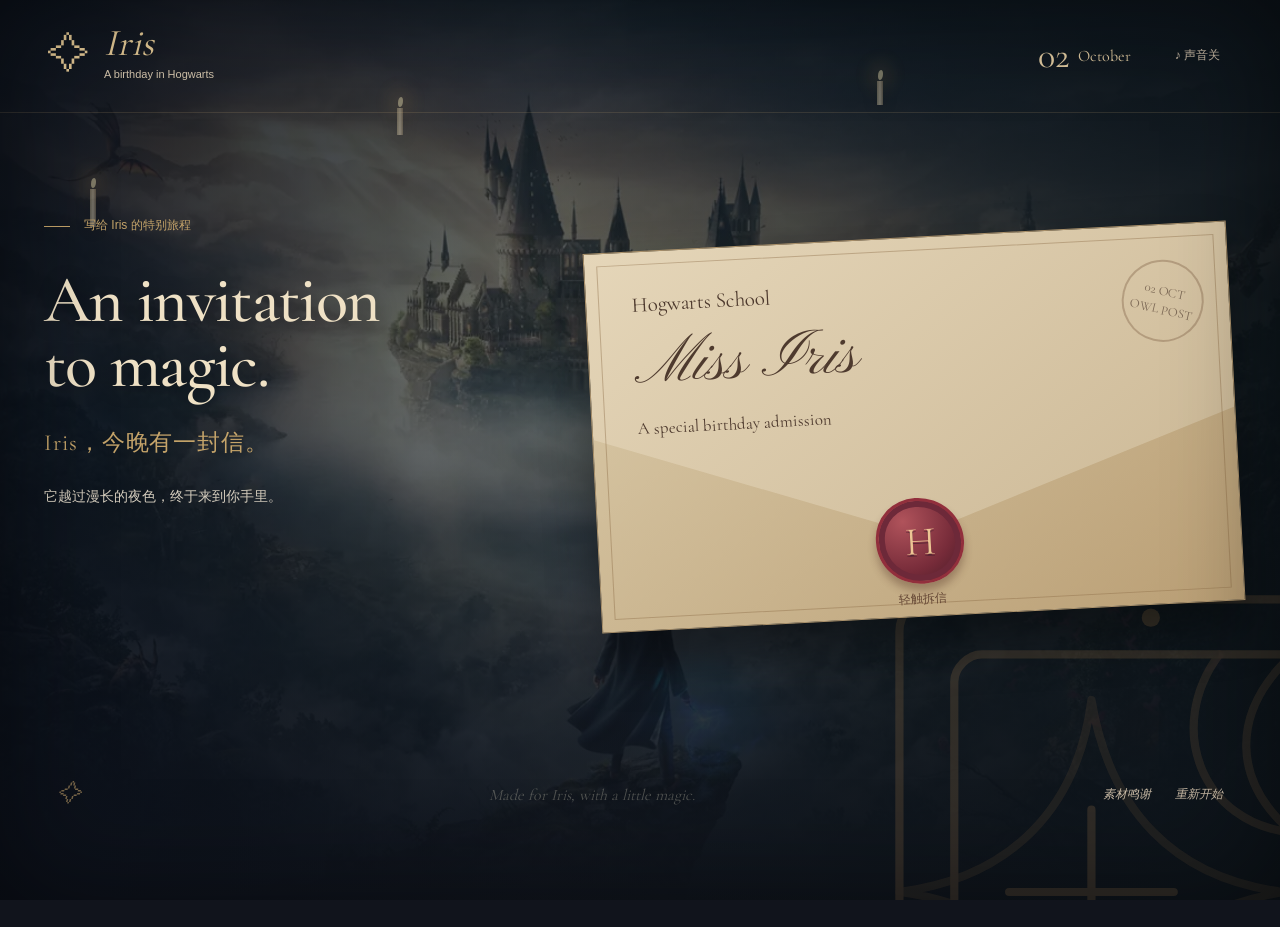
<file: docs/index.html>
<!doctype html>
<html lang="zh-CN">
<head>
  <meta charset="utf-8">
  <meta name="viewport" content="width=device-width, initial-scale=1, viewport-fit=cover">
  <meta name="theme-color" content="#11141c">
  <meta name="description" content="写给 Iris 的一场生日魔法冒险。">
  <title>Iris · A Birthday in Hogwarts</title>
  <link rel="icon" type="image/svg+xml" href="./assets/favicon.svg">
  <link rel="preload" href="./assets/fonts/cormorant.woff2" as="font" type="font/woff2" crossorigin>
  <link rel="stylesheet" href="./handbook.css?v=5">
  <link rel="stylesheet" href="./immersion.css?v=5">
  <link rel="stylesheet" href="./hardware.css?v=7">
  <script src="./vendor/anime.min.js" defer></script>
  <script src="./vendor/Sortable.min.js" defer></script>
  <script src="./quest-data.js?v=3" defer></script>
  <script src="./quest-rules.js?v=3" defer></script>
  <script src="./birthday-content.js?v=5" defer></script>
  <script src="./hardware.js?v=7" defer></script>
  <script src="./immersion.js?v=6" defer></script>
  <script src="./handbook.js?v=6" defer></script>
</head>
<body data-theme="castle">
  <div class="scenery" aria-hidden="true"></div>
  <div class="ambient" aria-hidden="true"></div>
  <div class="floating-candles" aria-hidden="true"><i></i><i></i><i></i><i></i><i></i></div>
  <canvas id="magic-particles" aria-hidden="true"></canvas>
  <header class="site-header"><a class="brand" href="./" aria-label="Iris 魔法手册首页"><span class="brand-sigil">✧</span><span>Iris<small>A birthday in Hogwarts</small></span></a><div class="header-tools"><span class="birthday-date">02 <small>October</small></span><button id="sound-button" class="quiet-button" data-action="sound" aria-pressed="false">♪ 音效关</button></div></header>
  <main id="app"></main>
  <button id="atlas-preview" class="atlas-preview" data-action="map" hidden><span class="folded-mark">⌖</span><span><b>折叠的活点地图</b><small id="target-label"></small></span><span aria-hidden="true">⌄</span></button>
  <footer class="site-footer"><button class="secret-mark quiet-button" data-secret aria-label="手札上的小星星">✧</button><span>Made for Iris, with a little magic.</span><div><button class="quiet-button" data-action="credits">素材鸣谢</button><button class="quiet-button" data-action="reset">重新开始</button></div></footer>
  <nav id="book-nav" class="book-nav" aria-label="魔法手册导航" hidden><button data-action="task"><span>✧</span>任务</button><button data-action="map"><span>⌖</span>地图</button><button data-action="collection"><span>◇</span>收藏 <small id="fragment-count">0 / 6</small></button></nav>
  <dialog id="book-dialog" aria-label="魔法手册"><div id="dialog-body"></div></dialog>
  <div id="toast" role="status" aria-live="polite" hidden></div>
  <audio id="click-sound" src="./assets/interface-click.ogg" preload="none"></audio>
  <noscript><p class="noscript">请启用 JavaScript，魔法手册才能记录你的旅程。</p></noscript>
</body>
</html>
</file>
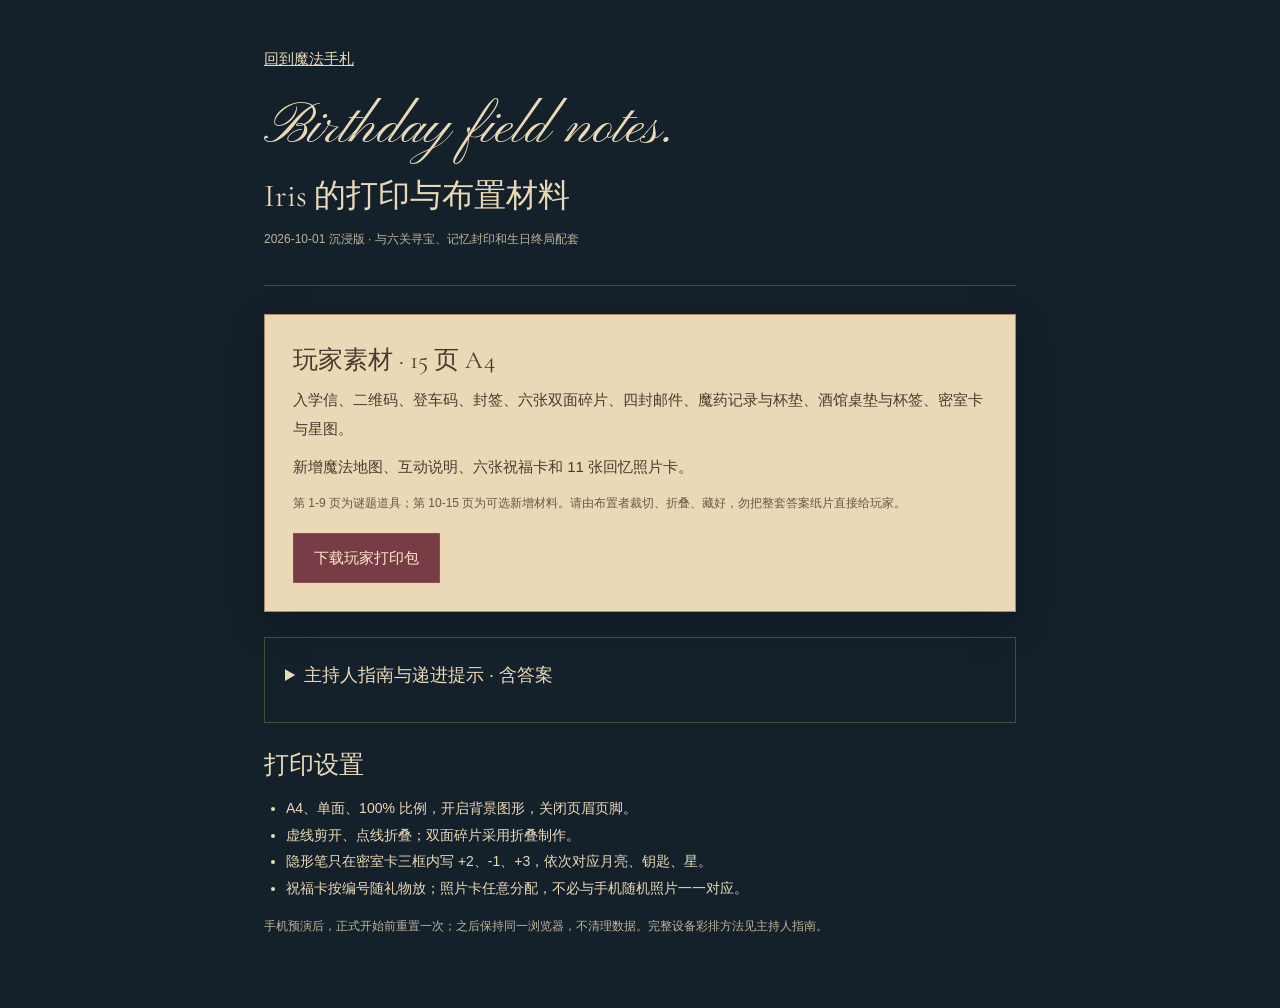
<file: docs/print/index.html>
<!doctype html>
<html lang="zh-CN">
<head><meta charset="utf-8"><meta name="viewport" content="width=device-width,initial-scale=1"><title>Iris · 打印与布置材料</title><meta name="theme-color" content="#14212b"><style>
@font-face{font-family:Cormorant;src:url('../assets/fonts/cormorant.woff2')}@font-face{font-family:Pinyon;src:url('../assets/fonts/pinyon.woff2')}*{box-sizing:border-box}body{margin:0;background:#14212b;color:#ead9b8;font:15px/1.9 'Microsoft YaHei',sans-serif}main{max-width:800px;margin:auto;padding:45px 24px 60px}a{color:inherit}header{border-bottom:1px solid #b79c6655;margin-bottom:28px;padding-bottom:25px}.script{font:56px Pinyon,serif;margin:20px 0 5px}h1{font:32px Cormorant,SimSun,serif;margin:10px 0}h2{font:25px Cormorant,SimSun,serif;margin:0 0 10px}p{margin:10px 0}.paper{background:#ead8b6;color:#4d392e;padding:28px;margin:20px 0;border:1px solid #ac8c5f;box-shadow:0 12px 35px #0004}.download{display:inline-block;text-decoration:none;border:1px solid #8d4e51;background:#783c47;color:#ffedc9;padding:10px 20px;min-height:44px;margin:8px 8px 0 0}.minor{background:transparent;color:#6e4d39;border-color:#b69b75}.note{font-size:12px;opacity:.8}details{margin:25px 0;border:1px solid #b89c6655;padding:20px}summary{cursor:pointer;font-size:18px;min-height:44px}.settings{font-size:14px;padding-left:22px}:focus-visible{outline:2px solid #e5be76;outline-offset:4px}@media(max-width:500px){main{padding:25px 18px}.paper{padding:22px}.script{font-size:46px}.download{display:block;text-align:center;margin-right:0}}
</style></head>
<body><main><header><a href="../">回到魔法手札</a><p class="script">Birthday field notes.</p><h1>Iris 的打印与布置材料</h1><p class="note">2026-10-01 沉浸版 · 与六关寻宝、记忆封印和生日终局配套</p></header>
<section class="paper"><h2>玩家素材 · 15 页 A4</h2><p>入学信、二维码、登车码、封签、六张双面碎片、四封邮件、魔药记录与杯垫、酒馆桌垫与杯签、密室卡与星图。</p><p>新增魔法地图、互动说明、六张祝福卡和 11 张回忆照片卡。</p><p class="note">第 1-9 页为谜题道具；第 10-15 页为可选新增材料。请由布置者裁切、折叠、藏好，勿把整套答案纸片直接给玩家。</p><a class="download" href="./iris-birthday-printables-immersive.pdf" download>下载玩家打印包</a></section>
<details><summary>主持人指南与递进提示 · 含答案</summary><div class="paper"><h2>主持人指南 · 8 页 A4</h2><p>包含真实房间与藏点、印刷页码、完整答案、六关三级提示、硬件备用操作、终局台词和全程彩排清单。</p><p class="note">仅供布置者，不放入游戏现场。</p><a class="download" href="./iris-birthday-organizer-immersive.pdf" download>下载主持人指南</a><a class="download minor" href="./guide.md" download="Iris-现场布置与提示.md">下载可搜索文字版</a></div></details>
<h2>打印设置</h2><ul class="settings"><li>A4、单面、100% 比例，开启背景图形，关闭页眉页脚。</li><li>虚线剪开、点线折叠；双面碎片采用折叠制作。</li><li>隐形笔只在密室卡三框内写 +2、-1、+3，依次对应月亮、钥匙、星。</li><li>祝福卡按编号随礼物放；照片卡任意分配，不必与手机随机照片一一对应。</li></ul><p class="note">手机预演后，正式开始前重置一次；之后保持同一浏览器，不清理数据。完整设备彩排方法见主持人指南。</p></main></body></html>
</file>
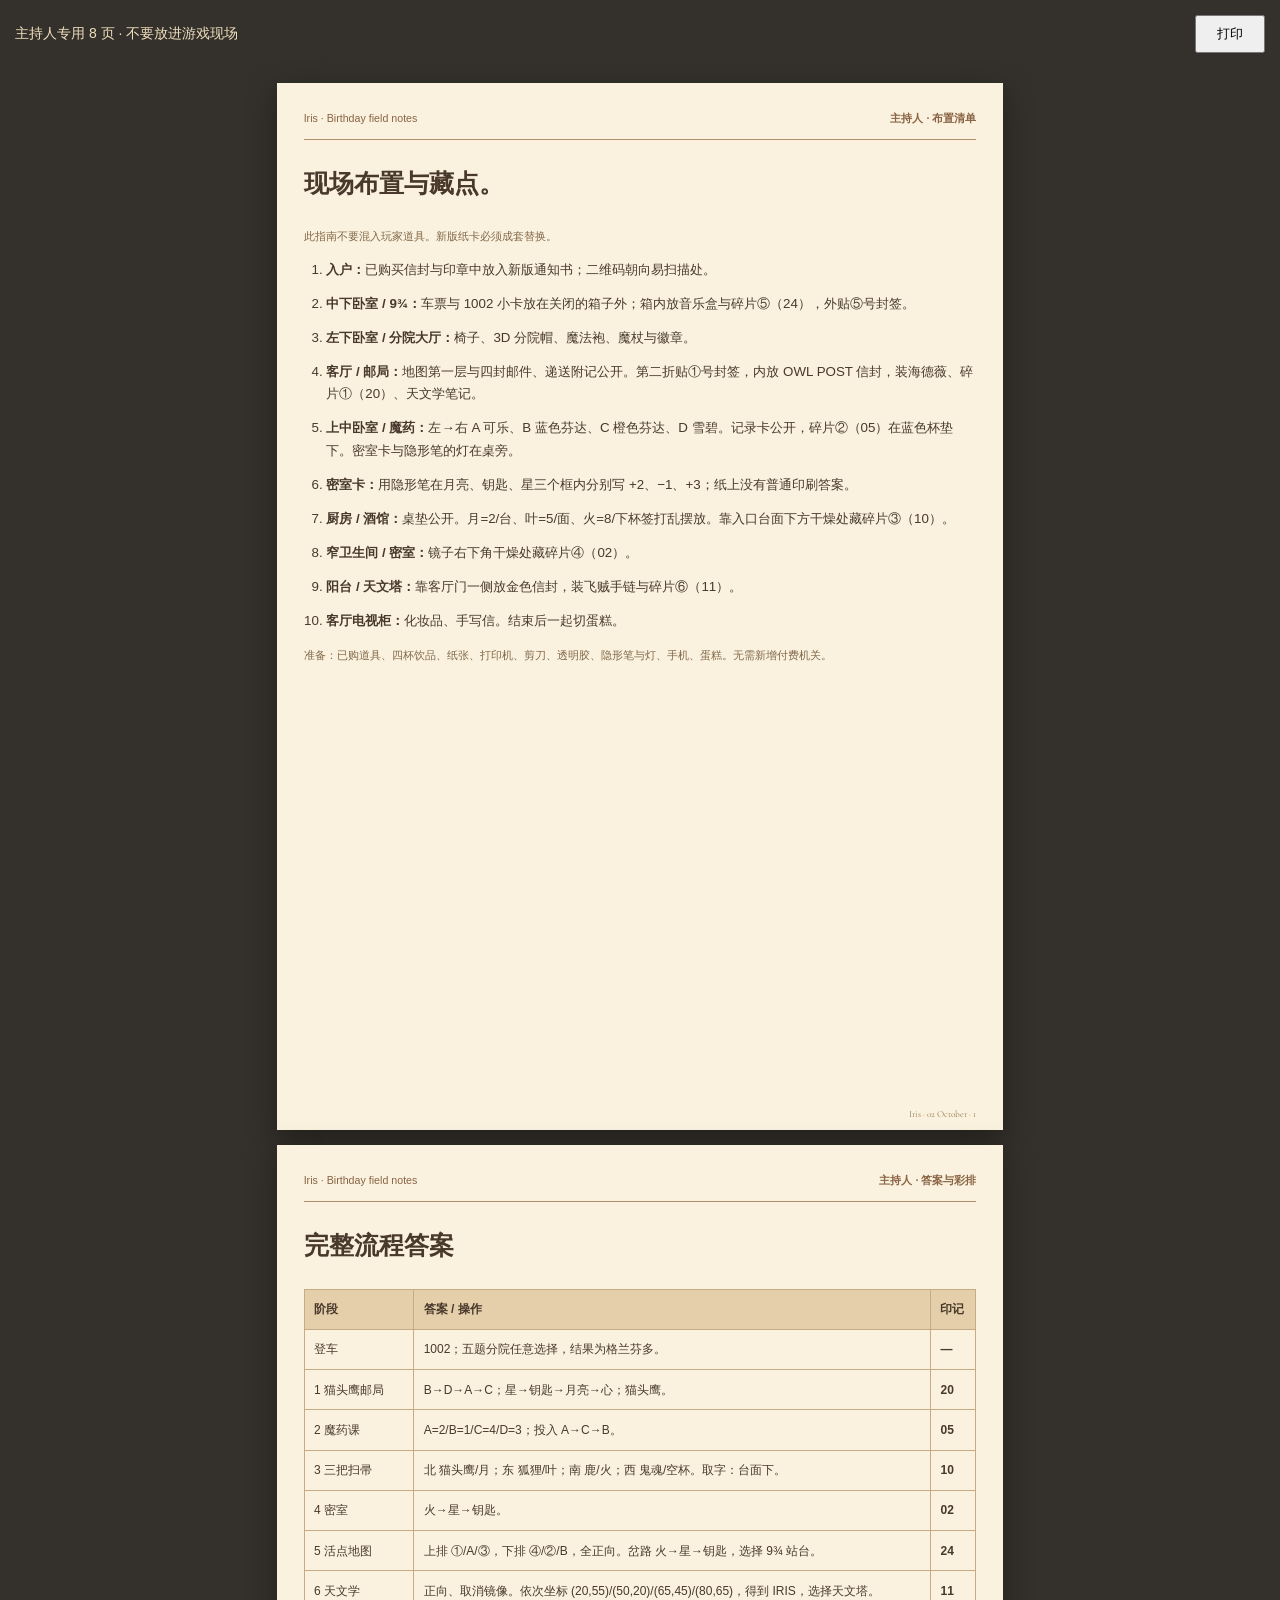
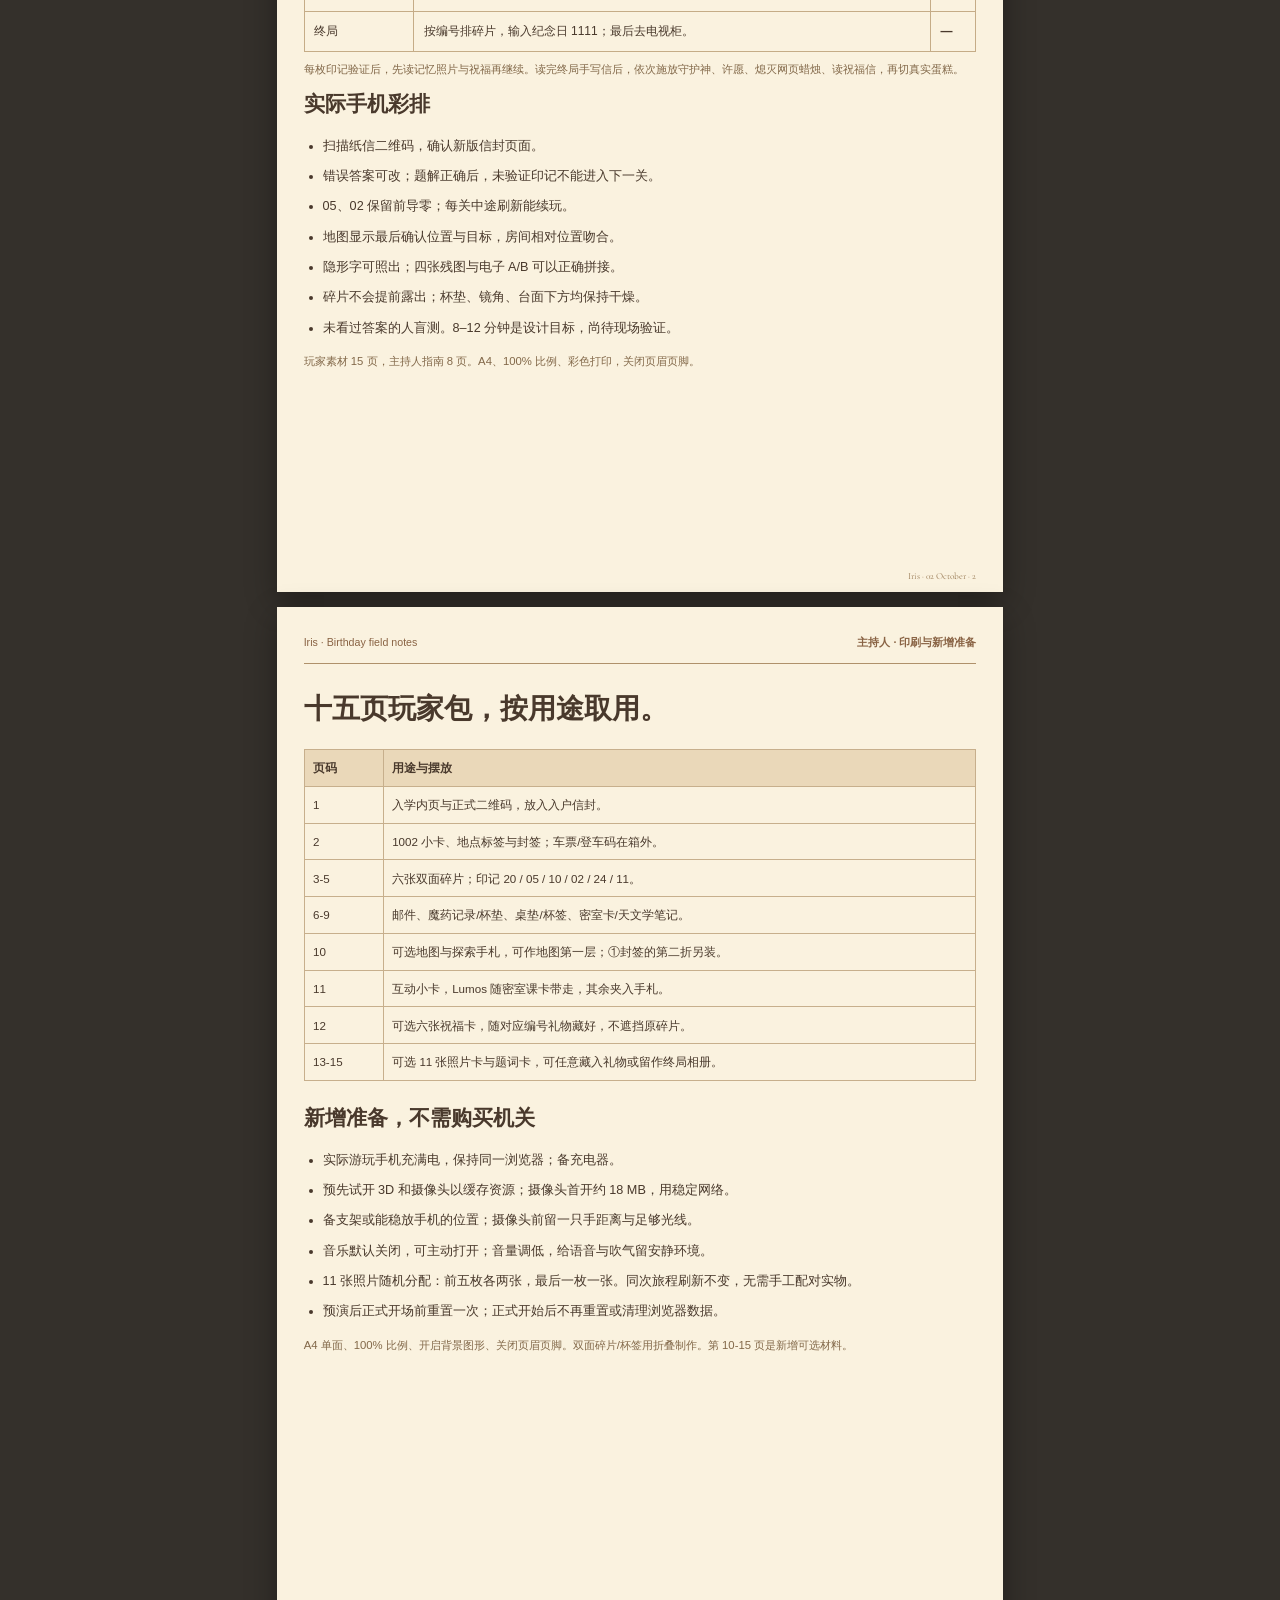
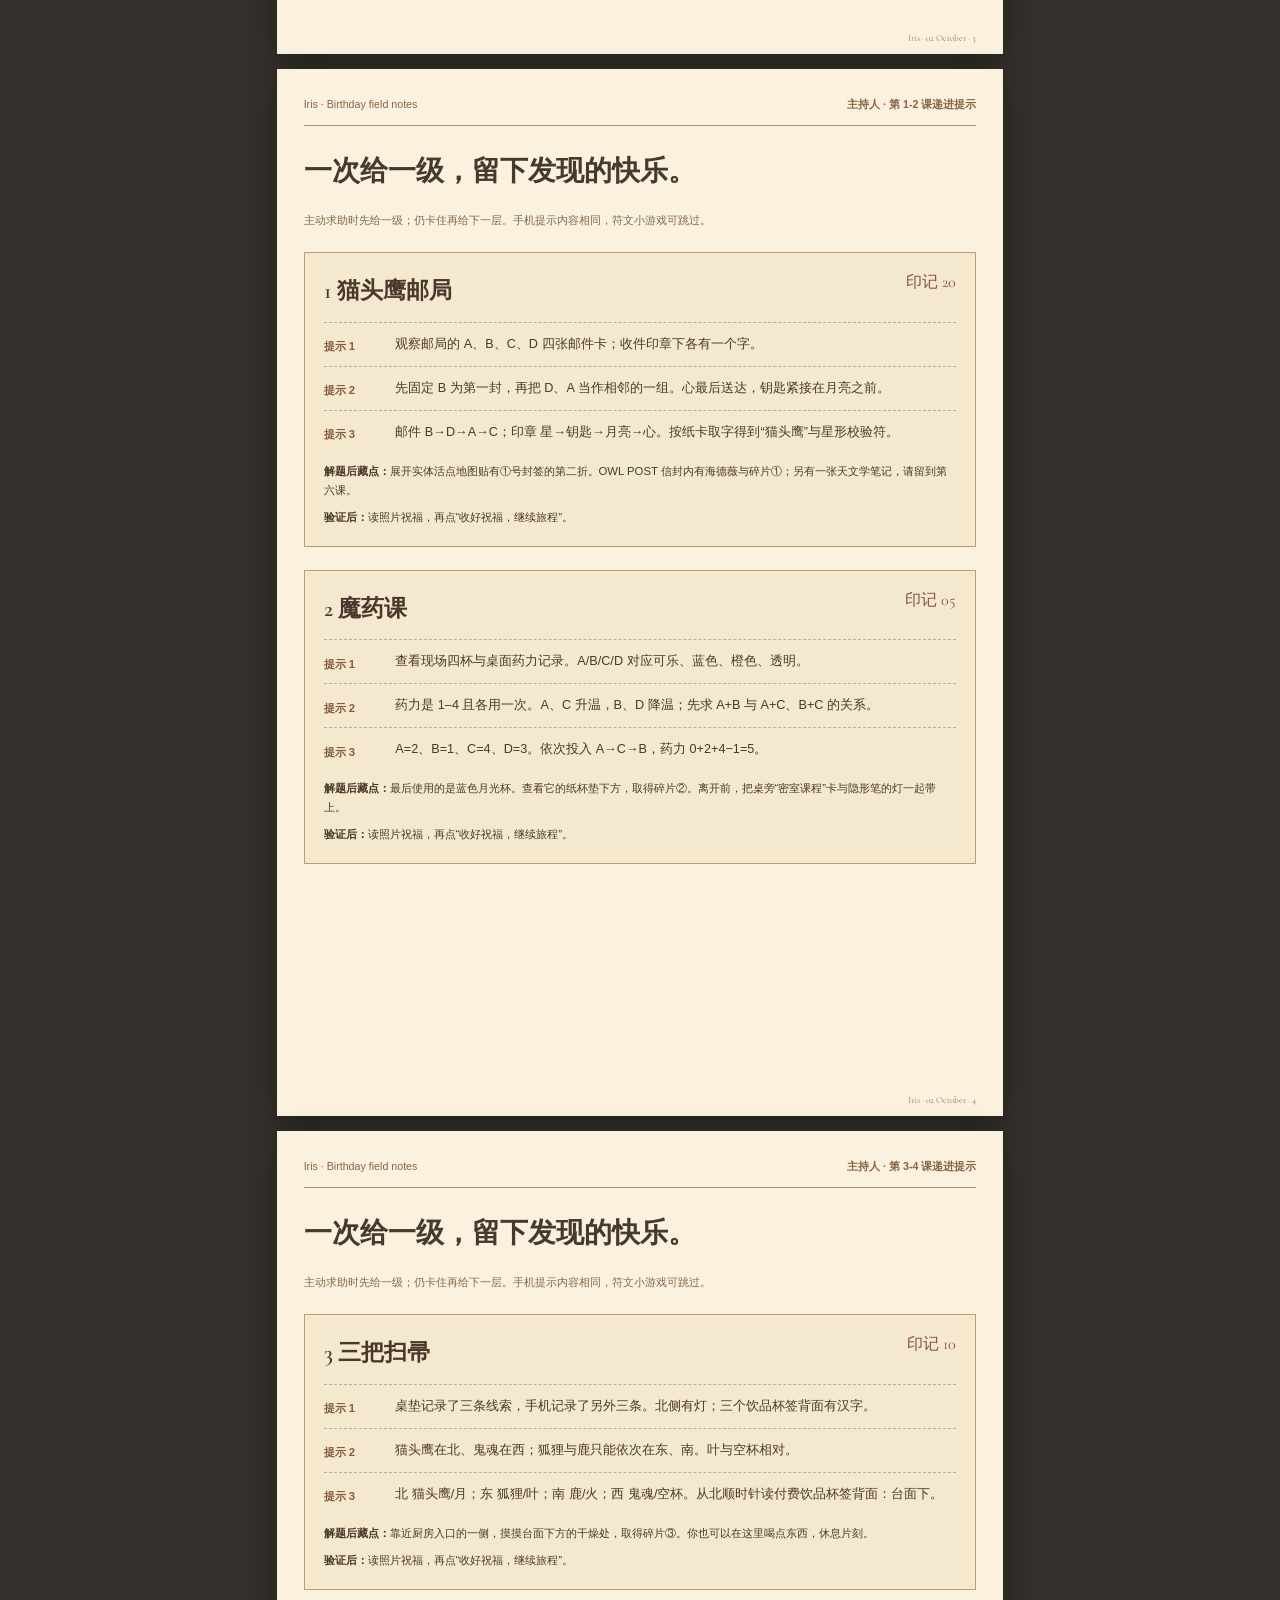
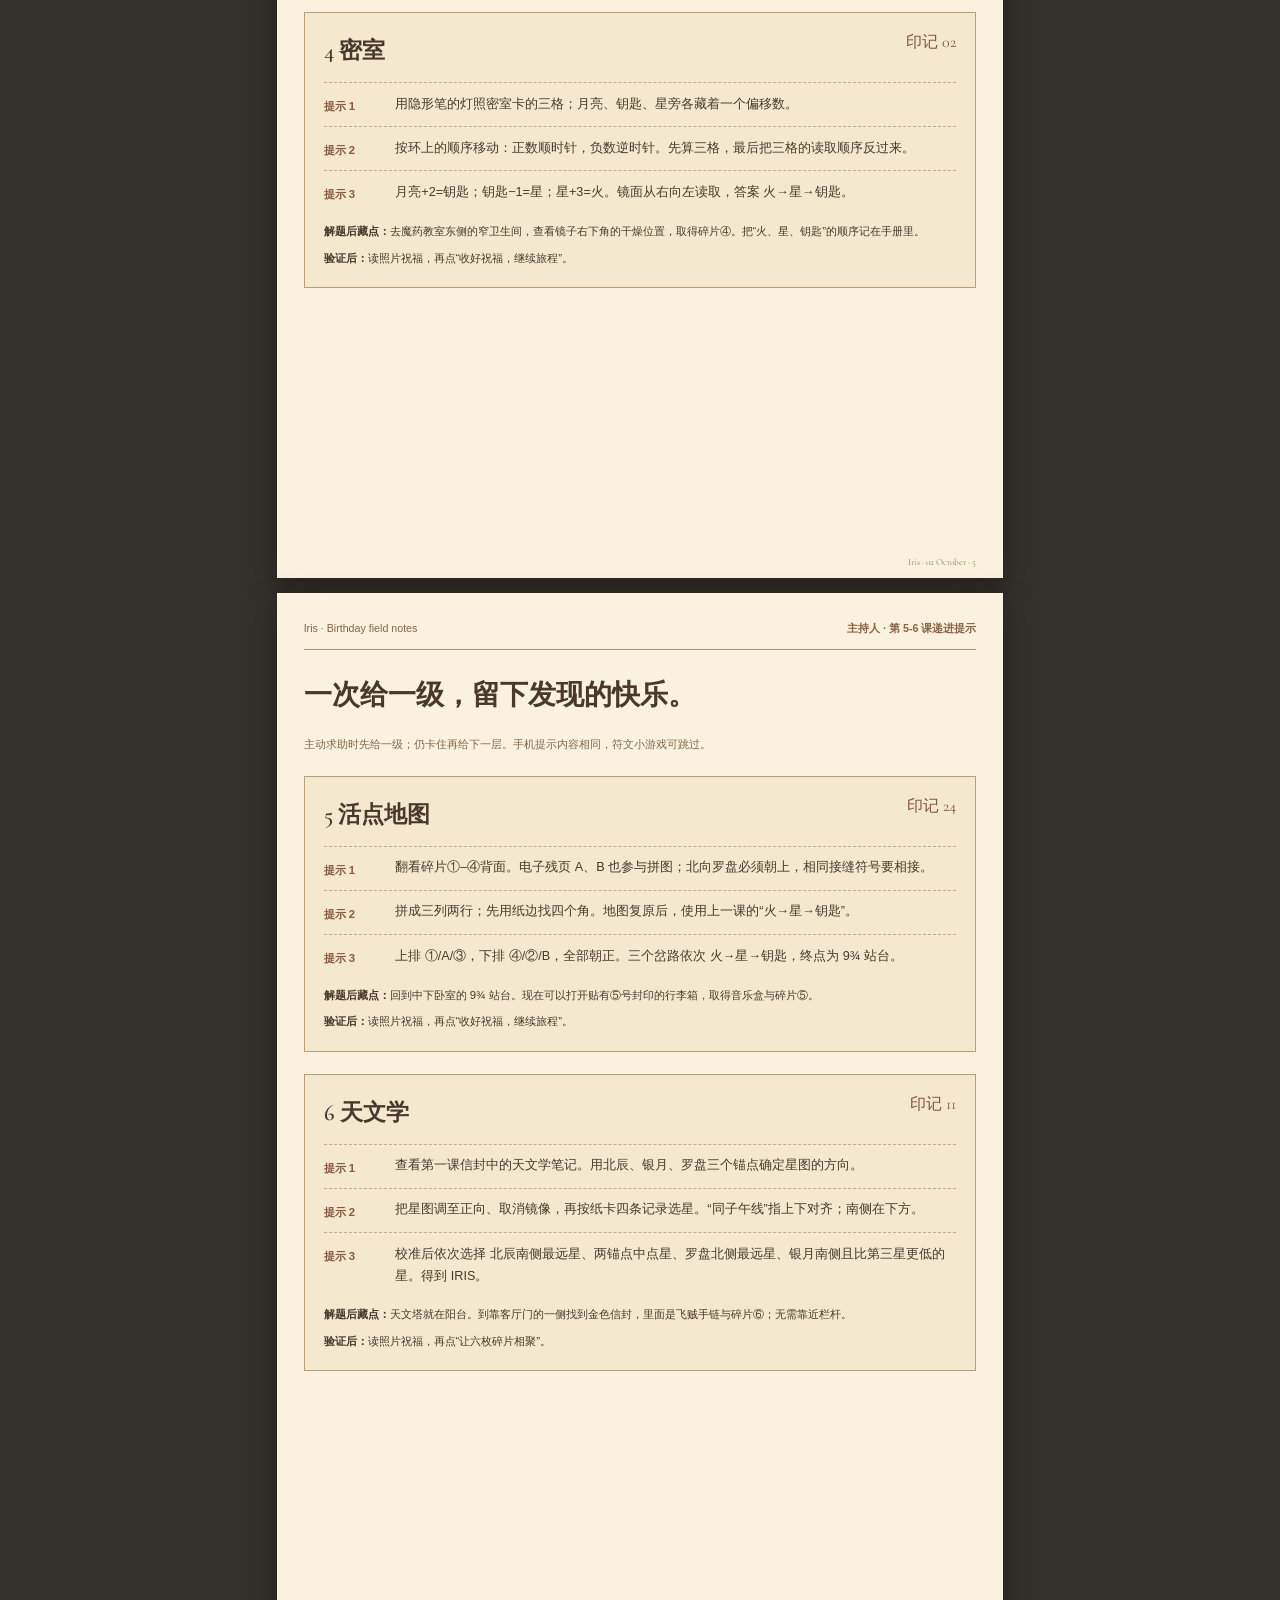
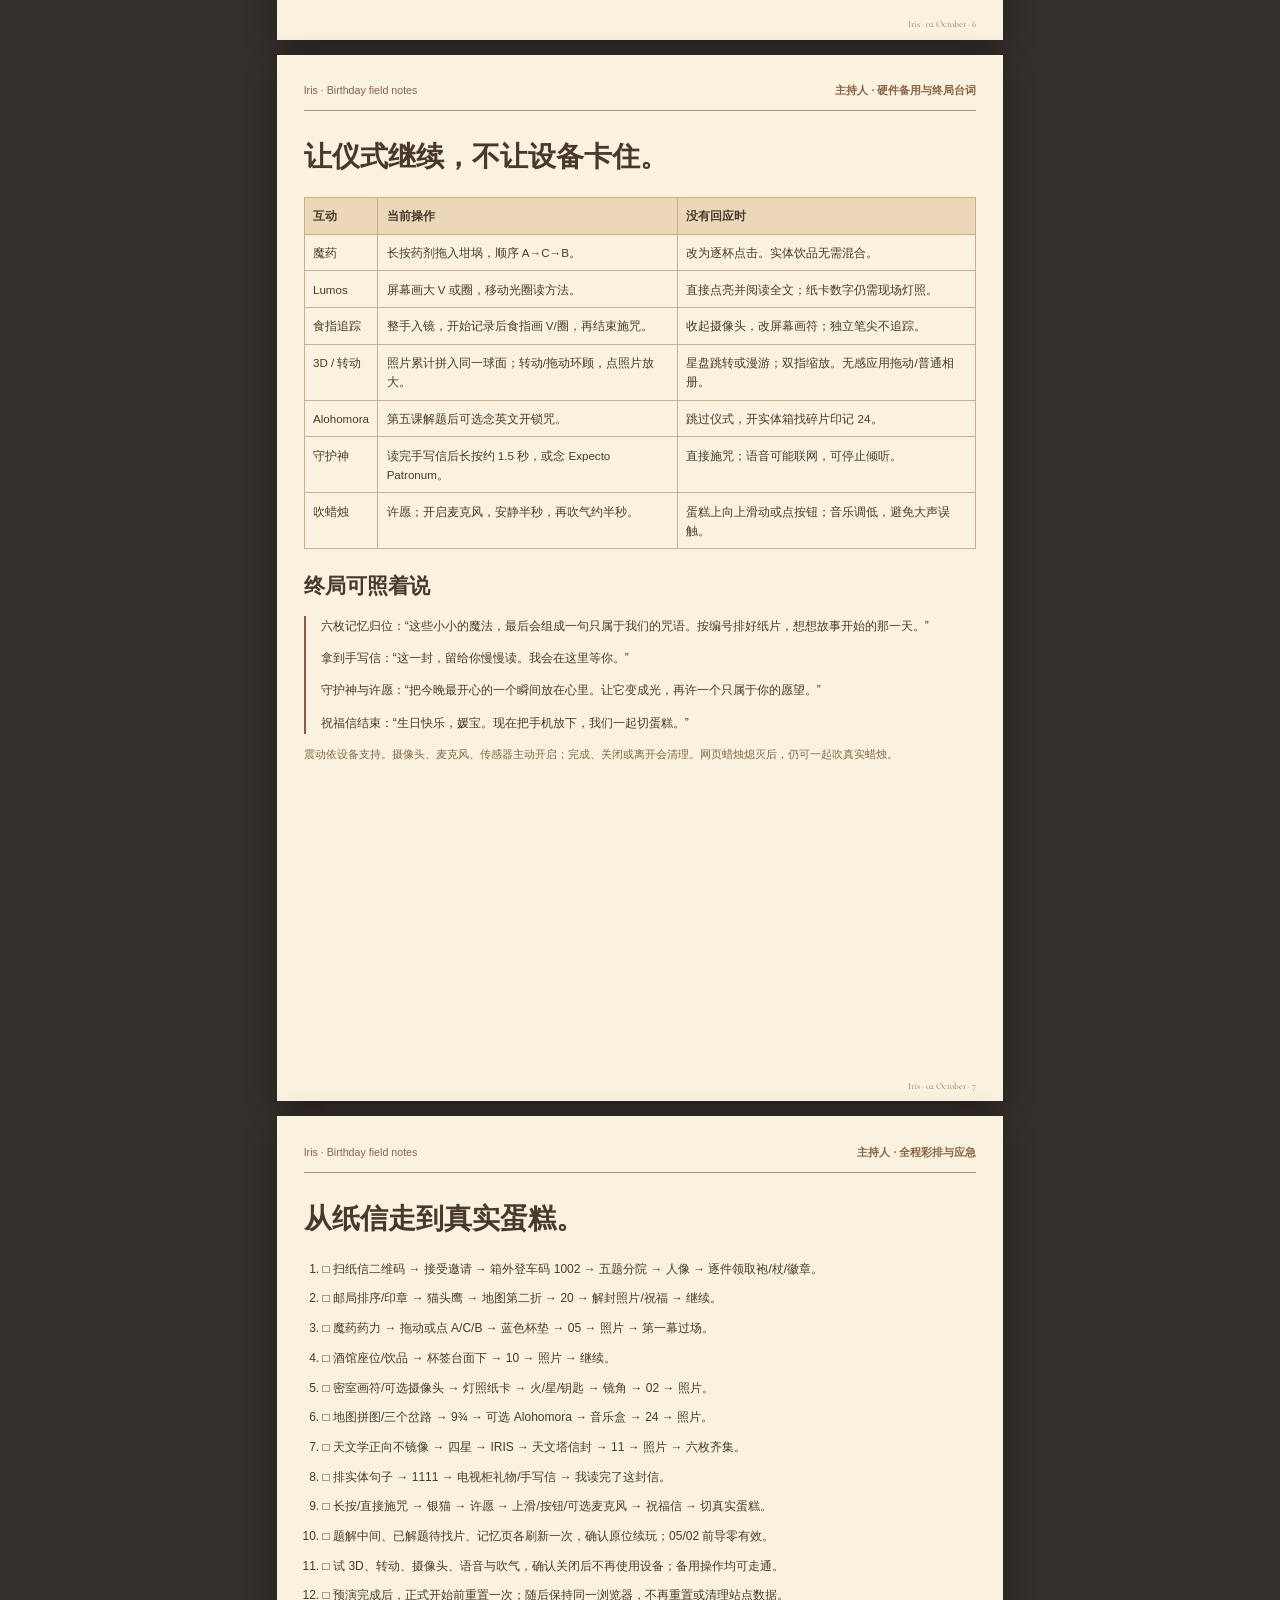
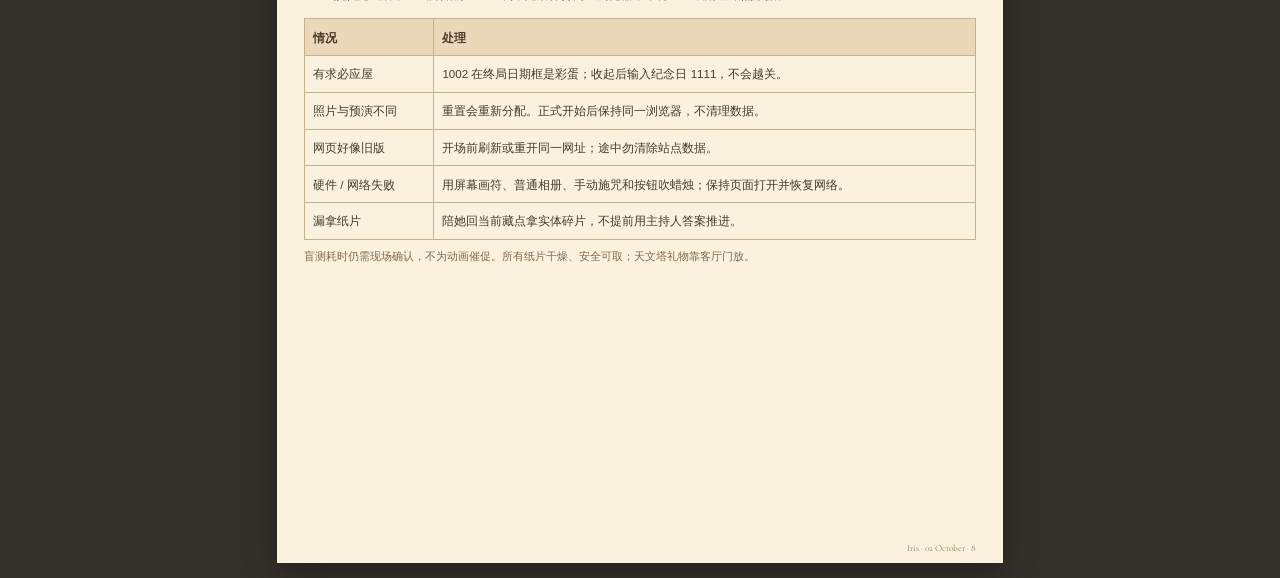
<file: print/organizer.html>
<!doctype html><html lang="zh-CN"><head><meta charset="utf-8"><title>Iris · 主持人指南</title><style>@font-face{font-family:Pinyon;src:url('../docs/assets/fonts/pinyon.ttf')}@font-face{font-family:Cormorant;src:url('../docs/assets/fonts/cormorant.ttf');font-weight:300 700}@page{size:A4;margin:9mm}*{box-sizing:border-box}body{margin:0;background:#34302b;color:#49392c;font:10.5pt/1.7 'Microsoft YaHei',sans-serif}.toolbar{padding:15px;color:#efdfbd;display:flex;justify-content:space-between;align-items:center}.toolbar a{color:inherit}.toolbar button{padding:8px 20px}.sheet{width:192mm;height:277mm;margin:15px auto;padding:7mm;background:#faf2df;break-after:page;position:relative;overflow:hidden;box-shadow:0 10px 30px #0005}.sheet:last-child{break-after:auto}.sheet>header{display:flex;justify-content:space-between;border-bottom:1px solid #af916b;font-size:8pt;padding-bottom:3mm;margin-bottom:6mm;color:#896344}h1{font-size:19pt;font-family:Cormorant,'SimSun',serif;font-weight:600}h2{font-family:Cormorant,'SimSun',serif;font-weight:600;font-size:16pt;margin:0 0 3mm}p{margin:2mm 0}.note{font-size:8.5pt;color:#826849;line-height:1.65}.cut{border:1px dashed #a78960;padding:5mm;background:#f2e3c5}.script{font-family:Pinyon,cursive}.admission{padding:7mm 10mm 5mm;border:2px solid #896742;outline:1px solid #c6aa79;outline-offset:-3mm;background:radial-gradient(#fff7e4,#e6d1a9)}.school{font:600 25pt/1 Cormorant,serif;text-align:center;border-bottom:1px solid #b6996e;padding-bottom:5mm}.school small{font-size:13pt}.salutation{font-size:28pt;color:#793b47;margin:5mm 0}.letter-copy{font-size:23pt;line-height:1.22}.letter-copy p{margin-bottom:4mm}.sign{font-size:22pt;text-align:right;color:#793b47;line-height:1.3}.translation{font-size:8pt;border-top:1px solid #b69b74;padding-top:3mm;margin-top:5mm}.qr{display:flex;align-items:center;gap:5mm;margin-top:4mm;justify-content:center;font-size:9pt}.qr img{width:32mm;height:32mm;padding:1mm;background:white}.qr small{font-size:7pt}.label-grid{display:grid;grid-template-columns:1fr 1fr;gap:5mm;margin-top:5mm}.label-card{text-align:center;min-height:40mm;display:flex;flex-direction:column;justify-content:center}.label-card p{font:italic 13pt Cormorant,serif}.boarding-card{grid-column:span 2;text-align:center;height:48mm}.boarding{display:block;font:600 35pt Cormorant,serif;letter-spacing:.25em;color:#783747}.boarding-card small{font:14pt Cormorant,serif}.fragment-pairs{display:flex;flex-direction:column;gap:12mm;margin-top:6mm}.fragment-pair{display:grid;grid-template-columns:1fr 1fr;height:105mm;border:1px dashed #ad8b5d;background:#eddbb8}.fragment-front{border-right:1px dotted #936c42;display:flex;flex-direction:column;align-items:center;justify-content:center;gap:10mm;padding:7mm;text-align:center}.fragment-front strong{font-size:16pt;font-family:SimSun,serif}.fragment-front span{font-size:35pt;color:#a78658}.fragment-front small{color:#8a6844}.fragment-back{padding:4mm;display:flex;align-items:center;flex-direction:column}.fragment-mark{display:flex;align-items:center;justify-content:space-between;width:100%;padding-bottom:2mm}.fragment-mark strong{font:600 26pt Cormorant,serif;letter-spacing:.12em;color:#793b47}.fragment-mark small{font-size:8pt}.tile-art{display:block;width:64mm;height:69.3mm}.tile-art .map-room rect{fill:#e9d7b5;stroke:#a78c60;stroke-width:2}.tile-art .map-room text{fill:#795d3d;font:18px Cormorant,serif}.map-paper{fill:#e6d2ad}.map-decoration{stroke:#ab8c5c;fill:none}.map-north,.map-entrance{fill:#896644;font:17px Cormorant,serif}.last-fragment-art{font:50pt Cormorant,serif;color:#a1814f;text-align:center;padding-top:12mm}.last-fragment-art p{font:italic 16pt Cormorant,serif}.mail-cards{display:grid;grid-template-columns:1fr 1fr;gap:5mm}.mail-card{height:80mm;padding:5mm}.mail-heading{display:flex;align-items:center;gap:6mm}.mail-heading strong{font:35pt Cormorant,serif;color:#793b47}.mail-heading span{font:italic 14pt Cormorant,serif}.mail-code{display:flex;justify-content:space-between;text-align:center;margin:5mm 0}.mail-code b{display:block;font-size:23pt;line-height:1.2}.mail-code small{display:block;font-size:8pt}.mail-code em{display:block;font:16pt SimSun,serif;padding-top:3mm}.mail-card>p{font:italic 12pt Cormorant,serif;text-align:center}.dispatch-note{margin-top:7mm}.potion-record{padding:7mm}.equations{text-align:center;font:23pt/1.4 Cormorant,serif;margin:4mm 0}.coasters{display:grid;grid-template-columns:1fr 1fr;gap:6mm;justify-items:center;margin:8mm 0}.coaster{width:64mm;height:64mm;border-radius:50%;display:flex;flex-direction:column;align-items:center;justify-content:space-around;padding:4mm;text-align:center}.coaster strong{font-size:30pt;line-height:1}.coaster span{font-size:10pt}.coaster small{font-size:9pt}.placemat{padding:6mm;text-align:center}.placemat h2{font-size:28pt}.table-compass{margin:3mm auto;width:90mm;font-size:11pt}.table-compass>div{display:flex;align-items:center;justify-content:space-around}.table-compass b{display:flex;flex-direction:column;justify-content:center;width:45mm;height:45mm;border-radius:50%;background:#e0c69a;font-size:35pt;line-height:1.2}.table-compass small{font:9pt 'Microsoft YaHei',sans-serif}.placemat p{text-align:left;margin:2mm 0}.price-tags{display:flex;gap:5mm;margin-top:5mm}.price-tag{width:56mm;border:1px dashed #a88960;height:56mm;background:#f0e0bf;display:grid;grid-template-rows:1fr 1fr;text-align:center}.price-tag>div{display:flex;flex-direction:column;justify-content:center}.price-tag strong{font-size:13pt}.price-tag span{font:14pt Cormorant,serif}.tag-back{border-top:1px dotted #a88960;transform:rotate(180deg);font-size:19pt}.uv-card{padding:6mm;margin-bottom:8mm}.uv-card h2{font-size:19pt}.uv-card p{font-size:9pt}.uv-boxes{display:flex;gap:4mm;margin:5mm 0}.uv-boxes>div{width:33.3%;border:1px solid #b69b75;height:34mm;text-align:center;padding:3mm}.uv-boxes strong{font-size:12pt}.uv-boxes span{display:block;height:18mm}.astronomy-note{padding:6mm}.astronomy-note h2{font-size:20pt}.astronomy-columns{display:grid;grid-template-columns:1.05fr 1fr;gap:5mm;align-items:center}.paper-sky{width:100%}.astronomy-columns ol{padding-left:5mm;margin:0;font-size:9pt;line-height:1.8}.astronomy-columns li{margin-bottom:3mm}.setup{padding-left:6mm;font-size:10pt;line-height:1.7}.setup li{margin-bottom:3mm}.answer-table{width:100%;border-collapse:collapse;font-size:9pt}.answer-table th,.answer-table td{border:1px solid #c5ac87;padding:2.5mm;text-align:left;vertical-align:top}.answer-table th{background:#e4cfaa}.answer-table td:first-child{width:29mm}.answer-table td:last-child{width:12mm;font-weight:700}.checks{padding-left:5mm;font-size:9.5pt;line-height:1.8}.checks li{margin-bottom:2mm}@media print{body{background:white}.toolbar{display:none}.sheet{margin:0;box-shadow:none}}.coaster{width:70mm;height:70mm}.coaster span{transform:translateY(-2mm)}.equations-grid{display:grid;grid-template-columns:1fr 1fr;text-align:center;font:23pt/1.4 Cormorant,serif;margin:4mm 0}body{counter-reset:folio}.sheet{counter-increment:folio}.sheet:after{content:'Iris · 02 October · ' counter(folio);position:absolute;bottom:2.5mm;right:7mm;font:7pt Cormorant,serif;color:#987a54}.supplement{padding-bottom:10mm}.field-map{padding:4mm}.map-title{text-align:center;font-size:24pt;margin:0 0 2mm}.field-map .home-map{display:block;width:100%;height:116mm}.field-map .map-room rect{fill:#ead8b7;stroke:#aa8a62;stroke-width:2}.field-map .map-room text{fill:#765536;font:21px Cormorant,'SimSun',serif}.field-map>p:not(.map-title){font-size:8pt;text-align:center}.quest-passport{margin-top:6mm;padding:5mm}.passport-grid{display:grid;grid-template-columns:repeat(3,1fr);gap:4mm;margin:5mm 0}.passport-grid div{display:flex;gap:3mm;align-items:center;font-size:9pt}.passport-grid b{font:15pt Cormorant,serif}.quest-passport>p{font-size:9pt}.ritual-grid{display:grid;grid-template-columns:1fr 1fr;gap:5mm}.ritual-card{height:101mm;padding:5mm;display:flex;flex-direction:column}.ritual-card h2{font-size:14pt;line-height:1.35;min-height:11mm}.ritual-card p{font-size:9pt;line-height:1.8}.ritual-card small{margin-top:auto;font-size:8pt;color:#865e46}.ritual-glyph{text-align:center;font:25pt Cormorant,serif;color:#8b6447;line-height:1.2;margin:2mm 0}.gentle-note{text-align:center;border-top:1px solid #b59b76;padding-top:4mm;margin-top:5mm}.gentle-note h2{font:italic 18pt Cormorant,serif}.gentle-note p{font-size:8.5pt}.wish-grid{display:grid;grid-template-columns:1fr 1fr;gap:5mm;margin-top:5mm}.wish-card{height:73mm;padding:4mm;position:relative;background:linear-gradient(135deg,#f4e6c8,#e7d1ab)}.wish-card>span{font:18pt Cormorant,serif;color:#895047}.wish-card h2{font-size:13pt;margin:2mm 0}.wish-card p{font-size:8.7pt;line-height:1.8}.wish-card small{position:absolute;bottom:4mm;right:4mm;font:italic 10pt Cormorant,serif;color:#927453}.photo-print-grid{display:grid;grid-template-columns:1fr 1fr;gap:7mm;margin-top:5mm}.photo-print{height:111mm;margin:0;padding:4mm;background:#fff8e9;display:flex;flex-direction:column}.photo-print img{width:100%;height:85mm;object-fit:contain;background:#ede4d4}.photo-print figcaption{text-align:center;font-size:9pt;line-height:1.45;padding-top:3mm}.photo-print figcaption small{font:10pt Cormorant,serif;display:block;color:#8e694c}.photo-dedication{justify-content:center;align-items:center;text-align:center;border:3px double #a68a66}.photo-dedication .script{font-size:43pt;line-height:1.2;color:#824b4b}.photo-dedication>p:not(.script){font-size:13pt;line-height:2}.photo-dedication small{font:13pt Cormorant,serif;margin-top:6mm}.guide-table{width:100%;border-collapse:collapse;font-size:8.7pt;line-height:1.65}.guide-table td,.guide-table th{border:1px solid #c7af8c;padding:2.2mm;text-align:left;vertical-align:top}.guide-table th{background:#ead8b9}.guide-table td:first-child{white-space:nowrap}.supplement>h1{margin:4mm 0;font-size:21pt}.supplement>h2{margin-top:5mm}.host-hint{margin:6mm 0;padding:5mm;border:1px solid #b99d76;background:#f4e8ce}.host-hint h2{font-size:17pt;display:flex;justify-content:space-between}.host-hint h2 span{font:12pt Cormorant,serif;color:#875246}.host-hint>div{display:grid;grid-template-columns:16mm 1fr;gap:3mm;border-top:1px dashed #c3ab8b;padding:2.5mm 0;font-size:9.5pt;line-height:1.8}.host-hint>div>b{font-size:8.5pt;padding-top:1mm;color:#875a41}.host-hint p{margin:0}.hint-reveal{font-size:8.5pt!important;line-height:1.7;padding-top:2mm}.host-script{border-left:2px solid #8a5b48;padding-left:4mm;font-size:9pt;line-height:1.75}.host-script p{margin-bottom:3mm}.rehearsal-list{padding-left:5mm;font-size:9pt;line-height:1.75}.rehearsal-list li{margin-bottom:2.3mm}</style></head><body><div class="toolbar"><span>主持人专用 8 页 · 不要放进游戏现场</span><button onclick="window.print()">打印</button></div><section class="sheet"><header><span>Iris · Birthday field notes</span><b>主持人 · 布置清单</b></header><h1>现场布置与藏点。</h1><p class="note">此指南不要混入玩家道具。新版纸卡必须成套替换。</p><ol class="setup"><li><b>入户：</b>已购买信封与印章中放入新版通知书；二维码朝向易扫描处。</li><li><b>中下卧室 / 9¾：</b>车票与 1002 小卡放在关闭的箱子外；箱内放音乐盒与碎片⑤（24），外贴⑤号封签。</li><li><b>左下卧室 / 分院大厅：</b>椅子、3D 分院帽、魔法袍、魔杖与徽章。</li><li><b>客厅 / 邮局：</b>地图第一层与四封邮件、递送附记公开。第二折贴①号封签，内放 OWL POST 信封，装海德薇、碎片①（20）、天文学笔记。</li><li><b>上中卧室 / 魔药：</b>左→右 A 可乐、B 蓝色芬达、C 橙色芬达、D 雪碧。记录卡公开，碎片②（05）在蓝色杯垫下。密室卡与隐形笔的灯在桌旁。</li><li><b>密室卡：</b>用隐形笔在月亮、钥匙、星三个框内分别写 +2、−1、+3；纸上没有普通印刷答案。</li><li><b>厨房 / 酒馆：</b>桌垫公开。月=2/台、叶=5/面、火=8/下杯签打乱摆放。靠入口台面下方干燥处藏碎片③（10）。</li><li><b>窄卫生间 / 密室：</b>镜子右下角干燥处藏碎片④（02）。</li><li><b>阳台 / 天文塔：</b>靠客厅门一侧放金色信封，装飞贼手链与碎片⑥（11）。</li><li><b>客厅电视柜：</b>化妆品、手写信。结束后一起切蛋糕。</li></ol><p class="note">准备：已购道具、四杯饮品、纸张、打印机、剪刀、透明胶、隐形笔与灯、手机、蛋糕。无需新增付费机关。</p></section><section class="sheet"><header><span>Iris · Birthday field notes</span><b>主持人 · 答案与彩排</b></header><h1>完整流程答案</h1><table class="answer-table"><thead><tr><th>阶段</th><th>答案 / 操作</th><th>印记</th></tr></thead><tbody><tr><td>登车</td><td>1002；五题分院任意选择，结果为格兰芬多。</td><td>—</td></tr><tr><td>1 猫头鹰邮局</td><td>B→D→A→C；星→钥匙→月亮→心；猫头鹰。</td><td>20</td></tr><tr><td>2 魔药课</td><td>A=2/B=1/C=4/D=3；投入 A→C→B。</td><td>05</td></tr><tr><td>3 三把扫帚</td><td>北 猫头鹰/月；东 狐狸/叶；南 鹿/火；西 鬼魂/空杯。取字：台面下。</td><td>10</td></tr><tr><td>4 密室</td><td>火→星→钥匙。</td><td>02</td></tr><tr><td>5 活点地图</td><td>上排 ①/A/③，下排 ④/②/B，全正向。岔路 火→星→钥匙，选择 9¾ 站台。</td><td>24</td></tr><tr><td>6 天文学</td><td>正向、取消镜像。依次坐标 (20,55)/(50,20)/(65,45)/(80,65)，得到 IRIS，选择天文塔。</td><td>11</td></tr><tr><td>终局</td><td>按编号排碎片，输入纪念日 1111；最后去电视柜。</td><td>—</td></tr></tbody></table><p class="note">每枚印记验证后，先读记忆照片与祝福再继续。读完终局手写信后，依次施放守护神、许愿、熄灭网页蜡烛、读祝福信，再切真实蛋糕。</p><h2>实际手机彩排</h2><ul class="checks"><li>扫描纸信二维码，确认新版信封页面。</li><li>错误答案可改；题解正确后，未验证印记不能进入下一关。</li><li>05、02 保留前导零；每关中途刷新能续玩。</li><li>地图显示最后确认位置与目标，房间相对位置吻合。</li><li>隐形字可照出；四张残图与电子 A/B 可以正确拼接。</li><li>碎片不会提前露出；杯垫、镜角、台面下方均保持干燥。</li><li>未看过答案的人盲测。8–12 分钟是设计目标，尚待现场验证。</li></ul><p class="note">玩家素材 15 页，主持人指南 8 页。A4、100% 比例、彩色打印，关闭页眉页脚。</p></section><section class="sheet supplement"><header><span>Iris · Birthday field notes</span><b>主持人 · 印刷与新增准备</b></header><h1>十五页玩家包，按用途取用。</h1><table class="guide-table"><thead><tr><th>页码</th><th>用途与摆放</th></tr></thead><tbody><tr><td>1</td><td>入学内页与正式二维码，放入入户信封。</td></tr><tr><td>2</td><td>1002 小卡、地点标签与封签；车票/登车码在箱外。</td></tr><tr><td>3-5</td><td>六张双面碎片；印记 20 / 05 / 10 / 02 / 24 / 11。</td></tr><tr><td>6-9</td><td>邮件、魔药记录/杯垫、桌垫/杯签、密室卡/天文学笔记。</td></tr><tr><td>10</td><td>可选地图与探索手札，可作地图第一层；①封签的第二折另装。</td></tr><tr><td>11</td><td>互动小卡，Lumos 随密室课卡带走，其余夹入手札。</td></tr><tr><td>12</td><td>可选六张祝福卡，随对应编号礼物藏好，不遮挡原碎片。</td></tr><tr><td>13-15</td><td>可选 11 张照片卡与题词卡，可任意藏入礼物或留作终局相册。</td></tr></tbody></table><h2>新增准备，不需购买机关</h2><ul class="checks"><li>实际游玩手机充满电，保持同一浏览器；备充电器。</li><li>预先试开 3D 和摄像头以缓存资源；摄像头首开约 18 MB，用稳定网络。</li><li>备支架或能稳放手机的位置；摄像头前留一只手距离与足够光线。</li><li>音乐默认关闭，可主动打开；音量调低，给语音与吹气留安静环境。</li><li>11 张照片随机分配：前五枚各两张，最后一枚一张。同次旅程刷新不变，无需手工配对实物。</li><li>预演后正式开场前重置一次；正式开始后不再重置或清理浏览器数据。</li></ul><p class="note">A4 单面、100% 比例、开启背景图形、关闭页眉页脚。双面碎片/杯签用折叠制作。第 10-15 页是新增可选材料。</p></section><section class="sheet supplement"><header><span>Iris · Birthday field notes</span><b>主持人 · 第 1-2 课递进提示</b></header><h1>一次给一级，留下发现的快乐。</h1><p class="note">主动求助时先给一级；仍卡住再给下一层。手机提示内容相同，符文小游戏可跳过。</p><article class="host-hint"><h2>1 猫头鹰邮局<span>印记 20</span></h2><div><b>提示 1</b><p>观察邮局的 A、B、C、D 四张邮件卡；收件印章下各有一个字。</p></div><div><b>提示 2</b><p>先固定 B 为第一封，再把 D、A 当作相邻的一组。心最后送达，钥匙紧接在月亮之前。</p></div><div><b>提示 3</b><p>邮件 B→D→A→C；印章 星→钥匙→月亮→心。按纸卡取字得到“猫头鹰”与星形校验符。</p></div><p class="hint-reveal"><b>解题后藏点：</b>展开实体活点地图贴有①号封签的第二折。OWL POST 信封内有海德薇与碎片①；另有一张天文学笔记，请留到第六课。</p><p class="hint-reveal"><b>验证后：</b>读照片祝福，再点“收好祝福，继续旅程”。</p></article><article class="host-hint"><h2>2 魔药课<span>印记 05</span></h2><div><b>提示 1</b><p>查看现场四杯与桌面药力记录。A/B/C/D 对应可乐、蓝色、橙色、透明。</p></div><div><b>提示 2</b><p>药力是 1–4 且各用一次。A、C 升温，B、D 降温；先求 A+B 与 A+C、B+C 的关系。</p></div><div><b>提示 3</b><p>A=2、B=1、C=4、D=3。依次投入 A→C→B，药力 0+2+4−1=5。</p></div><p class="hint-reveal"><b>解题后藏点：</b>最后使用的是蓝色月光杯。查看它的纸杯垫下方，取得碎片②。离开前，把桌旁“密室课程”卡与隐形笔的灯一起带上。</p><p class="hint-reveal"><b>验证后：</b>读照片祝福，再点“收好祝福，继续旅程”。</p></article></section><section class="sheet supplement"><header><span>Iris · Birthday field notes</span><b>主持人 · 第 3-4 课递进提示</b></header><h1>一次给一级，留下发现的快乐。</h1><p class="note">主动求助时先给一级；仍卡住再给下一层。手机提示内容相同，符文小游戏可跳过。</p><article class="host-hint"><h2>3 三把扫帚<span>印记 10</span></h2><div><b>提示 1</b><p>桌垫记录了三条线索，手机记录了另外三条。北侧有灯；三个饮品杯签背面有汉字。</p></div><div><b>提示 2</b><p>猫头鹰在北、鬼魂在西；狐狸与鹿只能依次在东、南。叶与空杯相对。</p></div><div><b>提示 3</b><p>北 猫头鹰/月；东 狐狸/叶；南 鹿/火；西 鬼魂/空杯。从北顺时针读付费饮品杯签背面：台面下。</p></div><p class="hint-reveal"><b>解题后藏点：</b>靠近厨房入口的一侧，摸摸台面下方的干燥处，取得碎片③。你也可以在这里喝点东西，休息片刻。</p><p class="hint-reveal"><b>验证后：</b>读照片祝福，再点“收好祝福，继续旅程”。</p></article><article class="host-hint"><h2>4 密室<span>印记 02</span></h2><div><b>提示 1</b><p>用隐形笔的灯照密室卡的三格；月亮、钥匙、星旁各藏着一个偏移数。</p></div><div><b>提示 2</b><p>按环上的顺序移动：正数顺时针，负数逆时针。先算三格，最后把三格的读取顺序反过来。</p></div><div><b>提示 3</b><p>月亮+2=钥匙；钥匙−1=星；星+3=火。镜面从右向左读取，答案 火→星→钥匙。</p></div><p class="hint-reveal"><b>解题后藏点：</b>去魔药教室东侧的窄卫生间，查看镜子右下角的干燥位置，取得碎片④。把“火、星、钥匙”的顺序记在手册里。</p><p class="hint-reveal"><b>验证后：</b>读照片祝福，再点“收好祝福，继续旅程”。</p></article></section><section class="sheet supplement"><header><span>Iris · Birthday field notes</span><b>主持人 · 第 5-6 课递进提示</b></header><h1>一次给一级，留下发现的快乐。</h1><p class="note">主动求助时先给一级；仍卡住再给下一层。手机提示内容相同，符文小游戏可跳过。</p><article class="host-hint"><h2>5 活点地图<span>印记 24</span></h2><div><b>提示 1</b><p>翻看碎片①–④背面。电子残页 A、B 也参与拼图；北向罗盘必须朝上，相同接缝符号要相接。</p></div><div><b>提示 2</b><p>拼成三列两行；先用纸边找四个角。地图复原后，使用上一课的“火→星→钥匙”。</p></div><div><b>提示 3</b><p>上排 ①/A/③，下排 ④/②/B，全部朝正。三个岔路依次 火→星→钥匙，终点为 9¾ 站台。</p></div><p class="hint-reveal"><b>解题后藏点：</b>回到中下卧室的 9¾ 站台。现在可以打开贴有⑤号封印的行李箱，取得音乐盒与碎片⑤。</p><p class="hint-reveal"><b>验证后：</b>读照片祝福，再点“收好祝福，继续旅程”。</p></article><article class="host-hint"><h2>6 天文学<span>印记 11</span></h2><div><b>提示 1</b><p>查看第一课信封中的天文学笔记。用北辰、银月、罗盘三个锚点确定星图的方向。</p></div><div><b>提示 2</b><p>把星图调至正向、取消镜像，再按纸卡四条记录选星。“同子午线”指上下对齐；南侧在下方。</p></div><div><b>提示 3</b><p>校准后依次选择 北辰南侧最远星、两锚点中点星、罗盘北侧最远星、银月南侧且比第三星更低的星。得到 IRIS。</p></div><p class="hint-reveal"><b>解题后藏点：</b>天文塔就在阳台。到靠客厅门的一侧找到金色信封，里面是飞贼手链与碎片⑥；无需靠近栏杆。</p><p class="hint-reveal"><b>验证后：</b>读照片祝福，再点“让六枚碎片相聚”。</p></article></section><section class="sheet supplement"><header><span>Iris · Birthday field notes</span><b>主持人 · 硬件备用与终局台词</b></header><h1>让仪式继续，不让设备卡住。</h1><table class="guide-table"><thead><tr><th>互动</th><th>当前操作</th><th>没有回应时</th></tr></thead><tbody><tr><td>魔药</td><td>长按药剂拖入坩埚，顺序 A→C→B。</td><td>改为逐杯点击。实体饮品无需混合。</td></tr><tr><td>Lumos</td><td>屏幕画大 V 或圈，移动光圈读方法。</td><td>直接点亮并阅读全文；纸卡数字仍需现场灯照。</td></tr><tr><td>食指追踪</td><td>整手入镜，开始记录后食指画 V/圈，再结束施咒。</td><td>收起摄像头，改屏幕画符；独立笔尖不追踪。</td></tr><tr><td>3D / 转动</td><td>照片累计拼入同一球面；转动/拖动环顾，点照片放大。</td><td>星盘跳转或漫游；双指缩放。无感应用拖动/普通相册。</td></tr><tr><td>Alohomora</td><td>第五课解题后可选念英文开锁咒。</td><td>跳过仪式，开实体箱找碎片印记 24。</td></tr><tr><td>守护神</td><td>读完手写信后长按约 1.5 秒，或念 Expecto Patronum。</td><td>直接施咒；语音可能联网，可停止倾听。</td></tr><tr><td>吹蜡烛</td><td>许愿；开启麦克风，安静半秒，再吹气约半秒。</td><td>蛋糕上向上滑动或点按钮；音乐调低，避免大声误触。</td></tr></tbody></table><h2>终局可照着说</h2><div class="host-script"><p>六枚记忆归位：“这些小小的魔法，最后会组成一句只属于我们的咒语。按编号排好纸片，想想故事开始的那一天。”</p><p>拿到手写信：“这一封，留给你慢慢读。我会在这里等你。”</p><p>守护神与许愿：“把今晚最开心的一个瞬间放在心里。让它变成光，再许一个只属于你的愿望。”</p><p>祝福信结束：“生日快乐，媛宝。现在把手机放下，我们一起切蛋糕。”</p></div><p class="note">震动依设备支持。摄像头、麦克风、传感器主动开启；完成、关闭或离开会清理。网页蜡烛熄灭后，仍可一起吹真实蜡烛。</p></section><section class="sheet supplement"><header><span>Iris · Birthday field notes</span><b>主持人 · 全程彩排与应急</b></header><h1>从纸信走到真实蛋糕。</h1><ol class="rehearsal-list"><li>□ 扫纸信二维码 → 接受邀请 → 箱外登车码 1002 → 五题分院 → 人像 → 逐件领取袍/杖/徽章。</li><li>□ 邮局排序/印章 → 猫头鹰 → 地图第二折 → 20 → 解封照片/祝福 → 继续。</li><li>□ 魔药药力 → 拖动或点 A/C/B → 蓝色杯垫 → 05 → 照片 → 第一幕过场。</li><li>□ 酒馆座位/饮品 → 杯签台面下 → 10 → 照片 → 继续。</li><li>□ 密室画符/可选摄像头 → 灯照纸卡 → 火/星/钥匙 → 镜角 → 02 → 照片。</li><li>□ 地图拼图/三个岔路 → 9¾ → 可选 Alohomora → 音乐盒 → 24 → 照片。</li><li>□ 天文学正向不镜像 → 四星 → IRIS → 天文塔信封 → 11 → 照片 → 六枚齐集。</li><li>□ 排实体句子 → 1111 → 电视柜礼物/手写信 → 我读完了这封信。</li><li>□ 长按/直接施咒 → 银猫 → 许愿 → 上滑/按钮/可选麦克风 → 祝福信 → 切真实蛋糕。</li><li>□ 题解中间、已解题待找片、记忆页各刷新一次，确认原位续玩；05/02 前导零有效。</li><li>□ 试 3D、转动、摄像头、语音与吹气，确认关闭后不再使用设备；备用操作均可走通。</li><li>□ 预演完成后，正式开始前重置一次；随后保持同一浏览器，不再重置或清理站点数据。</li></ol><table class="guide-table"><thead><tr><th>情况</th><th>处理</th></tr></thead><tbody><tr><td>有求必应屋</td><td>1002 在终局日期框是彩蛋；收起后输入纪念日 1111，不会越关。</td></tr><tr><td>照片与预演不同</td><td>重置会重新分配。正式开始后保持同一浏览器，不清理数据。</td></tr><tr><td>网页好像旧版</td><td>开场前刷新或重开同一网址；途中勿清除站点数据。</td></tr><tr><td>硬件 / 网络失败</td><td>用屏幕画符、普通相册、手动施咒和按钮吹蜡烛；保持页面打开并恢复网络。</td></tr><tr><td>漏拿纸片</td><td>陪她回当前藏点拿实体碎片，不提前用主持人答案推进。</td></tr></tbody></table><p class="note">盲测耗时仍需现场确认，不为动画催促。所有纸片干燥、安全可取；天文塔礼物靠客厅门放。</p></section></body></html>
</file>
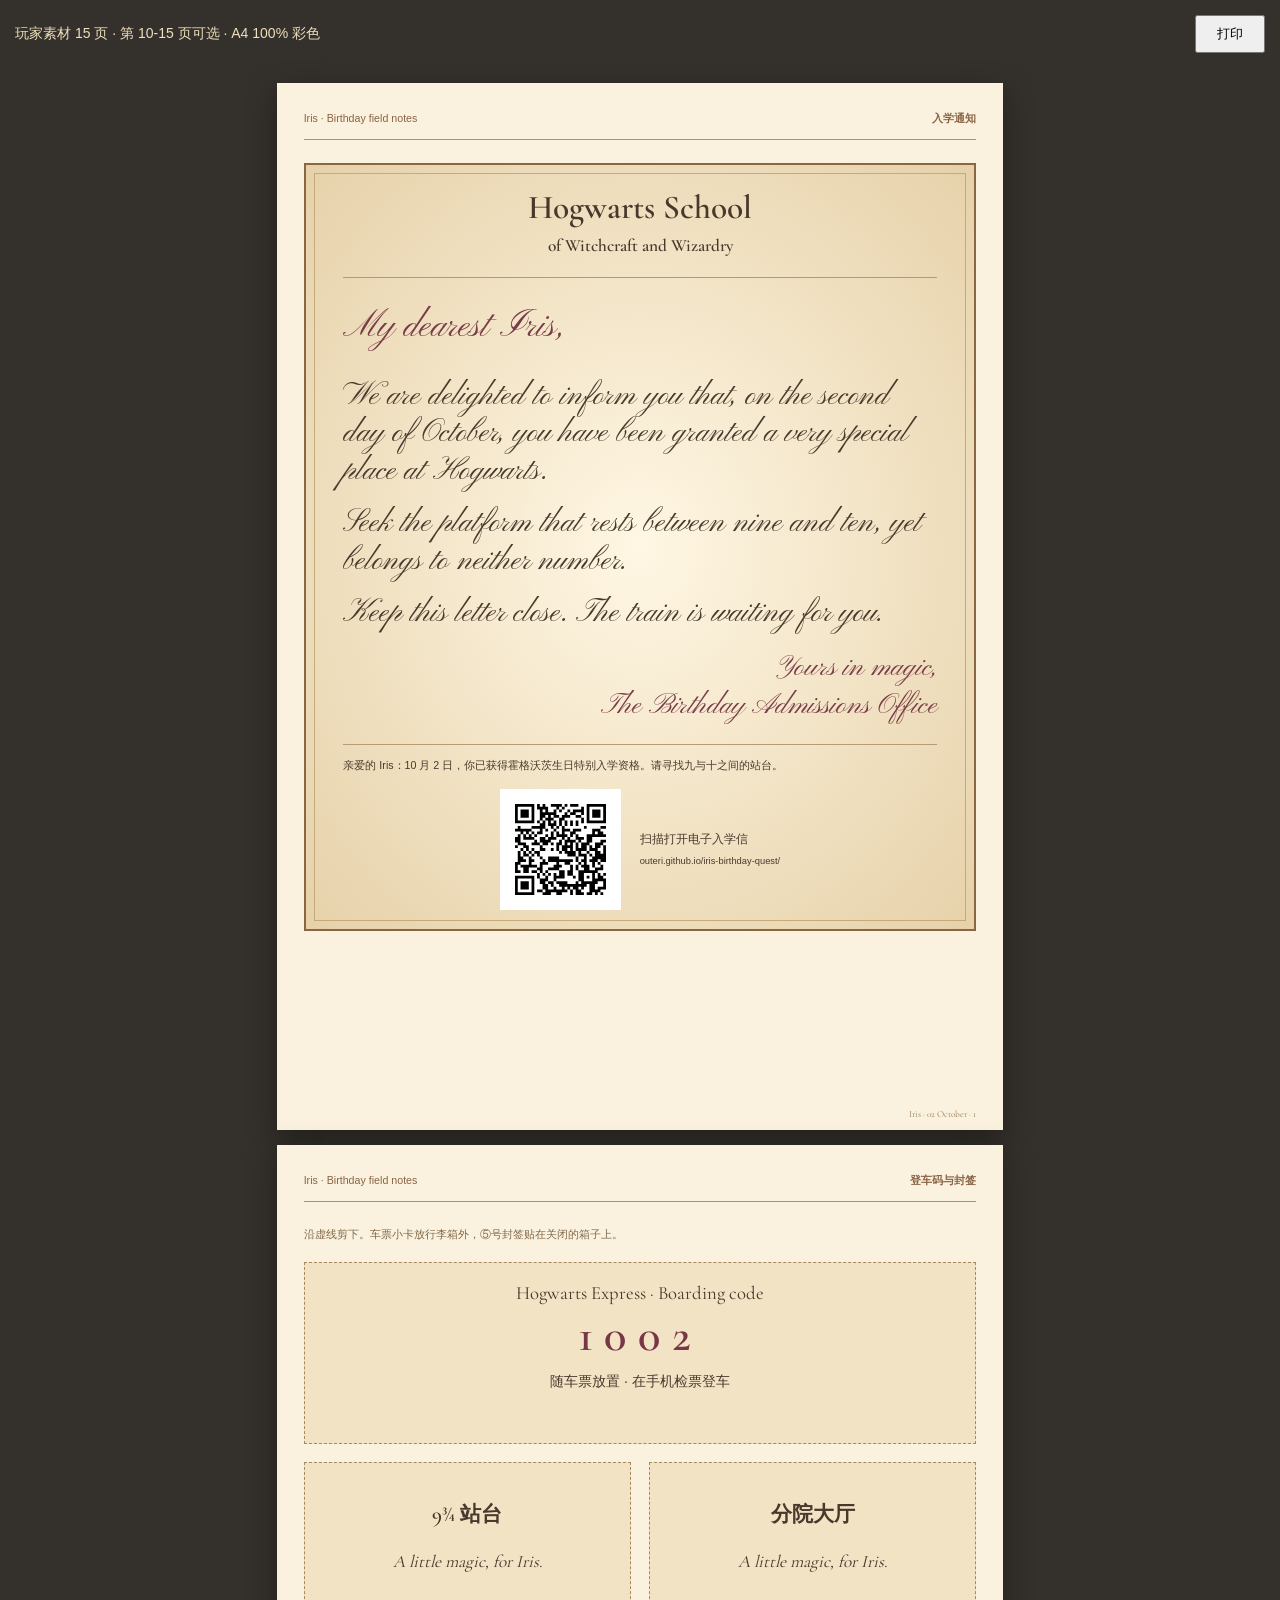
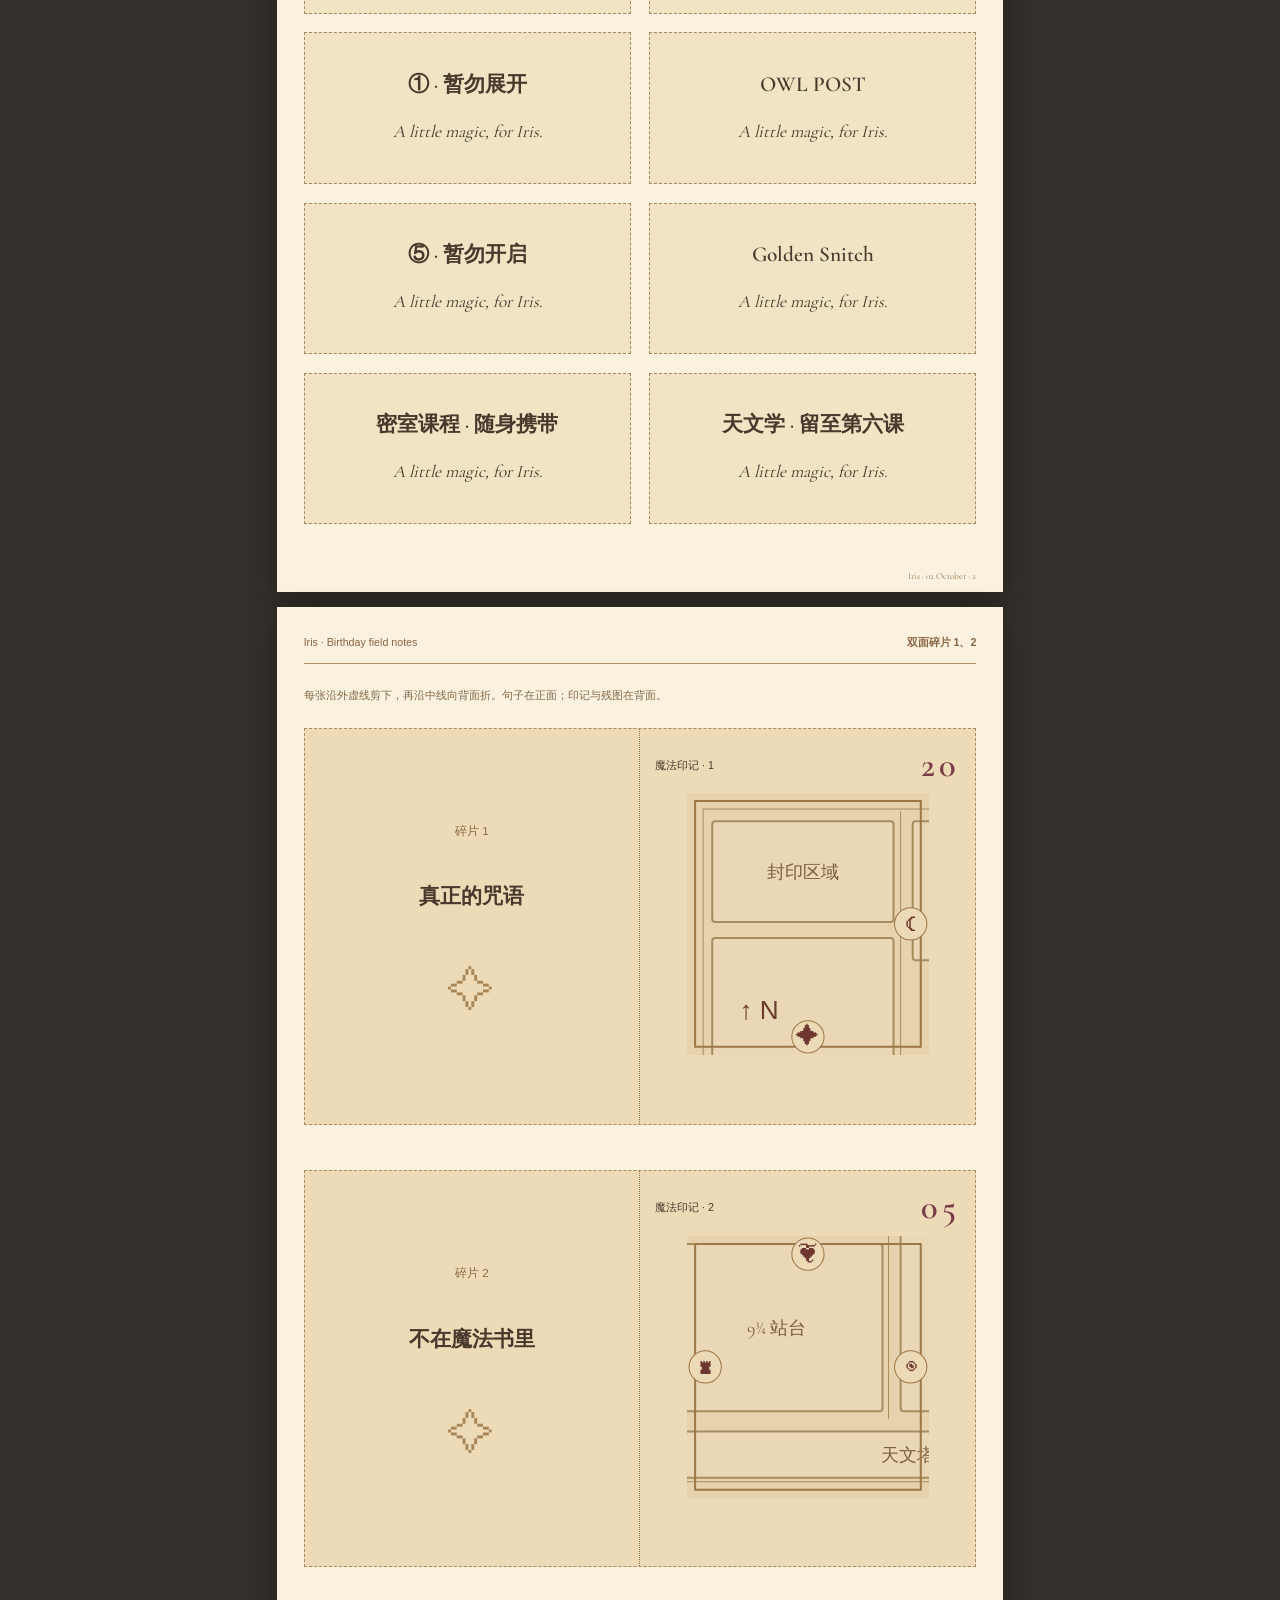
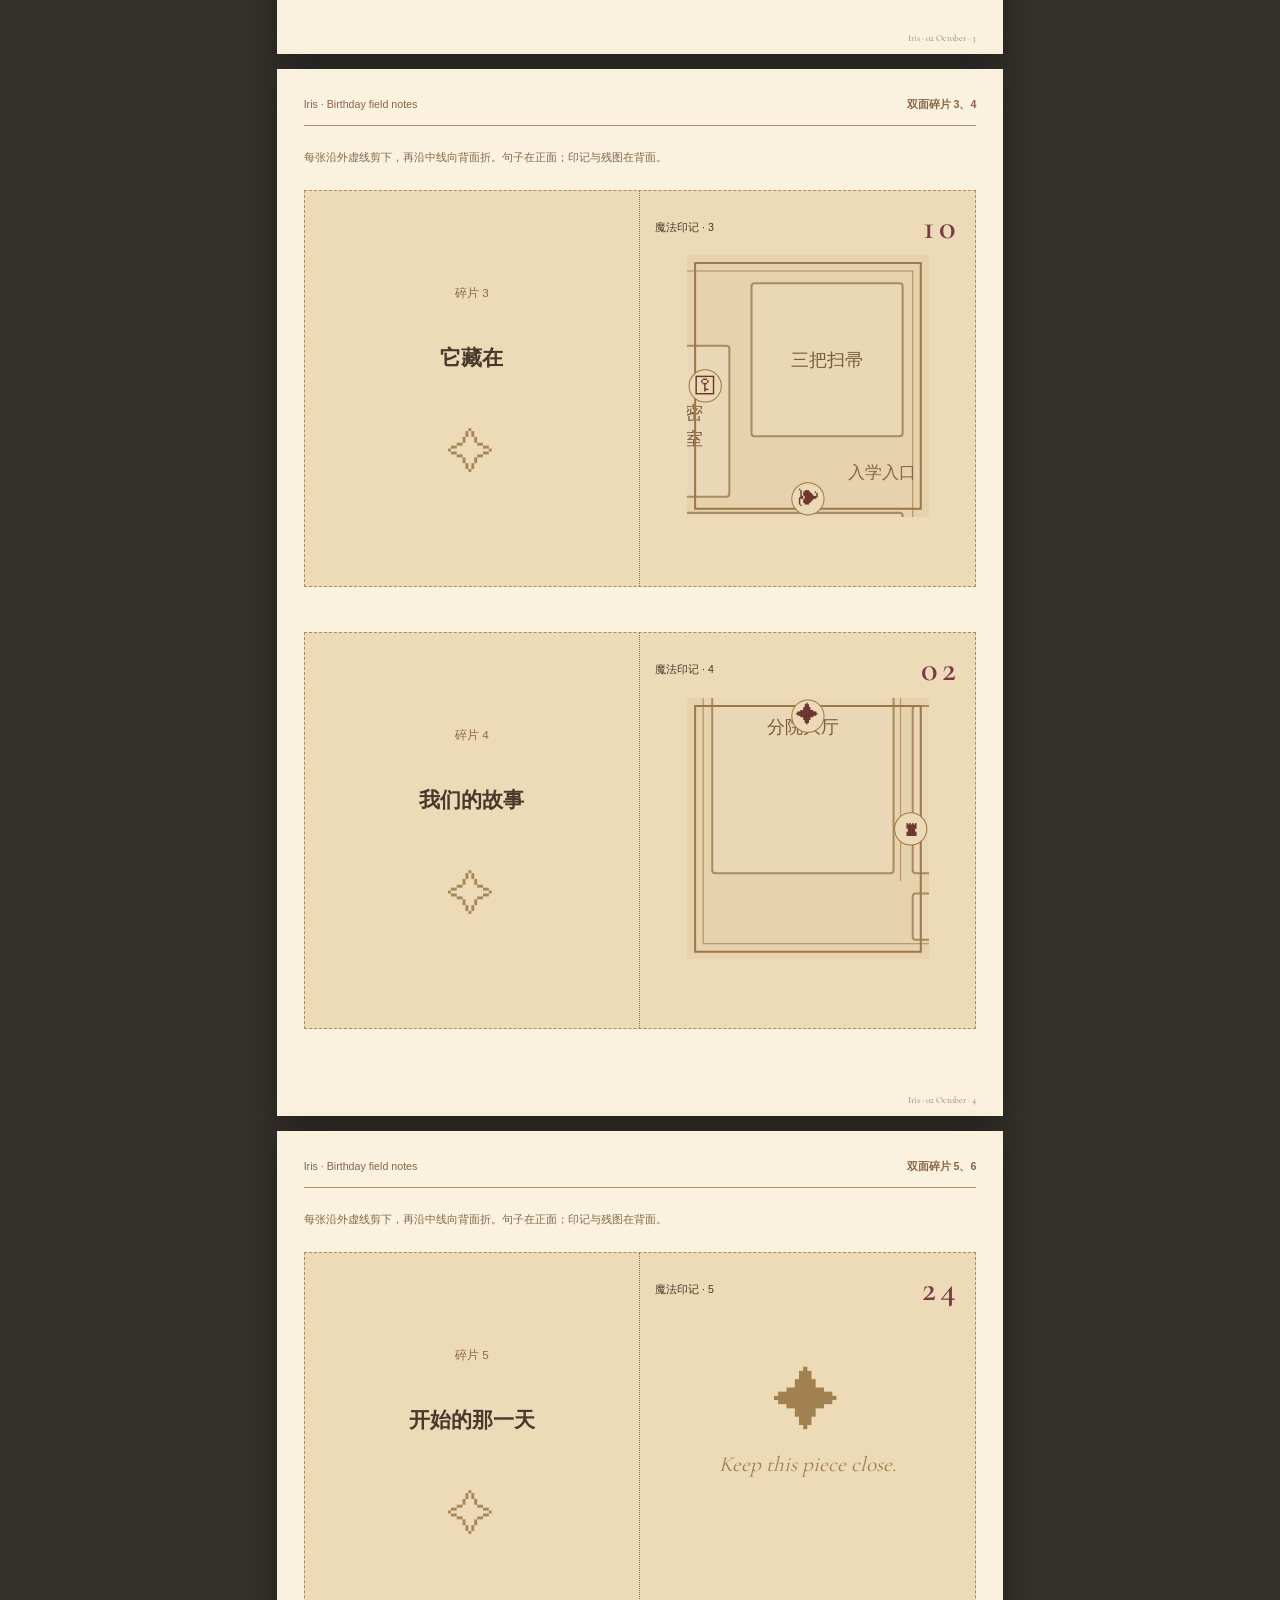
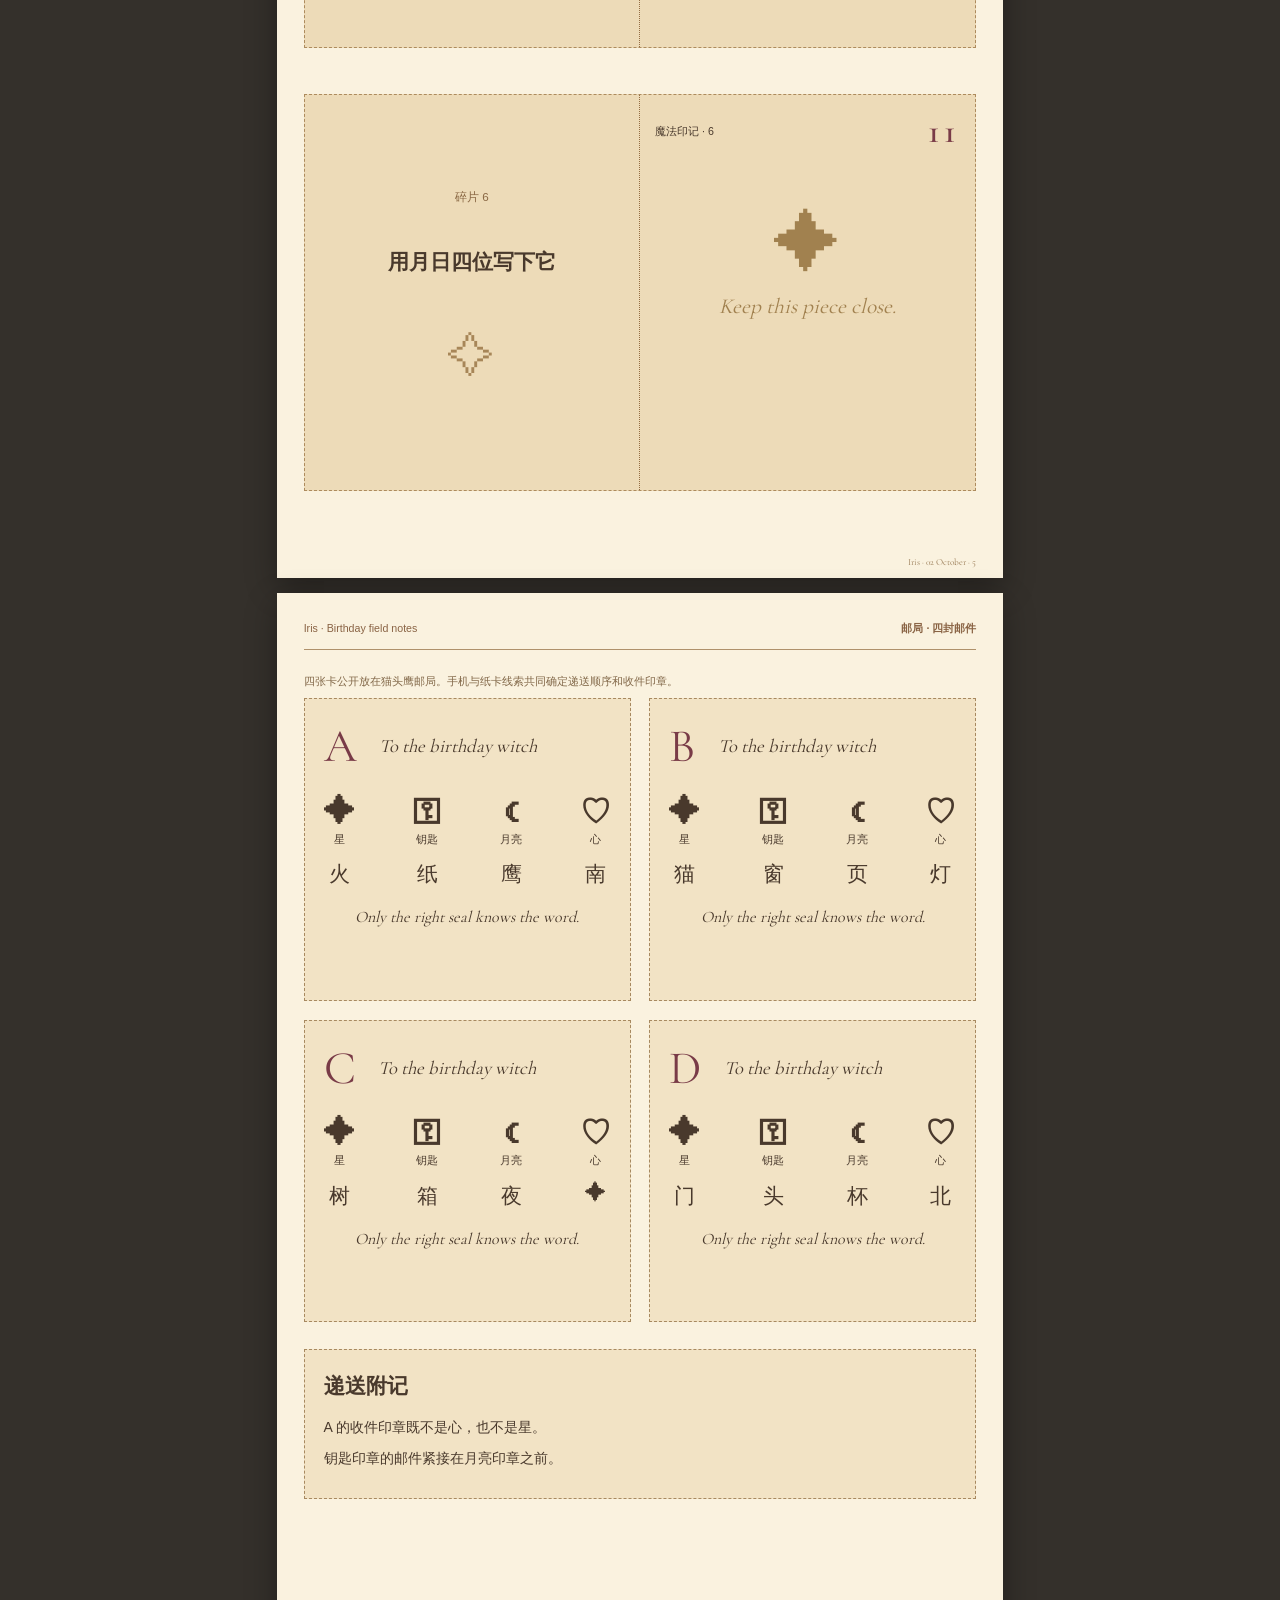
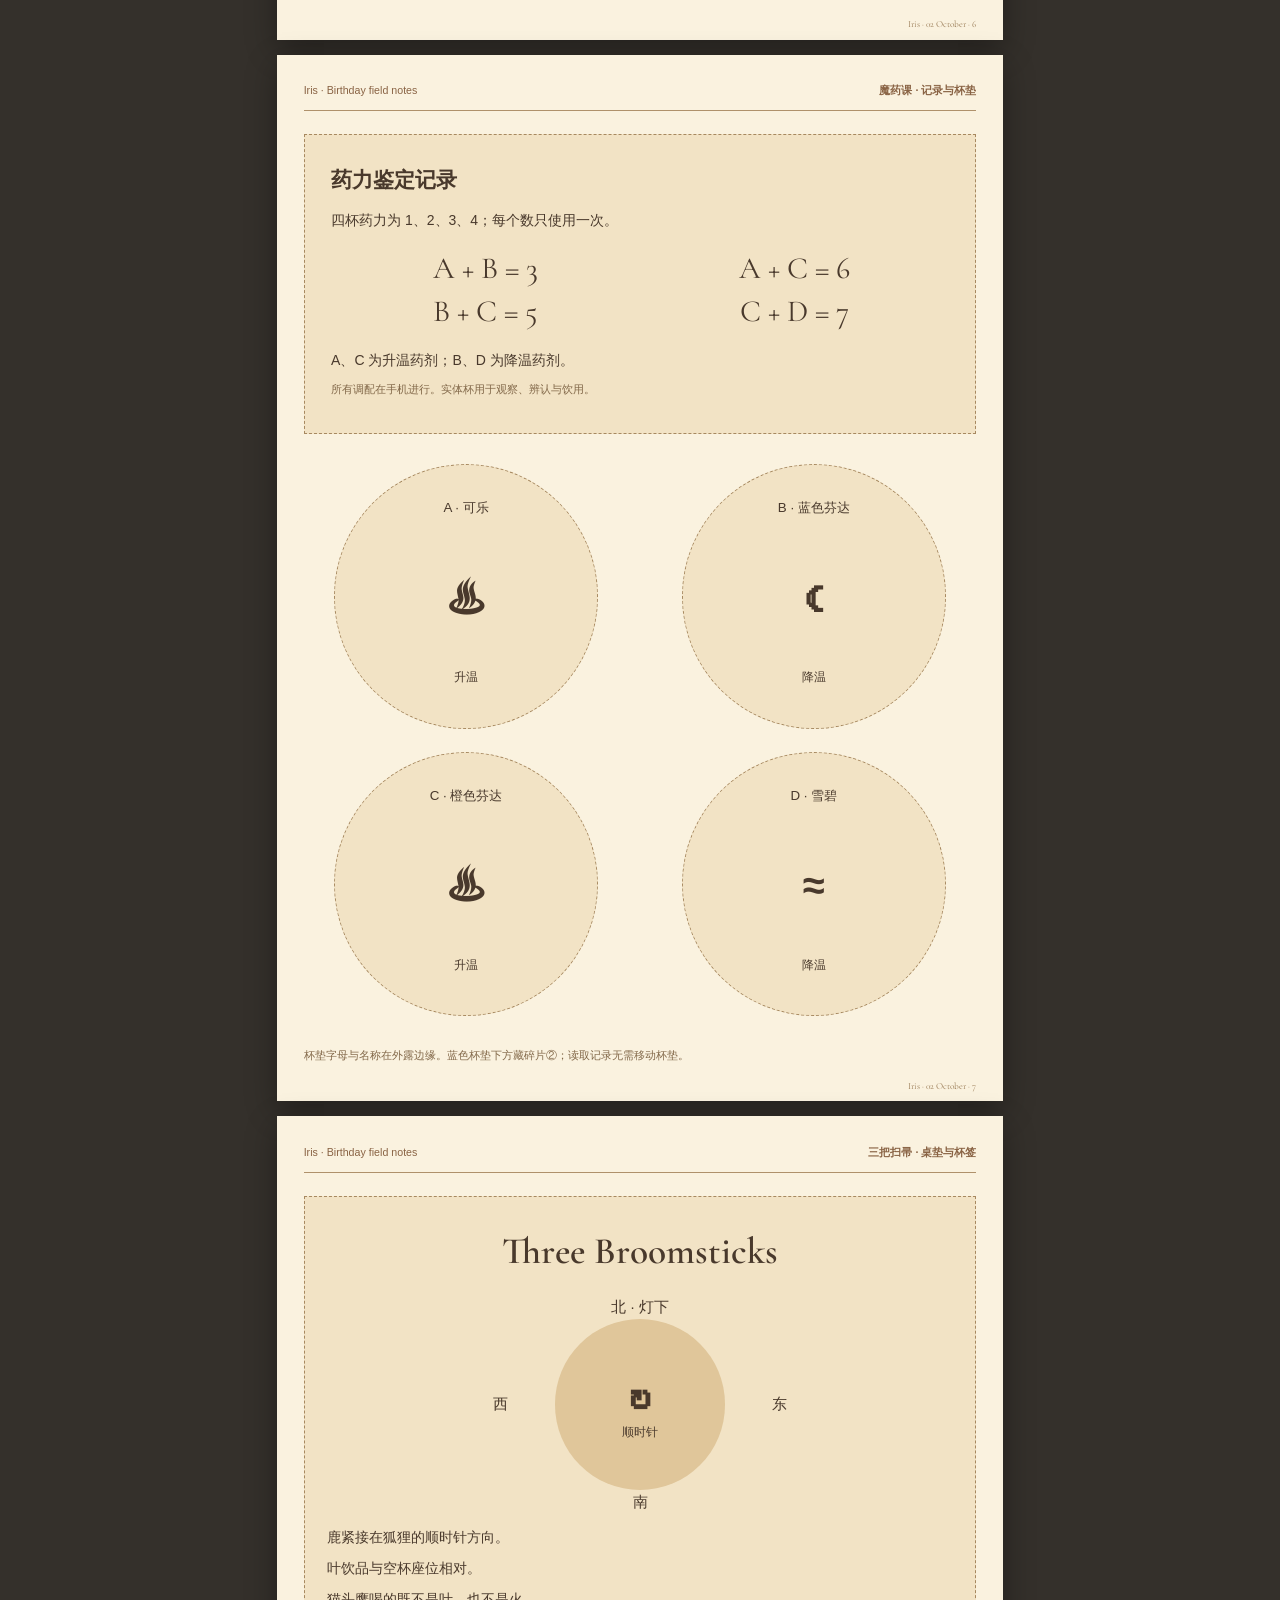
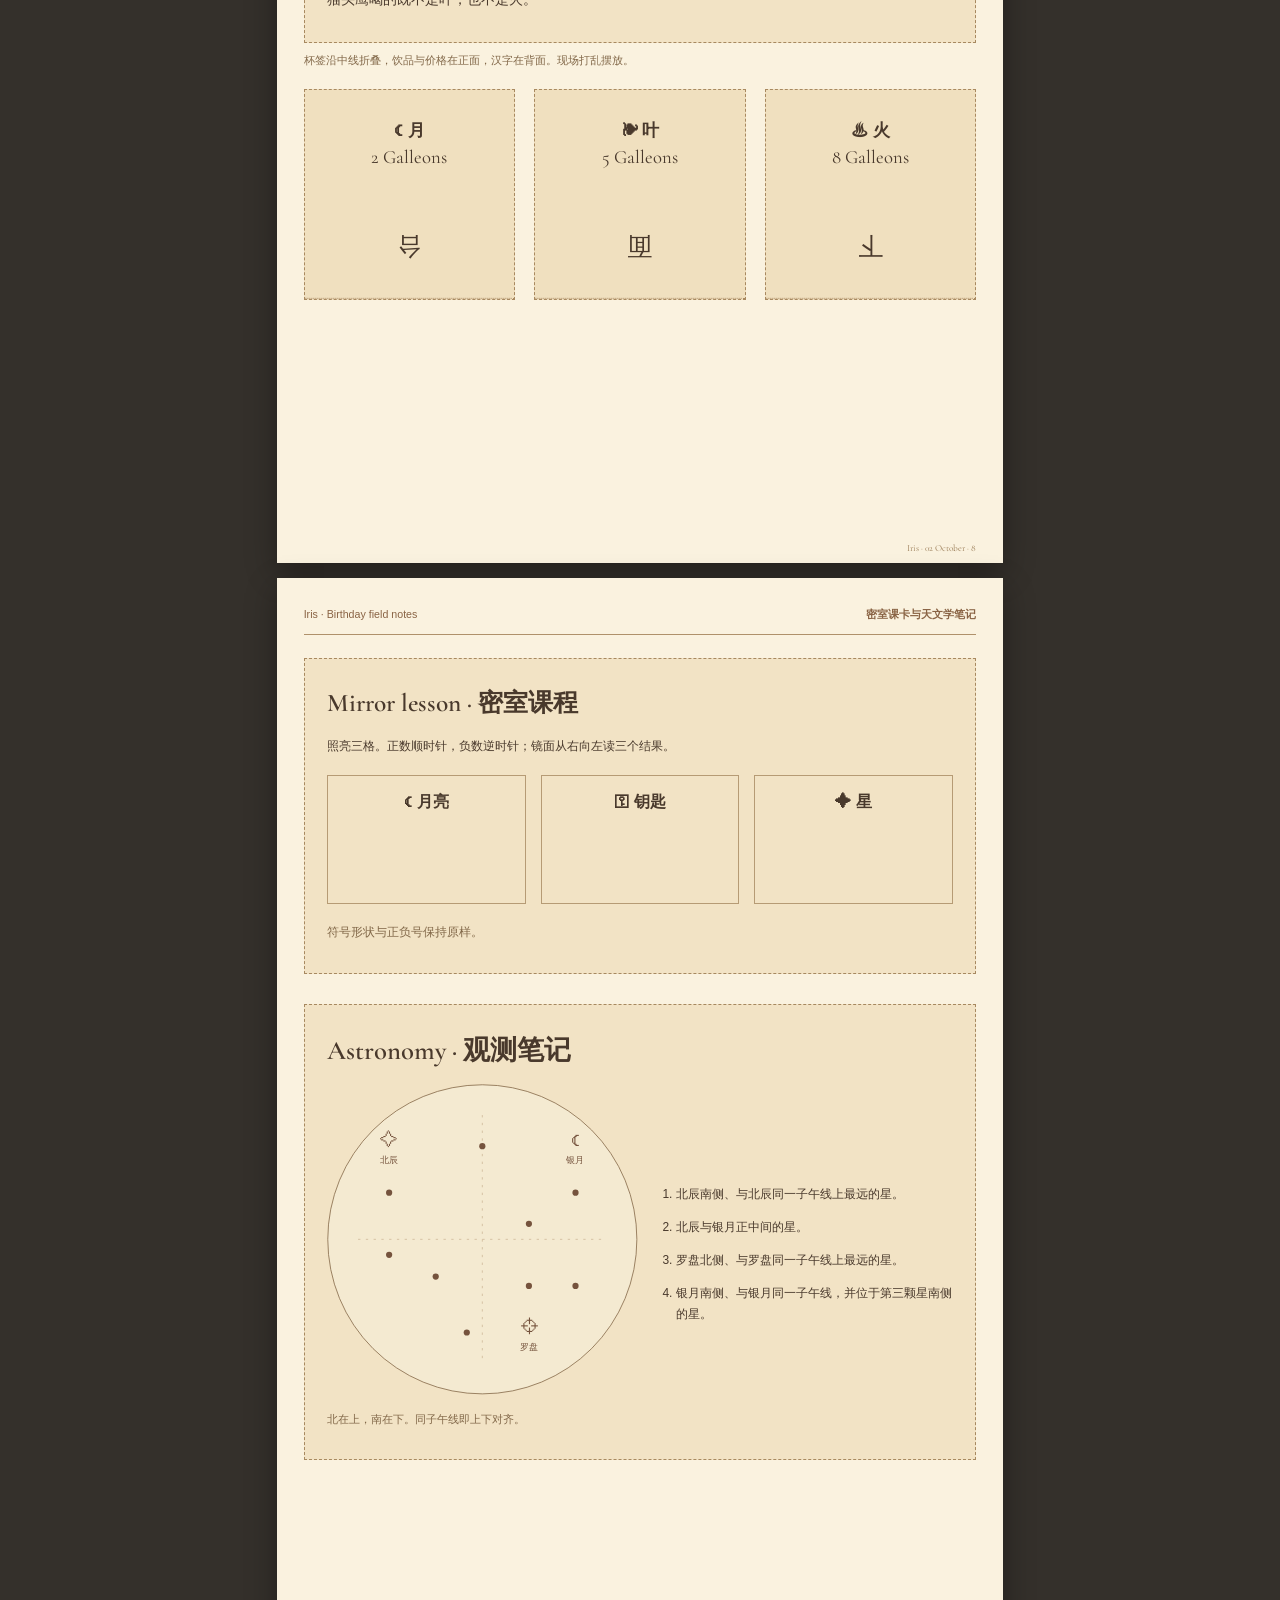
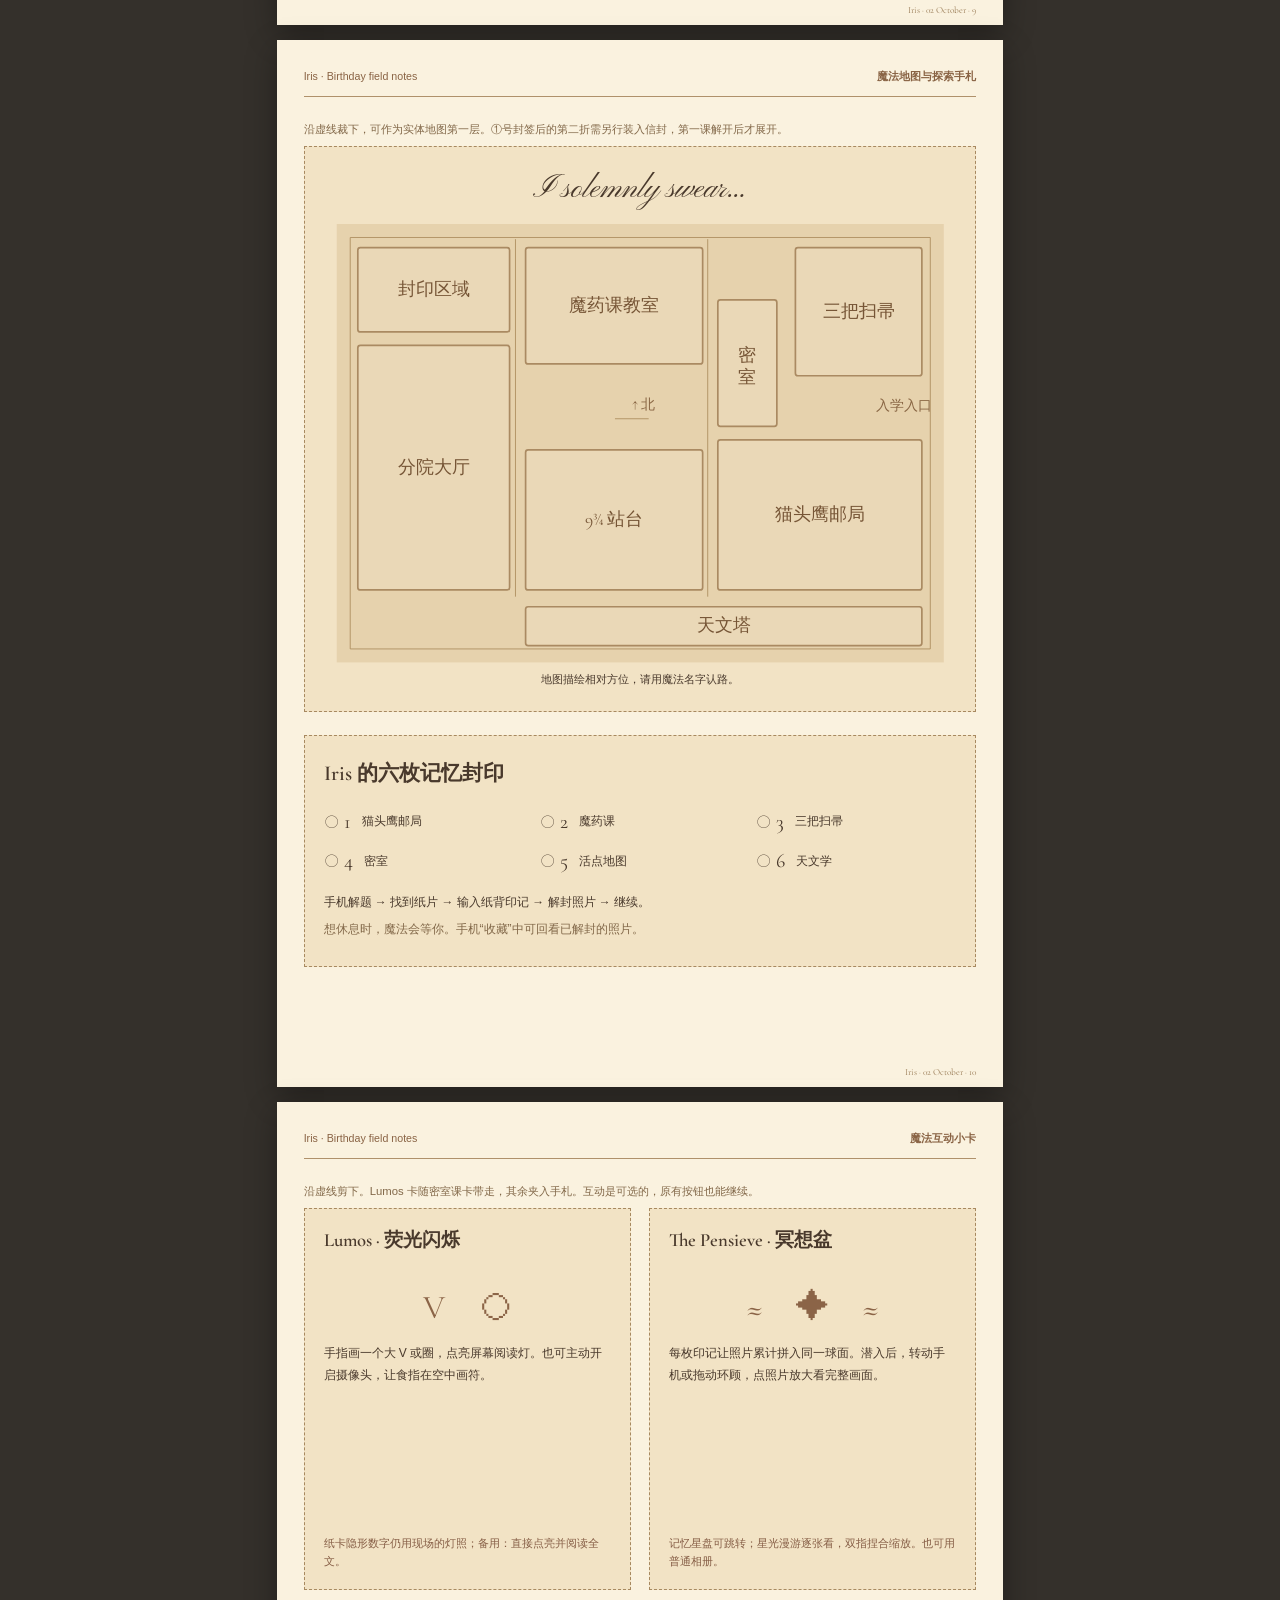
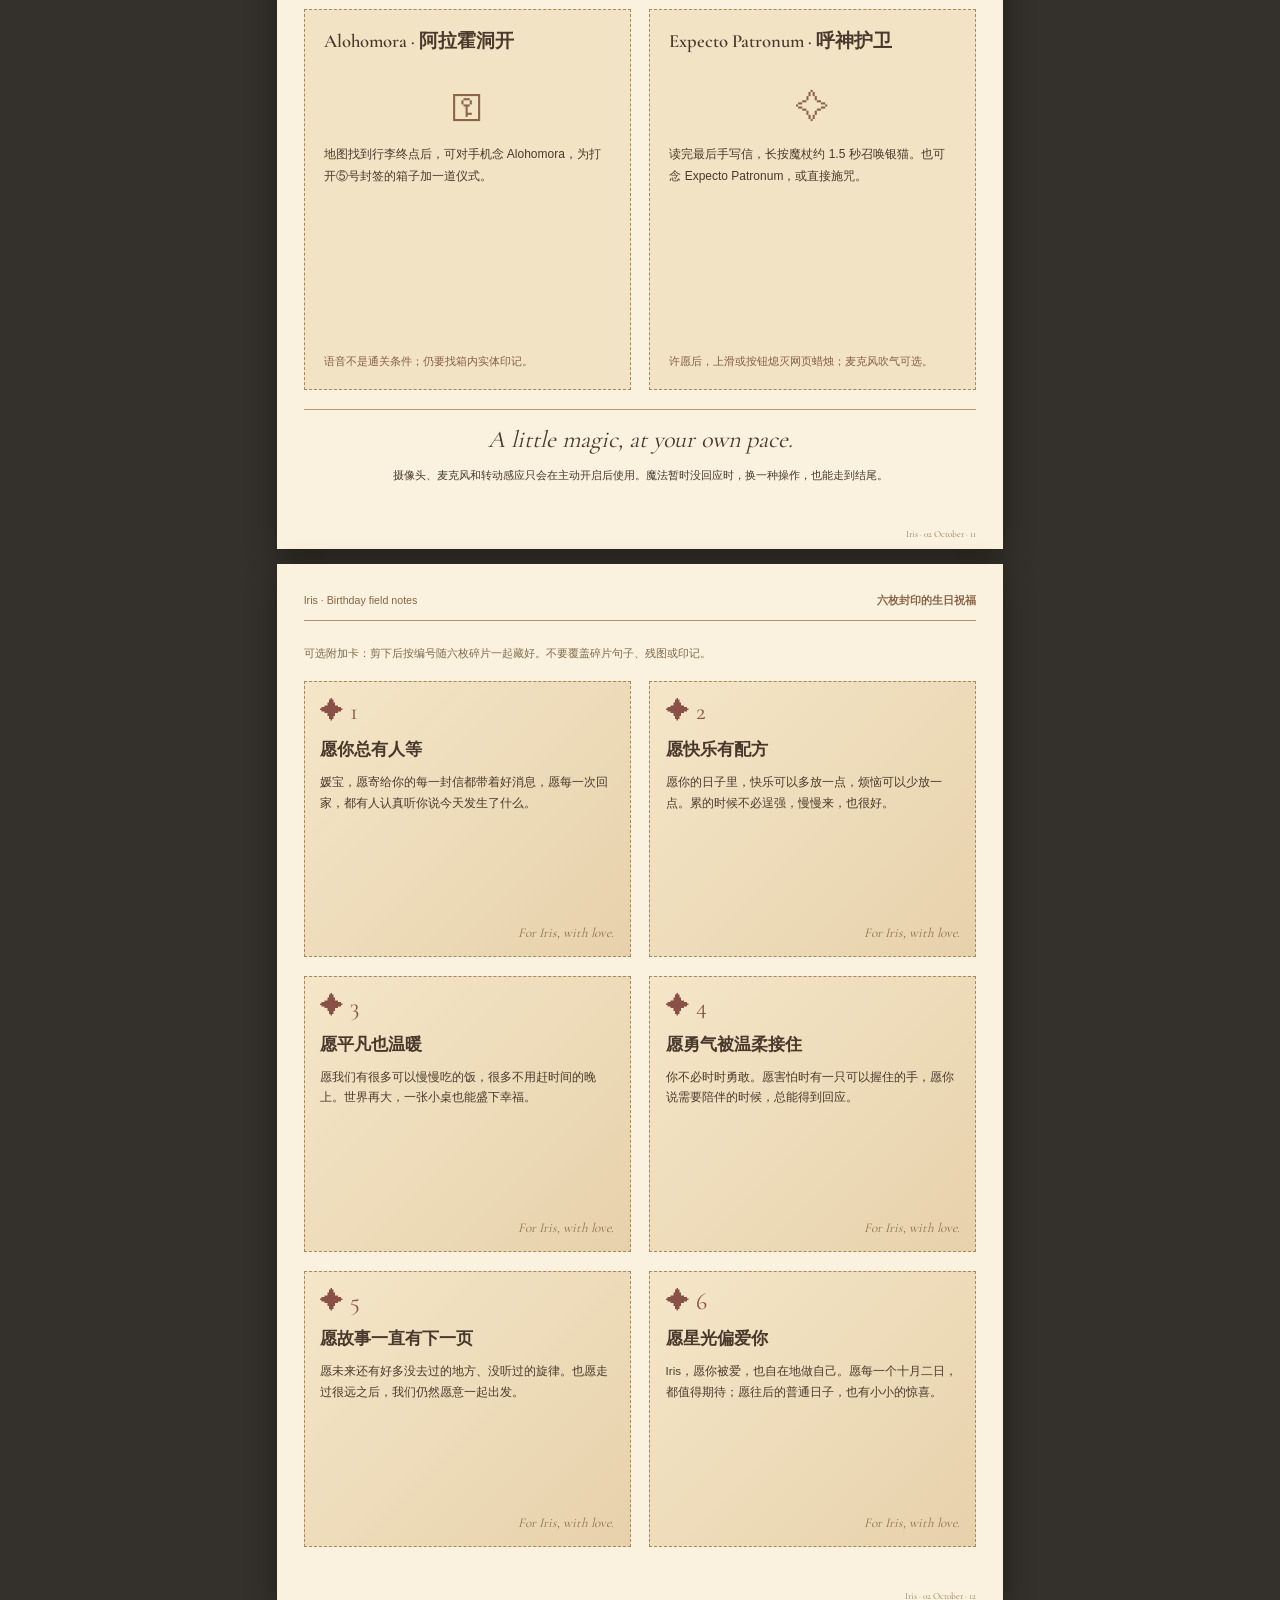
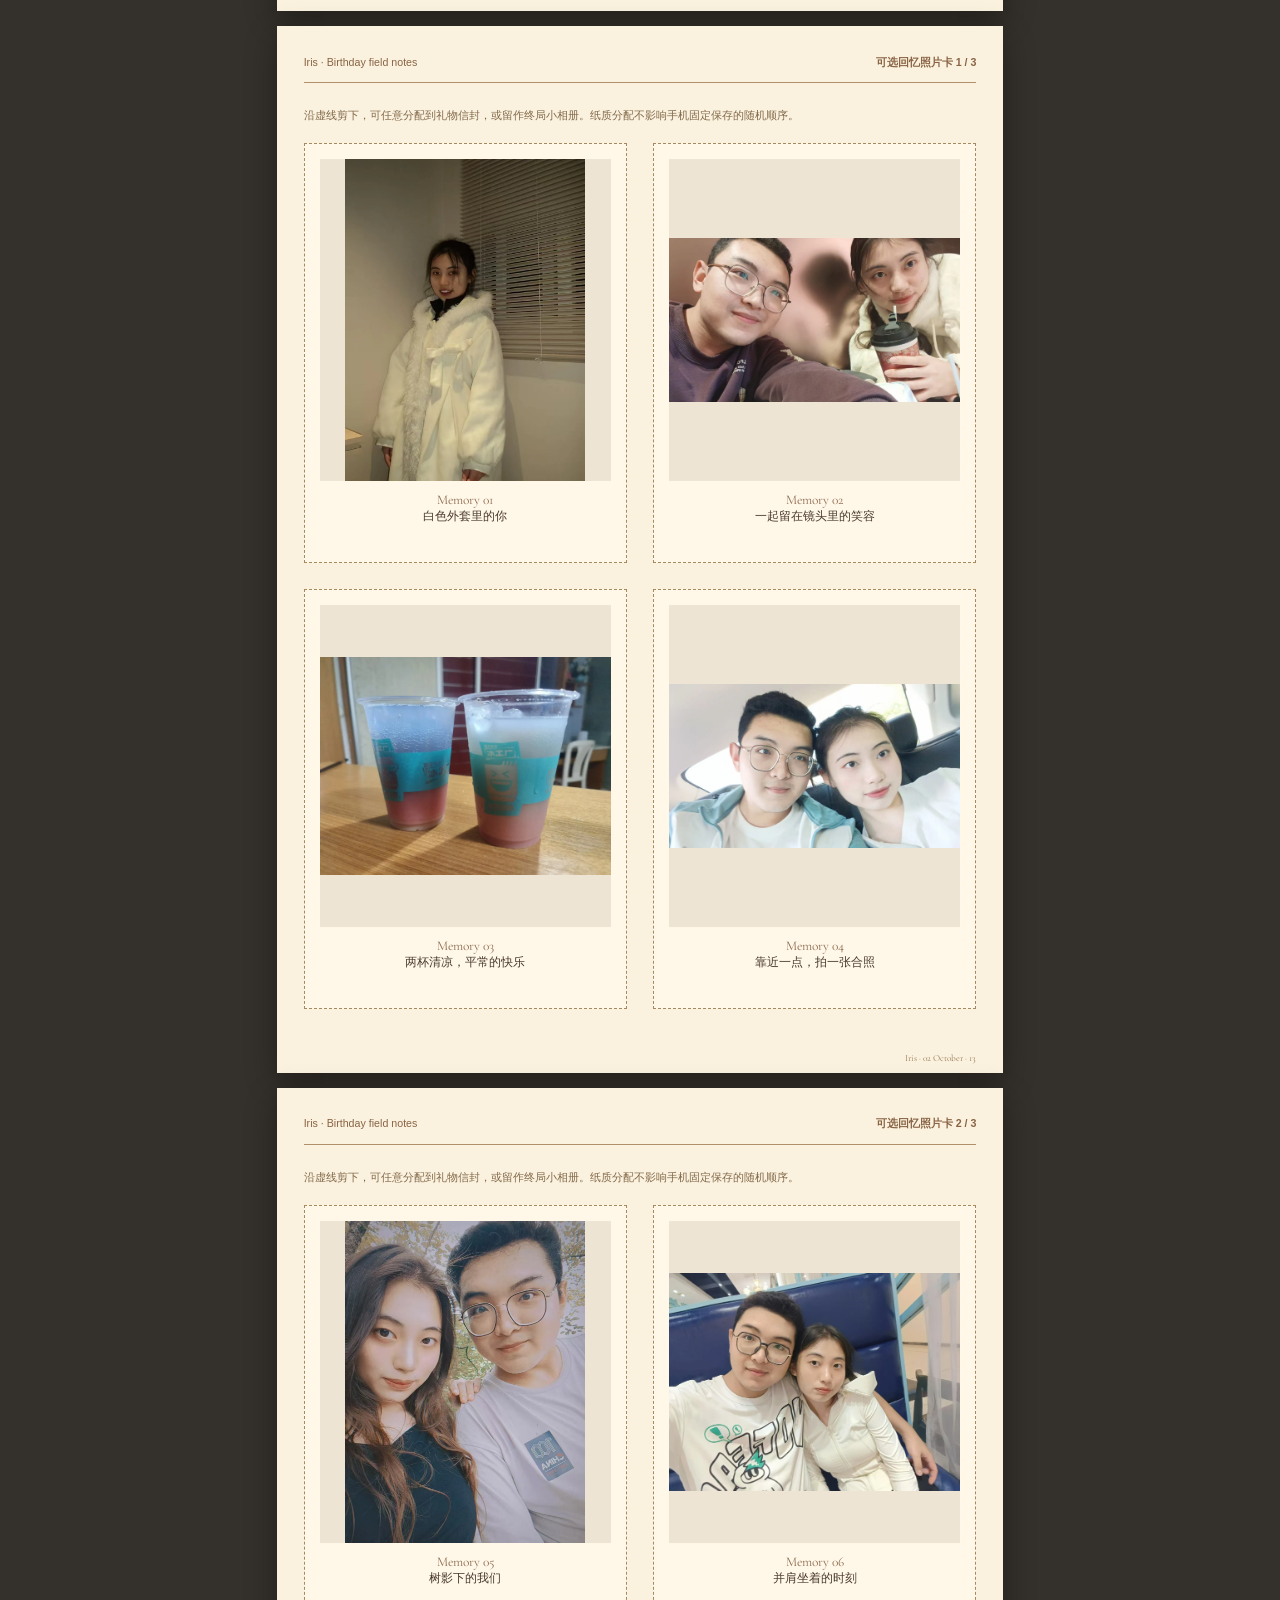
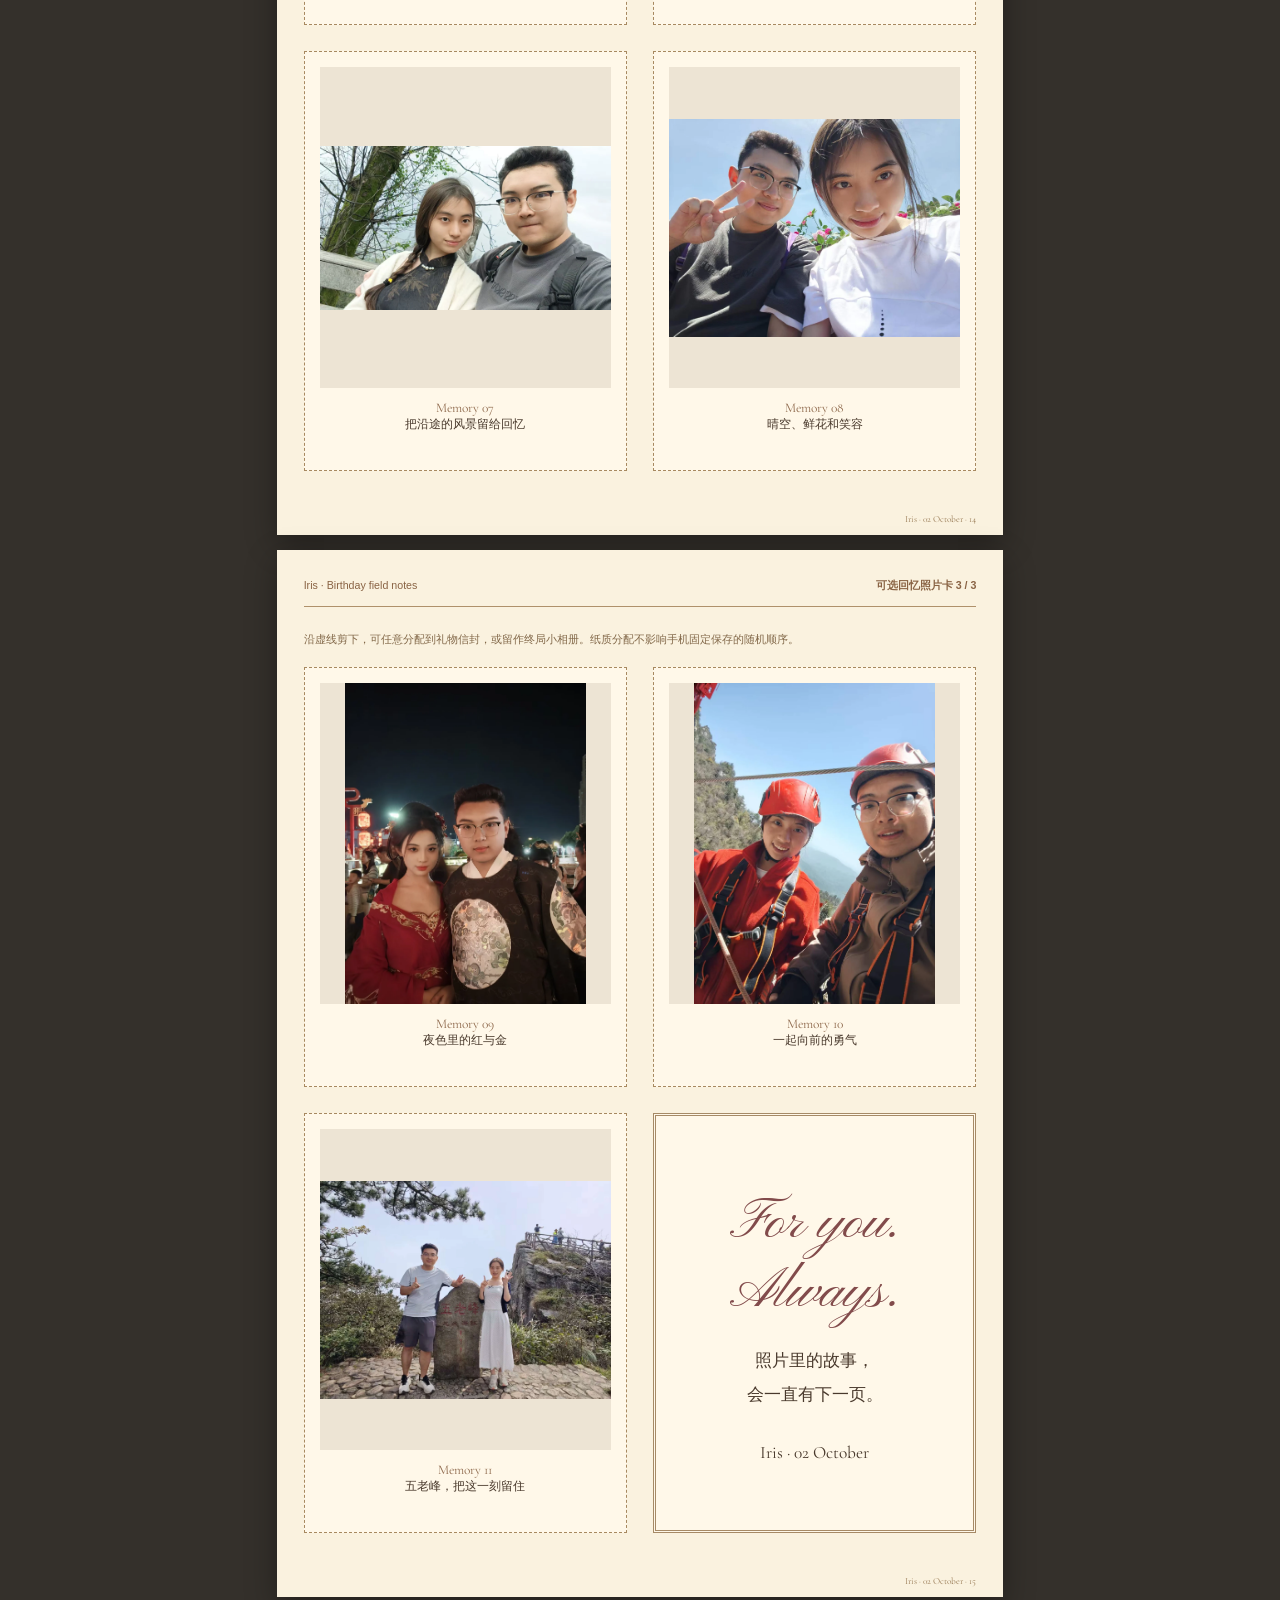
<file: print/printables.html>
<!doctype html><html lang="zh-CN"><head><meta charset="utf-8"><title>Iris · 玩家素材</title><style>@font-face{font-family:Pinyon;src:url('../docs/assets/fonts/pinyon.ttf')}@font-face{font-family:Cormorant;src:url('../docs/assets/fonts/cormorant.ttf');font-weight:300 700}@page{size:A4;margin:9mm}*{box-sizing:border-box}body{margin:0;background:#34302b;color:#49392c;font:10.5pt/1.7 'Microsoft YaHei',sans-serif}.toolbar{padding:15px;color:#efdfbd;display:flex;justify-content:space-between;align-items:center}.toolbar a{color:inherit}.toolbar button{padding:8px 20px}.sheet{width:192mm;height:277mm;margin:15px auto;padding:7mm;background:#faf2df;break-after:page;position:relative;overflow:hidden;box-shadow:0 10px 30px #0005}.sheet:last-child{break-after:auto}.sheet>header{display:flex;justify-content:space-between;border-bottom:1px solid #af916b;font-size:8pt;padding-bottom:3mm;margin-bottom:6mm;color:#896344}h1{font-size:19pt;font-family:Cormorant,'SimSun',serif;font-weight:600}h2{font-family:Cormorant,'SimSun',serif;font-weight:600;font-size:16pt;margin:0 0 3mm}p{margin:2mm 0}.note{font-size:8.5pt;color:#826849;line-height:1.65}.cut{border:1px dashed #a78960;padding:5mm;background:#f2e3c5}.script{font-family:Pinyon,cursive}.admission{padding:7mm 10mm 5mm;border:2px solid #896742;outline:1px solid #c6aa79;outline-offset:-3mm;background:radial-gradient(#fff7e4,#e6d1a9)}.school{font:600 25pt/1 Cormorant,serif;text-align:center;border-bottom:1px solid #b6996e;padding-bottom:5mm}.school small{font-size:13pt}.salutation{font-size:28pt;color:#793b47;margin:5mm 0}.letter-copy{font-size:23pt;line-height:1.22}.letter-copy p{margin-bottom:4mm}.sign{font-size:22pt;text-align:right;color:#793b47;line-height:1.3}.translation{font-size:8pt;border-top:1px solid #b69b74;padding-top:3mm;margin-top:5mm}.qr{display:flex;align-items:center;gap:5mm;margin-top:4mm;justify-content:center;font-size:9pt}.qr img{width:32mm;height:32mm;padding:1mm;background:white}.qr small{font-size:7pt}.label-grid{display:grid;grid-template-columns:1fr 1fr;gap:5mm;margin-top:5mm}.label-card{text-align:center;min-height:40mm;display:flex;flex-direction:column;justify-content:center}.label-card p{font:italic 13pt Cormorant,serif}.boarding-card{grid-column:span 2;text-align:center;height:48mm}.boarding{display:block;font:600 35pt Cormorant,serif;letter-spacing:.25em;color:#783747}.boarding-card small{font:14pt Cormorant,serif}.fragment-pairs{display:flex;flex-direction:column;gap:12mm;margin-top:6mm}.fragment-pair{display:grid;grid-template-columns:1fr 1fr;height:105mm;border:1px dashed #ad8b5d;background:#eddbb8}.fragment-front{border-right:1px dotted #936c42;display:flex;flex-direction:column;align-items:center;justify-content:center;gap:10mm;padding:7mm;text-align:center}.fragment-front strong{font-size:16pt;font-family:SimSun,serif}.fragment-front span{font-size:35pt;color:#a78658}.fragment-front small{color:#8a6844}.fragment-back{padding:4mm;display:flex;align-items:center;flex-direction:column}.fragment-mark{display:flex;align-items:center;justify-content:space-between;width:100%;padding-bottom:2mm}.fragment-mark strong{font:600 26pt Cormorant,serif;letter-spacing:.12em;color:#793b47}.fragment-mark small{font-size:8pt}.tile-art{display:block;width:64mm;height:69.3mm}.tile-art .map-room rect{fill:#e9d7b5;stroke:#a78c60;stroke-width:2}.tile-art .map-room text{fill:#795d3d;font:18px Cormorant,serif}.map-paper{fill:#e6d2ad}.map-decoration{stroke:#ab8c5c;fill:none}.map-north,.map-entrance{fill:#896644;font:17px Cormorant,serif}.last-fragment-art{font:50pt Cormorant,serif;color:#a1814f;text-align:center;padding-top:12mm}.last-fragment-art p{font:italic 16pt Cormorant,serif}.mail-cards{display:grid;grid-template-columns:1fr 1fr;gap:5mm}.mail-card{height:80mm;padding:5mm}.mail-heading{display:flex;align-items:center;gap:6mm}.mail-heading strong{font:35pt Cormorant,serif;color:#793b47}.mail-heading span{font:italic 14pt Cormorant,serif}.mail-code{display:flex;justify-content:space-between;text-align:center;margin:5mm 0}.mail-code b{display:block;font-size:23pt;line-height:1.2}.mail-code small{display:block;font-size:8pt}.mail-code em{display:block;font:16pt SimSun,serif;padding-top:3mm}.mail-card>p{font:italic 12pt Cormorant,serif;text-align:center}.dispatch-note{margin-top:7mm}.potion-record{padding:7mm}.equations{text-align:center;font:23pt/1.4 Cormorant,serif;margin:4mm 0}.coasters{display:grid;grid-template-columns:1fr 1fr;gap:6mm;justify-items:center;margin:8mm 0}.coaster{width:64mm;height:64mm;border-radius:50%;display:flex;flex-direction:column;align-items:center;justify-content:space-around;padding:4mm;text-align:center}.coaster strong{font-size:30pt;line-height:1}.coaster span{font-size:10pt}.coaster small{font-size:9pt}.placemat{padding:6mm;text-align:center}.placemat h2{font-size:28pt}.table-compass{margin:3mm auto;width:90mm;font-size:11pt}.table-compass>div{display:flex;align-items:center;justify-content:space-around}.table-compass b{display:flex;flex-direction:column;justify-content:center;width:45mm;height:45mm;border-radius:50%;background:#e0c69a;font-size:35pt;line-height:1.2}.table-compass small{font:9pt 'Microsoft YaHei',sans-serif}.placemat p{text-align:left;margin:2mm 0}.price-tags{display:flex;gap:5mm;margin-top:5mm}.price-tag{width:56mm;border:1px dashed #a88960;height:56mm;background:#f0e0bf;display:grid;grid-template-rows:1fr 1fr;text-align:center}.price-tag>div{display:flex;flex-direction:column;justify-content:center}.price-tag strong{font-size:13pt}.price-tag span{font:14pt Cormorant,serif}.tag-back{border-top:1px dotted #a88960;transform:rotate(180deg);font-size:19pt}.uv-card{padding:6mm;margin-bottom:8mm}.uv-card h2{font-size:19pt}.uv-card p{font-size:9pt}.uv-boxes{display:flex;gap:4mm;margin:5mm 0}.uv-boxes>div{width:33.3%;border:1px solid #b69b75;height:34mm;text-align:center;padding:3mm}.uv-boxes strong{font-size:12pt}.uv-boxes span{display:block;height:18mm}.astronomy-note{padding:6mm}.astronomy-note h2{font-size:20pt}.astronomy-columns{display:grid;grid-template-columns:1.05fr 1fr;gap:5mm;align-items:center}.paper-sky{width:100%}.astronomy-columns ol{padding-left:5mm;margin:0;font-size:9pt;line-height:1.8}.astronomy-columns li{margin-bottom:3mm}.setup{padding-left:6mm;font-size:10pt;line-height:1.7}.setup li{margin-bottom:3mm}.answer-table{width:100%;border-collapse:collapse;font-size:9pt}.answer-table th,.answer-table td{border:1px solid #c5ac87;padding:2.5mm;text-align:left;vertical-align:top}.answer-table th{background:#e4cfaa}.answer-table td:first-child{width:29mm}.answer-table td:last-child{width:12mm;font-weight:700}.checks{padding-left:5mm;font-size:9.5pt;line-height:1.8}.checks li{margin-bottom:2mm}@media print{body{background:white}.toolbar{display:none}.sheet{margin:0;box-shadow:none}}.coaster{width:70mm;height:70mm}.coaster span{transform:translateY(-2mm)}.equations-grid{display:grid;grid-template-columns:1fr 1fr;text-align:center;font:23pt/1.4 Cormorant,serif;margin:4mm 0}body{counter-reset:folio}.sheet{counter-increment:folio}.sheet:after{content:'Iris · 02 October · ' counter(folio);position:absolute;bottom:2.5mm;right:7mm;font:7pt Cormorant,serif;color:#987a54}.supplement{padding-bottom:10mm}.field-map{padding:4mm}.map-title{text-align:center;font-size:24pt;margin:0 0 2mm}.field-map .home-map{display:block;width:100%;height:116mm}.field-map .map-room rect{fill:#ead8b7;stroke:#aa8a62;stroke-width:2}.field-map .map-room text{fill:#765536;font:21px Cormorant,'SimSun',serif}.field-map>p:not(.map-title){font-size:8pt;text-align:center}.quest-passport{margin-top:6mm;padding:5mm}.passport-grid{display:grid;grid-template-columns:repeat(3,1fr);gap:4mm;margin:5mm 0}.passport-grid div{display:flex;gap:3mm;align-items:center;font-size:9pt}.passport-grid b{font:15pt Cormorant,serif}.quest-passport>p{font-size:9pt}.ritual-grid{display:grid;grid-template-columns:1fr 1fr;gap:5mm}.ritual-card{height:101mm;padding:5mm;display:flex;flex-direction:column}.ritual-card h2{font-size:14pt;line-height:1.35;min-height:11mm}.ritual-card p{font-size:9pt;line-height:1.8}.ritual-card small{margin-top:auto;font-size:8pt;color:#865e46}.ritual-glyph{text-align:center;font:25pt Cormorant,serif;color:#8b6447;line-height:1.2;margin:2mm 0}.gentle-note{text-align:center;border-top:1px solid #b59b76;padding-top:4mm;margin-top:5mm}.gentle-note h2{font:italic 18pt Cormorant,serif}.gentle-note p{font-size:8.5pt}.wish-grid{display:grid;grid-template-columns:1fr 1fr;gap:5mm;margin-top:5mm}.wish-card{height:73mm;padding:4mm;position:relative;background:linear-gradient(135deg,#f4e6c8,#e7d1ab)}.wish-card>span{font:18pt Cormorant,serif;color:#895047}.wish-card h2{font-size:13pt;margin:2mm 0}.wish-card p{font-size:8.7pt;line-height:1.8}.wish-card small{position:absolute;bottom:4mm;right:4mm;font:italic 10pt Cormorant,serif;color:#927453}.photo-print-grid{display:grid;grid-template-columns:1fr 1fr;gap:7mm;margin-top:5mm}.photo-print{height:111mm;margin:0;padding:4mm;background:#fff8e9;display:flex;flex-direction:column}.photo-print img{width:100%;height:85mm;object-fit:contain;background:#ede4d4}.photo-print figcaption{text-align:center;font-size:9pt;line-height:1.45;padding-top:3mm}.photo-print figcaption small{font:10pt Cormorant,serif;display:block;color:#8e694c}.photo-dedication{justify-content:center;align-items:center;text-align:center;border:3px double #a68a66}.photo-dedication .script{font-size:43pt;line-height:1.2;color:#824b4b}.photo-dedication>p:not(.script){font-size:13pt;line-height:2}.photo-dedication small{font:13pt Cormorant,serif;margin-top:6mm}.guide-table{width:100%;border-collapse:collapse;font-size:8.7pt;line-height:1.65}.guide-table td,.guide-table th{border:1px solid #c7af8c;padding:2.2mm;text-align:left;vertical-align:top}.guide-table th{background:#ead8b9}.guide-table td:first-child{white-space:nowrap}.supplement>h1{margin:4mm 0;font-size:21pt}.supplement>h2{margin-top:5mm}.host-hint{margin:6mm 0;padding:5mm;border:1px solid #b99d76;background:#f4e8ce}.host-hint h2{font-size:17pt;display:flex;justify-content:space-between}.host-hint h2 span{font:12pt Cormorant,serif;color:#875246}.host-hint>div{display:grid;grid-template-columns:16mm 1fr;gap:3mm;border-top:1px dashed #c3ab8b;padding:2.5mm 0;font-size:9.5pt;line-height:1.8}.host-hint>div>b{font-size:8.5pt;padding-top:1mm;color:#875a41}.host-hint p{margin:0}.hint-reveal{font-size:8.5pt!important;line-height:1.7;padding-top:2mm}.host-script{border-left:2px solid #8a5b48;padding-left:4mm;font-size:9pt;line-height:1.75}.host-script p{margin-bottom:3mm}.rehearsal-list{padding-left:5mm;font-size:9pt;line-height:1.75}.rehearsal-list li{margin-bottom:2.3mm}</style></head><body><div class="toolbar"><span>玩家素材 15 页 · 第 10-15 页可选 · A4 100% 彩色</span><button onclick="window.print()">打印</button></div><section class="sheet"><header><span>Iris · Birthday field notes</span><b>入学通知</b></header><article class="admission"><div class="school">Hogwarts School<br><small>of Witchcraft and Wizardry</small></div><p class="script salutation">My dearest Iris,</p><div class="script letter-copy"><p>We are delighted to inform you that, on the second day of October, you have been granted a very special place at Hogwarts.</p><p>Seek the platform that rests between nine and ten, yet belongs to neither number.</p><p>Keep this letter close. The train is waiting for you.</p></div><p class="script sign">Yours in magic,<br>The Birthday Admissions Office</p><p class="translation">亲爱的 Iris：10 月 2 日，你已获得霍格沃茨生日特别入学资格。请寻找九与十之间的站台。</p><div class="qr"><img src="./qr.svg" alt="电子入学信二维码"><span>扫描打开电子入学信<br><small>outeri.github.io/iris-birthday-quest/</small></span></div></article></section><section class="sheet"><header><span>Iris · Birthday field notes</span><b>登车码与封签</b></header><p class="note">沿虚线剪下。车票小卡放行李箱外，⑤号封签贴在关闭的箱子上。</p><div class="label-grid"><div class="cut boarding-card"><small>Hogwarts Express · Boarding code</small><strong class="boarding">1002</strong><p>随车票放置 · 在手机检票登车</p></div><div class="cut label-card"><h2>9¾ 站台</h2><p>A little magic, for Iris.</p></div><div class="cut label-card"><h2>分院大厅</h2><p>A little magic, for Iris.</p></div><div class="cut label-card"><h2>① · 暂勿展开</h2><p>A little magic, for Iris.</p></div><div class="cut label-card"><h2>OWL POST</h2><p>A little magic, for Iris.</p></div><div class="cut label-card"><h2>⑤ · 暂勿开启</h2><p>A little magic, for Iris.</p></div><div class="cut label-card"><h2>Golden Snitch</h2><p>A little magic, for Iris.</p></div><div class="cut label-card"><h2>密室课程 · 随身携带</h2><p>A little magic, for Iris.</p></div><div class="cut label-card"><h2>天文学 · 留至第六课</h2><p>A little magic, for Iris.</p></div></div></section><section class="sheet"><header><span>Iris · Birthday field notes</span><b>双面碎片 1、2</b></header><p class="note">每张沿外虚线剪下，再沿中线向背面折。句子在正面；印记与残图在背面。</p><div class="fragment-pairs"><div class="fragment-pair"><div class="fragment-front"><small>碎片 1</small><strong>真正的咒语</strong><span>✧</span></div><div class="fragment-back"><div class="fragment-mark"><small>魔法印记 · 1</small><strong>20</strong></div><svg viewBox="0 0 240 260" xmlns="http://www.w3.org/2000/svg" class="tile-art" aria-hidden="true"><rect width="240" height="260" fill="#e8d6b6"/><g transform="translate(0,0)"><rect class="map-paper" x="0" y="0" width="720" height="520"/><path class="map-decoration" d="M16 16h688v488H16z M212 18v424 M440 18v424"/><text class="map-entrance" x="640" y="221">入学入口</text><g class="map-room   " ><rect x="25" y="28" width="180" height="100" rx="3"/><text x="115" y="84" text-anchor="middle">封印区域</text></g><g class="map-room   " ><rect x="224" y="28" width="210" height="138" rx="3"/><text x="329" y="103" text-anchor="middle">魔药课教室</text></g><g class="map-room   " ><rect x="452" y="90" width="70" height="150" rx="3"/><text x="487" y="171" text-anchor="middle"><tspan x="487" dy="-8">密</tspan><tspan x="487" dy="26">室</tspan></text></g><g class="map-room   " ><rect x="544" y="28" width="150" height="152" rx="3"/><text x="619" y="110" text-anchor="middle">三把扫帚</text></g><g class="map-room   is-explored" ><rect x="25" y="144" width="180" height="290" rx="3"/><text x="115" y="295" text-anchor="middle">分院大厅</text></g><g class="map-room   is-explored" ><rect x="224" y="268" width="210" height="166" rx="3"/><text x="329" y="357" text-anchor="middle">9¾ 站台</text></g><g class="map-room   " ><rect x="452" y="256" width="242" height="178" rx="3"/><text x="573" y="351" text-anchor="middle">猫头鹰邮局</text></g><g class="map-room   " ><rect x="224" y="454" width="470" height="46" rx="3"/><text x="459" y="483" text-anchor="middle">天文塔</text></g><text class="map-north" x="350" y="219">↑ 北</text><path class="map-decoration" d="M330 231h40"/></g><path d="M8 8h224v244H8z" fill="none" stroke="#9c7747" stroke-width="2"/><circle cx="222" cy="130" r="16" fill="#ecdab6" stroke="#9c7747"/><text x="222" y="137" text-anchor="middle" font-size="23" fill="#6d372f">☾</text><circle cx="120" cy="242" r="16" fill="#ecdab6" stroke="#9c7747"/><text x="120" y="249" text-anchor="middle" font-size="23" fill="#6d372f">✦</text><text x="52" y="224" font-size="26" fill="#693d30">↑ N</text></svg></div></div><div class="fragment-pair"><div class="fragment-front"><small>碎片 2</small><strong>不在魔法书里</strong><span>✧</span></div><div class="fragment-back"><div class="fragment-mark"><small>魔法印记 · 2</small><strong>05</strong></div><svg viewBox="0 0 240 260" xmlns="http://www.w3.org/2000/svg" class="tile-art" aria-hidden="true"><rect width="240" height="260" fill="#e8d6b6"/><g transform="translate(-240,-260)"><rect class="map-paper" x="0" y="0" width="720" height="520"/><path class="map-decoration" d="M16 16h688v488H16z M212 18v424 M440 18v424"/><text class="map-entrance" x="640" y="221">入学入口</text><g class="map-room   " ><rect x="25" y="28" width="180" height="100" rx="3"/><text x="115" y="84" text-anchor="middle">封印区域</text></g><g class="map-room   " ><rect x="224" y="28" width="210" height="138" rx="3"/><text x="329" y="103" text-anchor="middle">魔药课教室</text></g><g class="map-room   " ><rect x="452" y="90" width="70" height="150" rx="3"/><text x="487" y="171" text-anchor="middle"><tspan x="487" dy="-8">密</tspan><tspan x="487" dy="26">室</tspan></text></g><g class="map-room   " ><rect x="544" y="28" width="150" height="152" rx="3"/><text x="619" y="110" text-anchor="middle">三把扫帚</text></g><g class="map-room   is-explored" ><rect x="25" y="144" width="180" height="290" rx="3"/><text x="115" y="295" text-anchor="middle">分院大厅</text></g><g class="map-room   is-explored" ><rect x="224" y="268" width="210" height="166" rx="3"/><text x="329" y="357" text-anchor="middle">9¾ 站台</text></g><g class="map-room   " ><rect x="452" y="256" width="242" height="178" rx="3"/><text x="573" y="351" text-anchor="middle">猫头鹰邮局</text></g><g class="map-room   " ><rect x="224" y="454" width="470" height="46" rx="3"/><text x="459" y="483" text-anchor="middle">天文塔</text></g><text class="map-north" x="350" y="219">↑ 北</text><path class="map-decoration" d="M330 231h40"/></g><path d="M8 8h224v244H8z" fill="none" stroke="#9c7747" stroke-width="2"/><circle cx="120" cy="18" r="16" fill="#ecdab6" stroke="#9c7747"/><text x="120" y="25" text-anchor="middle" font-size="23" fill="#6d372f">❦</text><circle cx="222" cy="130" r="16" fill="#ecdab6" stroke="#9c7747"/><text x="222" y="137" text-anchor="middle" font-size="23" fill="#6d372f">◉</text><circle cx="18" cy="130" r="16" fill="#ecdab6" stroke="#9c7747"/><text x="18" y="137" text-anchor="middle" font-size="23" fill="#6d372f">♜</text></svg></div></div></div></section><section class="sheet"><header><span>Iris · Birthday field notes</span><b>双面碎片 3、4</b></header><p class="note">每张沿外虚线剪下，再沿中线向背面折。句子在正面；印记与残图在背面。</p><div class="fragment-pairs"><div class="fragment-pair"><div class="fragment-front"><small>碎片 3</small><strong>它藏在</strong><span>✧</span></div><div class="fragment-back"><div class="fragment-mark"><small>魔法印记 · 3</small><strong>10</strong></div><svg viewBox="0 0 240 260" xmlns="http://www.w3.org/2000/svg" class="tile-art" aria-hidden="true"><rect width="240" height="260" fill="#e8d6b6"/><g transform="translate(-480,0)"><rect class="map-paper" x="0" y="0" width="720" height="520"/><path class="map-decoration" d="M16 16h688v488H16z M212 18v424 M440 18v424"/><text class="map-entrance" x="640" y="221">入学入口</text><g class="map-room   " ><rect x="25" y="28" width="180" height="100" rx="3"/><text x="115" y="84" text-anchor="middle">封印区域</text></g><g class="map-room   " ><rect x="224" y="28" width="210" height="138" rx="3"/><text x="329" y="103" text-anchor="middle">魔药课教室</text></g><g class="map-room   " ><rect x="452" y="90" width="70" height="150" rx="3"/><text x="487" y="171" text-anchor="middle"><tspan x="487" dy="-8">密</tspan><tspan x="487" dy="26">室</tspan></text></g><g class="map-room   " ><rect x="544" y="28" width="150" height="152" rx="3"/><text x="619" y="110" text-anchor="middle">三把扫帚</text></g><g class="map-room   is-explored" ><rect x="25" y="144" width="180" height="290" rx="3"/><text x="115" y="295" text-anchor="middle">分院大厅</text></g><g class="map-room   is-explored" ><rect x="224" y="268" width="210" height="166" rx="3"/><text x="329" y="357" text-anchor="middle">9¾ 站台</text></g><g class="map-room   " ><rect x="452" y="256" width="242" height="178" rx="3"/><text x="573" y="351" text-anchor="middle">猫头鹰邮局</text></g><g class="map-room   " ><rect x="224" y="454" width="470" height="46" rx="3"/><text x="459" y="483" text-anchor="middle">天文塔</text></g><text class="map-north" x="350" y="219">↑ 北</text><path class="map-decoration" d="M330 231h40"/></g><path d="M8 8h224v244H8z" fill="none" stroke="#9c7747" stroke-width="2"/><circle cx="120" cy="242" r="16" fill="#ecdab6" stroke="#9c7747"/><text x="120" y="249" text-anchor="middle" font-size="23" fill="#6d372f">❧</text><circle cx="18" cy="130" r="16" fill="#ecdab6" stroke="#9c7747"/><text x="18" y="137" text-anchor="middle" font-size="23" fill="#6d372f">⚿</text></svg></div></div><div class="fragment-pair"><div class="fragment-front"><small>碎片 4</small><strong>我们的故事</strong><span>✧</span></div><div class="fragment-back"><div class="fragment-mark"><small>魔法印记 · 4</small><strong>02</strong></div><svg viewBox="0 0 240 260" xmlns="http://www.w3.org/2000/svg" class="tile-art" aria-hidden="true"><rect width="240" height="260" fill="#e8d6b6"/><g transform="translate(0,-260)"><rect class="map-paper" x="0" y="0" width="720" height="520"/><path class="map-decoration" d="M16 16h688v488H16z M212 18v424 M440 18v424"/><text class="map-entrance" x="640" y="221">入学入口</text><g class="map-room   " ><rect x="25" y="28" width="180" height="100" rx="3"/><text x="115" y="84" text-anchor="middle">封印区域</text></g><g class="map-room   " ><rect x="224" y="28" width="210" height="138" rx="3"/><text x="329" y="103" text-anchor="middle">魔药课教室</text></g><g class="map-room   " ><rect x="452" y="90" width="70" height="150" rx="3"/><text x="487" y="171" text-anchor="middle"><tspan x="487" dy="-8">密</tspan><tspan x="487" dy="26">室</tspan></text></g><g class="map-room   " ><rect x="544" y="28" width="150" height="152" rx="3"/><text x="619" y="110" text-anchor="middle">三把扫帚</text></g><g class="map-room   is-explored" ><rect x="25" y="144" width="180" height="290" rx="3"/><text x="115" y="295" text-anchor="middle">分院大厅</text></g><g class="map-room   is-explored" ><rect x="224" y="268" width="210" height="166" rx="3"/><text x="329" y="357" text-anchor="middle">9¾ 站台</text></g><g class="map-room   " ><rect x="452" y="256" width="242" height="178" rx="3"/><text x="573" y="351" text-anchor="middle">猫头鹰邮局</text></g><g class="map-room   " ><rect x="224" y="454" width="470" height="46" rx="3"/><text x="459" y="483" text-anchor="middle">天文塔</text></g><text class="map-north" x="350" y="219">↑ 北</text><path class="map-decoration" d="M330 231h40"/></g><path d="M8 8h224v244H8z" fill="none" stroke="#9c7747" stroke-width="2"/><circle cx="120" cy="18" r="16" fill="#ecdab6" stroke="#9c7747"/><text x="120" y="25" text-anchor="middle" font-size="23" fill="#6d372f">✦</text><circle cx="222" cy="130" r="16" fill="#ecdab6" stroke="#9c7747"/><text x="222" y="137" text-anchor="middle" font-size="23" fill="#6d372f">♜</text></svg></div></div></div></section><section class="sheet"><header><span>Iris · Birthday field notes</span><b>双面碎片 5、6</b></header><p class="note">每张沿外虚线剪下，再沿中线向背面折。句子在正面；印记与残图在背面。</p><div class="fragment-pairs"><div class="fragment-pair"><div class="fragment-front"><small>碎片 5</small><strong>开始的那一天</strong><span>✧</span></div><div class="fragment-back"><div class="fragment-mark"><small>魔法印记 · 5</small><strong>24</strong></div><div class="last-fragment-art">✦<p>Keep this piece close.</p></div></div></div><div class="fragment-pair"><div class="fragment-front"><small>碎片 6</small><strong>用月日四位写下它</strong><span>✧</span></div><div class="fragment-back"><div class="fragment-mark"><small>魔法印记 · 6</small><strong>11</strong></div><div class="last-fragment-art">✦<p>Keep this piece close.</p></div></div></div></div></section><section class="sheet"><header><span>Iris · Birthday field notes</span><b>邮局 · 四封邮件</b></header><p class="note">四张卡公开放在猫头鹰邮局。手机与纸卡线索共同确定递送顺序和收件印章。</p><div class="mail-cards"><div class="cut mail-card"><div class="mail-heading"><strong>A</strong><span>To the birthday witch</span></div><div class="mail-code"><span><b>✦</b><small>星</small><em>火</em></span><span><b>⚿</b><small>钥匙</small><em>纸</em></span><span><b>☾</b><small>月亮</small><em>鹰</em></span><span><b>♡</b><small>心</small><em>南</em></span></div><p>Only the right seal knows the word.</p></div><div class="cut mail-card"><div class="mail-heading"><strong>B</strong><span>To the birthday witch</span></div><div class="mail-code"><span><b>✦</b><small>星</small><em>猫</em></span><span><b>⚿</b><small>钥匙</small><em>窗</em></span><span><b>☾</b><small>月亮</small><em>页</em></span><span><b>♡</b><small>心</small><em>灯</em></span></div><p>Only the right seal knows the word.</p></div><div class="cut mail-card"><div class="mail-heading"><strong>C</strong><span>To the birthday witch</span></div><div class="mail-code"><span><b>✦</b><small>星</small><em>树</em></span><span><b>⚿</b><small>钥匙</small><em>箱</em></span><span><b>☾</b><small>月亮</small><em>夜</em></span><span><b>♡</b><small>心</small><em>✦</em></span></div><p>Only the right seal knows the word.</p></div><div class="cut mail-card"><div class="mail-heading"><strong>D</strong><span>To the birthday witch</span></div><div class="mail-code"><span><b>✦</b><small>星</small><em>门</em></span><span><b>⚿</b><small>钥匙</small><em>头</em></span><span><b>☾</b><small>月亮</small><em>杯</em></span><span><b>♡</b><small>心</small><em>北</em></span></div><p>Only the right seal knows the word.</p></div></div><div class="dispatch-note cut"><h2>递送附记</h2><p>A 的收件印章既不是心，也不是星。</p><p>钥匙印章的邮件紧接在月亮印章之前。</p></div></section><section class="sheet"><header><span>Iris · Birthday field notes</span><b>魔药课 · 记录与杯垫</b></header><div class="potion-record cut"><h2>药力鉴定记录</h2><p>四杯药力为 1、2、3、4；每个数只使用一次。</p><div class="equations-grid"><span>A + B = 3</span><span>A + C = 6</span><span>B + C = 5</span><span>C + D = 7</span></div><p>A、C 为升温药剂；B、D 为降温药剂。</p><p class="note">所有调配在手机进行。实体杯用于观察、辨认与饮用。</p></div><div class="coasters"><div class="cut coaster"><span>A · 可乐</span><strong>♨</strong><small>升温</small></div><div class="cut coaster"><span>B · 蓝色芬达</span><strong>☾</strong><small>降温</small></div><div class="cut coaster"><span>C · 橙色芬达</span><strong>♨</strong><small>升温</small></div><div class="cut coaster"><span>D · 雪碧</span><strong>≈</strong><small>降温</small></div></div><p class="note">杯垫字母与名称在外露边缘。蓝色杯垫下方藏碎片②；读取记录无需移动杯垫。</p></section><section class="sheet"><header><span>Iris · Birthday field notes</span><b>三把扫帚 · 桌垫与杯签</b></header><div class="placemat cut"><h2>Three Broomsticks</h2><div class="table-compass"><span>北 · 灯下</span><div><span>西</span><b>↻<small>顺时针</small></b><span>东</span></div><span>南</span></div><p>鹿紧接在狐狸的顺时针方向。</p><p>叶饮品与空杯座位相对。</p><p>猫头鹰喝的既不是叶，也不是火。</p></div><p class="note">杯签沿中线折叠，饮品与价格在正面，汉字在背面。现场打乱摆放。</p><div class="price-tags"><div class="price-tag"><div><strong>☾ 月</strong><span>2 Galleons</span></div><div class="tag-back">台</div></div><div class="price-tag"><div><strong>❧ 叶</strong><span>5 Galleons</span></div><div class="tag-back">面</div></div><div class="price-tag"><div><strong>♨ 火</strong><span>8 Galleons</span></div><div class="tag-back">下</div></div></div></section><section class="sheet"><header><span>Iris · Birthday field notes</span><b>密室课卡与天文学笔记</b></header><div class="uv-card cut"><h2>Mirror lesson · 密室课程</h2><p>照亮三格。正数顺时针，负数逆时针；镜面从右向左读三个结果。</p><div class="uv-boxes"><div><strong>☾ 月亮</strong><span></span></div><div><strong>⚿ 钥匙</strong><span></span></div><div><strong>✦ 星</strong><span></span></div></div><p class="note">符号形状与正负号保持原样。</p></div><div class="astronomy-note cut"><h2>Astronomy · 观测笔记</h2><div class="astronomy-columns"><div><svg viewBox="0 0 400 400" xmlns="http://www.w3.org/2000/svg" class="paper-sky"><rect x="1" y="1" width="398" height="398" rx="200" fill="#f4ead1" stroke="#806444"/><path d="M40 200h320M200 40v320" stroke="#cbb697" stroke-dasharray="3 7"/><text x="80" y="80" text-anchor="middle" font-size="23" fill="#75533d">✧</text><text x="80" y="102" text-anchor="middle" font-size="12" fill="#75533d">北辰</text><text x="320" y="80" text-anchor="middle" font-size="23" fill="#75533d">☾</text><text x="320" y="102" text-anchor="middle" font-size="12" fill="#75533d">银月</text><text x="260" y="320" text-anchor="middle" font-size="23" fill="#75533d">⌖</text><text x="260" y="342" text-anchor="middle" font-size="12" fill="#75533d">罗盘</text><circle cx="80" cy="220" r="4" fill="#75533d"/><circle cx="200" cy="80" r="4" fill="#75533d"/><circle cx="260" cy="180" r="4" fill="#75533d"/><circle cx="320" cy="260" r="4" fill="#75533d"/><circle cx="80" cy="140" r="4" fill="#75533d"/><circle cx="140" cy="248" r="4" fill="#75533d"/><circle cx="260" cy="260" r="4" fill="#75533d"/><circle cx="320" cy="140" r="4" fill="#75533d"/><circle cx="180" cy="320" r="4" fill="#75533d"/></svg><p class="note">北在上，南在下。同子午线即上下对齐。</p></div><ol><li>北辰南侧、与北辰同一子午线上最远的星。</li><li>北辰与银月正中间的星。</li><li>罗盘北侧、与罗盘同一子午线上最远的星。</li><li>银月南侧、与银月同一子午线，并位于第三颗星南侧的星。</li></ol></div></div></section><section class="sheet supplement"><header><span>Iris · Birthday field notes</span><b>魔法地图与探索手札</b></header><p class="note">沿虚线裁下，可作为实体地图第一层。①号封签后的第二折需另行装入信封，第一课解开后才展开。</p><div class="cut field-map"><p class="script map-title">I solemnly swear…</p><svg class="home-map" viewBox="0 0 720 520" xmlns="http://www.w3.org/2000/svg" aria-label="魔法地点相对位置图"><rect class="map-paper" x="0" y="0" width="720" height="520"/><path class="map-decoration" d="M16 16h688v488H16z M212 18v424 M440 18v424"/><text class="map-entrance" x="640" y="221">入学入口</text><g class="map-room   " ><rect x="25" y="28" width="180" height="100" rx="3"/><text x="115" y="84" text-anchor="middle">封印区域</text></g><g class="map-room   " ><rect x="224" y="28" width="210" height="138" rx="3"/><text x="329" y="103" text-anchor="middle">魔药课教室</text></g><g class="map-room   " ><rect x="452" y="90" width="70" height="150" rx="3"/><text x="487" y="171" text-anchor="middle"><tspan x="487" dy="-8">密</tspan><tspan x="487" dy="26">室</tspan></text></g><g class="map-room   " ><rect x="544" y="28" width="150" height="152" rx="3"/><text x="619" y="110" text-anchor="middle">三把扫帚</text></g><g class="map-room   is-explored" ><rect x="25" y="144" width="180" height="290" rx="3"/><text x="115" y="295" text-anchor="middle">分院大厅</text></g><g class="map-room   is-explored" ><rect x="224" y="268" width="210" height="166" rx="3"/><text x="329" y="357" text-anchor="middle">9¾ 站台</text></g><g class="map-room   " ><rect x="452" y="256" width="242" height="178" rx="3"/><text x="573" y="351" text-anchor="middle">猫头鹰邮局</text></g><g class="map-room   " ><rect x="224" y="454" width="470" height="46" rx="3"/><text x="459" y="483" text-anchor="middle">天文塔</text></g><text class="map-north" x="350" y="219">↑ 北</text><path class="map-decoration" d="M330 231h40"/></svg><p>地图描绘相对方位，请用魔法名字认路。</p></div><div class="cut quest-passport"><h2>Iris 的六枚记忆封印</h2><div class="passport-grid"><div><b>○ 1</b><span>猫头鹰邮局</span></div><div><b>○ 2</b><span>魔药课</span></div><div><b>○ 3</b><span>三把扫帚</span></div><div><b>○ 4</b><span>密室</span></div><div><b>○ 5</b><span>活点地图</span></div><div><b>○ 6</b><span>天文学</span></div></div><p>手机解题 → 找到纸片 → 输入纸背印记 → 解封照片 → 继续。</p><p class="note">想休息时，魔法会等你。手机“收藏”中可回看已解封的照片。</p></div></section><section class="sheet supplement"><header><span>Iris · Birthday field notes</span><b>魔法互动小卡</b></header><p class="note">沿虚线剪下。Lumos 卡随密室课卡带走，其余夹入手札。互动是可选的，原有按钮也能继续。</p><div class="ritual-grid"><article class="cut ritual-card"><h2>Lumos · 荧光闪烁</h2><div class="ritual-glyph">V　◯</div><p>手指画一个大 V 或圈，点亮屏幕阅读灯。也可主动开启摄像头，让食指在空中画符。</p><small>纸卡隐形数字仍用现场的灯照；备用：直接点亮并阅读全文。</small></article><article class="cut ritual-card"><h2>The Pensieve · 冥想盆</h2><div class="ritual-glyph">≈　✦　≈</div><p>每枚印记让照片累计拼入同一球面。潜入后，转动手机或拖动环顾，点照片放大看完整画面。</p><small>记忆星盘可跳转；星光漫游逐张看，双指捏合缩放。也可用普通相册。</small></article><article class="cut ritual-card"><h2>Alohomora · 阿拉霍洞开</h2><div class="ritual-glyph">⚿</div><p>地图找到行李终点后，可对手机念 Alohomora，为打开⑤号封签的箱子加一道仪式。</p><small>语音不是通关条件；仍要找箱内实体印记。</small></article><article class="cut ritual-card"><h2>Expecto Patronum · 呼神护卫</h2><div class="ritual-glyph">✧</div><p>读完最后手写信，长按魔杖约 1.5 秒召唤银猫。也可念 Expecto Patronum，或直接施咒。</p><small>许愿后，上滑或按钮熄灭网页蜡烛；麦克风吹气可选。</small></article></div><div class="gentle-note"><h2>A little magic, at your own pace.</h2><p>摄像头、麦克风和转动感应只会在主动开启后使用。魔法暂时没回应时，换一种操作，也能走到结尾。</p></div></section><section class="sheet supplement"><header><span>Iris · Birthday field notes</span><b>六枚封印的生日祝福</b></header><p class="note">可选附加卡：剪下后按编号随六枚碎片一起藏好。不要覆盖碎片句子、残图或印记。</p><div class="wish-grid"><article class="cut wish-card"><span>✦ 1</span><h2>愿你总有人等</h2><p>媛宝，愿寄给你的每一封信都带着好消息，愿每一次回家，都有人认真听你说今天发生了什么。</p><small>For Iris, with love.</small></article><article class="cut wish-card"><span>✦ 2</span><h2>愿快乐有配方</h2><p>愿你的日子里，快乐可以多放一点，烦恼可以少放一点。累的时候不必逞强，慢慢来，也很好。</p><small>For Iris, with love.</small></article><article class="cut wish-card"><span>✦ 3</span><h2>愿平凡也温暖</h2><p>愿我们有很多可以慢慢吃的饭，很多不用赶时间的晚上。世界再大，一张小桌也能盛下幸福。</p><small>For Iris, with love.</small></article><article class="cut wish-card"><span>✦ 4</span><h2>愿勇气被温柔接住</h2><p>你不必时时勇敢。愿害怕时有一只可以握住的手，愿你说需要陪伴的时候，总能得到回应。</p><small>For Iris, with love.</small></article><article class="cut wish-card"><span>✦ 5</span><h2>愿故事一直有下一页</h2><p>愿未来还有好多没去过的地方、没听过的旋律。也愿走过很远之后，我们仍然愿意一起出发。</p><small>For Iris, with love.</small></article><article class="cut wish-card"><span>✦ 6</span><h2>愿星光偏爱你</h2><p>Iris，愿你被爱，也自在地做自己。愿每一个十月二日，都值得期待；愿往后的普通日子，也有小小的惊喜。</p><small>For Iris, with love.</small></article></div></section><section class="sheet supplement"><header><span>Iris · Birthday field notes</span><b>可选回忆照片卡 1 / 3</b></header><p class="note">沿虚线剪下，可任意分配到礼物信封，或留作终局小相册。纸质分配不影响手机固定保存的随机顺序。</p><div class="photo-print-grid"><figure class="cut photo-print"><img src="../docs/assets/memories/memory-01.webp" alt="白色外套里的你"><figcaption><small>Memory 01</small>白色外套里的你</figcaption></figure><figure class="cut photo-print"><img src="../docs/assets/memories/memory-02.webp" alt="一起留在镜头里的笑容"><figcaption><small>Memory 02</small>一起留在镜头里的笑容</figcaption></figure><figure class="cut photo-print"><img src="../docs/assets/memories/memory-03.webp" alt="两杯清凉，平常的快乐"><figcaption><small>Memory 03</small>两杯清凉，平常的快乐</figcaption></figure><figure class="cut photo-print"><img src="../docs/assets/memories/memory-04.webp" alt="靠近一点，拍一张合照"><figcaption><small>Memory 04</small>靠近一点，拍一张合照</figcaption></figure></div></section><section class="sheet supplement"><header><span>Iris · Birthday field notes</span><b>可选回忆照片卡 2 / 3</b></header><p class="note">沿虚线剪下，可任意分配到礼物信封，或留作终局小相册。纸质分配不影响手机固定保存的随机顺序。</p><div class="photo-print-grid"><figure class="cut photo-print"><img src="../docs/assets/memories/memory-05.webp" alt="树影下的我们"><figcaption><small>Memory 05</small>树影下的我们</figcaption></figure><figure class="cut photo-print"><img src="../docs/assets/memories/memory-06.webp" alt="并肩坐着的时刻"><figcaption><small>Memory 06</small>并肩坐着的时刻</figcaption></figure><figure class="cut photo-print"><img src="../docs/assets/memories/memory-07.webp" alt="把沿途的风景留给回忆"><figcaption><small>Memory 07</small>把沿途的风景留给回忆</figcaption></figure><figure class="cut photo-print"><img src="../docs/assets/memories/memory-08.webp" alt="晴空、鲜花和笑容"><figcaption><small>Memory 08</small>晴空、鲜花和笑容</figcaption></figure></div></section><section class="sheet supplement"><header><span>Iris · Birthday field notes</span><b>可选回忆照片卡 3 / 3</b></header><p class="note">沿虚线剪下，可任意分配到礼物信封，或留作终局小相册。纸质分配不影响手机固定保存的随机顺序。</p><div class="photo-print-grid"><figure class="cut photo-print"><img src="../docs/assets/memories/memory-09.webp" alt="夜色里的红与金"><figcaption><small>Memory 09</small>夜色里的红与金</figcaption></figure><figure class="cut photo-print"><img src="../docs/assets/memories/memory-10.webp" alt="一起向前的勇气"><figcaption><small>Memory 10</small>一起向前的勇气</figcaption></figure><figure class="cut photo-print"><img src="../docs/assets/memories/memory-11.webp" alt="五老峰，把这一刻留住"><figcaption><small>Memory 11</small>五老峰，把这一刻留住</figcaption></figure><article class="cut photo-print photo-dedication"><p class="script">For you.<br>Always.</p><p>照片里的故事，<br>会一直有下一页。</p><small>Iris · 02 October</small></article></div></section></body></html>
</file>
<file: docs/handbook.css>
@font-face{font-family:Cormorant;src:url('./assets/fonts/cormorant.woff2') format('woff2');font-weight:300 700;font-display:swap}
@font-face{font-family:Pinyon;src:url('./assets/fonts/pinyon.woff2') format('woff2');font-weight:400;font-display:swap}
:root{--night:#11141c;--paper:#e8d6b6;--gold:#c5a46a;--gold-light:#e4c995;--wine:#792b3a;--jade:#427f73;--ink:#3e3027;--line:#c5a46a55;--serif:Cormorant,Georgia,'Songti SC',SimSun,serif;--sans:'PingFang SC','Microsoft YaHei',sans-serif}
*{box-sizing:border-box}
[hidden]{display:none!important}
html{min-width:320px;scroll-behavior:smooth}
body{margin:0;background:var(--night);color:#f0e6d4;font:15px/1.8 var(--sans);isolation:isolate;--scene-image:url('./assets/hogwarts-castle.webp');--scene-accent:#c5a46a}
body[data-theme=castle]{--scene-image:url('./assets/hogwarts-castle.webp')}
body[data-theme=hall]{--scene-image:url('./assets/hogwarts-hall.webp');--scene-accent:#bb6474}
body[data-theme=post]{--scene-image:url('./assets/hogwarts-hall.webp');--scene-accent:#d4ac72}
body[data-theme=potion]{--scene-image:url('./assets/potions-classroom.webp');--scene-accent:#79c4af}
body[data-theme=tavern]{--scene-image:url('./assets/three-broomsticks.webp');--scene-accent:#e1ab6a}
body[data-theme=chamber]{--scene-image:url('./assets/chamber-room.webp');--scene-accent:#9dbbc9}
body[data-theme=atlas]{--scene-image:url('./assets/hogwarts-castle.webp');--scene-accent:#dcc398}
body[data-theme=stars]{--scene-image:url('./assets/hogwarts-castle.webp');--scene-accent:#a9bde9}
.scenery{position:fixed;inset:0;z-index:-2;background:linear-gradient(90deg,#0b101acf 0%,#10172065 42%,#0d141add 100%),linear-gradient(0deg,#11141c 0%,#11141c44 55%,#11141c99 100%),var(--scene-image) center 35%/cover no-repeat}
.ambient{position:fixed;inset:0;z-index:-1;pointer-events:none;opacity:.25;background-image:url('./assets/filigree.svg');background-size:640px;background-position:calc(100% + 200px) calc(100% + 280px);background-repeat:no-repeat}
body[data-theme=stars] .scenery{background:radial-gradient(ellipse at 60% 10%,#31416988,transparent 60%),linear-gradient(0deg,#0c111e,#142036c7),var(--scene-image) center/cover}
body[data-theme=stars] .ambient{background-image:radial-gradient(circle,#dddfec 1px,transparent 1.5px);background-size:93px 107px;animation:starlight 8s ease-in-out infinite}
button,input,select{font:inherit}
button{cursor:pointer}
button:disabled{opacity:.45;cursor:default}
a{color:var(--gold-light)}
:focus-visible{outline:2px solid #f2cf82;outline-offset:5px}
button,input,select{touch-action:manipulation}
.site-header{max-width:1370px;margin:auto;padding:28px 48px;display:flex;align-items:center;justify-content:space-between;border-bottom:1px solid #d6b78226}
.brand{display:flex;align-items:center;gap:14px;color:var(--gold-light);text-decoration:none;font:italic 38px/.8 var(--serif)}
.brand-sigil{font-size:42px;font-style:normal}
.brand small{display:block;font:11px/1.6 var(--sans);color:#d4c5ad;margin-top:8px}
.header-tools{display:flex;align-items:center;gap:32px}
.birthday-date{font:36px/1 var(--serif);display:flex;align-items:center;gap:9px;color:#ddc79e}
.birthday-date small{font-size:16px}
.quiet-button{background:none;border:0;color:#cbbca7;min-height:44px;padding:6px 12px;font-size:12px}
.stage{max-width:1280px;margin:0 auto;display:grid;grid-template-columns:minmax(280px,.85fr) minmax(0,1.15fr);gap:72px;padding:64px 44px 30px;min-height:650px;align-items:start}
.scene-intro{padding-top:38px;position:relative}
.chapter-label{font-size:12px;color:var(--scene-accent);padding-left:40px;position:relative}
.chapter-label:before{content:'';position:absolute;left:0;top:50%;width:26px;height:1px;background:var(--scene-accent)}
.display-title{font:500 clamp(44px,5.2vw,76px)/.98 var(--serif);margin:30px 0 26px;color:#efe1c5;letter-spacing:-.025em;text-shadow:0 2px 22px #0005}
.scene-intro h1{font-family:var(--serif);font-size:23px;font-weight:400;letter-spacing:.04em;margin:0 0 18px;color:var(--scene-accent)}
.scene-story{font-size:14px;line-height:2.1;color:#d4ccbd;max-width:370px}
.workspace{min-width:0;position:relative}
.artifact{position:relative}
.artifact p{margin:16px 0;line-height:1.95}
.artifact h2{font:500 26px/1.35 var(--serif);margin:0 0 16px}
.button{min-height:48px;padding:11px 21px;border:1px solid transparent;border-radius:2px;font-size:13px;line-height:1.8;transition:background .2s,box-shadow .2s}
.primary{background:var(--wine);border-color:#b8736b;color:#fff1d4;box-shadow:inset 0 1px #ffffff20,0 5px 14px #0002}
.primary:hover{background:#8a3b48}
.secondary{background:#ffffff06;border-color:var(--line);color:var(--gold-light)}
.quiet{background:none;color:inherit;text-decoration:underline;text-decoration-color:#b99f7055;text-underline-offset:5px}
.actions{display:flex;gap:12px;flex-wrap:wrap;justify-content:center;margin-top:22px}
.fine-print{font-size:11px;color:inherit;opacity:.78;line-height:1.8}
.feedback{font-size:13px;color:#ffd29e;padding:0 4px;min-height:24px;margin:10px 0 0}
.feedback:empty{min-height:0;margin:0}
.desk-heading{display:flex;align-items:center;justify-content:space-between;border-bottom:1px solid currentColor;padding-bottom:13px;margin-bottom:20px;gap:12px}
.desk-heading>span{font:600 24px var(--serif)}
.desk-heading small{font-size:11px}
.paper-reminder{font-size:12px;opacity:.8}
.clue-list{padding-left:23px;margin:14px 0;font-size:13px;line-height:2}
.answer-form{margin:24px 0 12px}
.answer-form>label{display:block;font-size:12px;margin-bottom:9px}
.answer-entry{display:flex;gap:10px;align-items:stretch}
.answer-entry input{min-width:0;flex:1;border:0;border-bottom:1px solid #9e7651;background:#fff9eb60;color:var(--ink);padding:12px 16px;border-radius:0}
.answer-entry input::placeholder{color:#796755;font-size:13px}
.numeric-form input{font:34px/1 var(--serif);letter-spacing:.25em;text-align:center}
.select-field{display:flex;flex-direction:column;gap:4px;min-width:0}
.select-field>span{font-size:11px}
.select-field select{width:100%;min-width:0;min-height:44px;background:#f9efd7;color:var(--ink);border:1px solid #aa8b6655;border-radius:2px;padding:8px 7px;font-size:13px}
.envelope{height:380px;margin:60px 0 50px;background:linear-gradient(145deg,#e5d6b9,#c9b592);color:#4e3a2e;box-shadow:0 26px 50px #0006;transform:rotate(-3deg);border:1px solid #ac926b}
.envelope:after{content:'';position:absolute;inset:12px;border:1px solid #88664266;pointer-events:none}
.envelope-address{position:absolute;top:40px;left:45px;right:30px;text-align:left;z-index:1}
.envelope-address small{font:21px var(--serif)}
.envelope-address span{display:block;font:64px/1.5 Pinyon,cursive}
.envelope-address em{font:17px var(--serif)}
.envelope-flap{position:absolute;bottom:0;width:100%;height:51%;background:linear-gradient(145deg,#d4c29f,#ba9f75);clip-path:polygon(0 100%,0 0,50% 58%,100% 0,100% 100%);filter:drop-shadow(0 -2px 1px #8b715a88)}
.wax-seal{position:absolute;left:50%;bottom:32px;transform:translateX(-50%);width:88px;height:86px;background:radial-gradient(circle at 30% 25%,#b0535b,#762b39 62%,#471b27);border:3px solid #922f3c;border-radius:47% 53% 48% 51%;color:#edc594;box-shadow:0 7px 9px #43201855,inset 0 0 0 6px #6d2939;z-index:2}
.wax-seal span{font:40px var(--serif);text-shadow:0 2px #502331}
.wax-seal small{position:absolute;white-space:nowrap;bottom:-30px;left:50%;transform:translateX(-50%);color:#654735;font-size:12px}
.postmark{position:absolute;right:25px;top:35px;border:2px solid #77563d88;border-radius:50%;width:82px;height:82px;display:grid;place-content:center;text-align:center;font:13px/1.5 var(--serif);transform:rotate(16deg);opacity:.65}
.letter{padding:40px 42px 30px;color:var(--ink);background:radial-gradient(ellipse at 30% 15%,#fbefda,#ddc8a1);box-shadow:0 20px 65px #0006;outline:1px solid #8f6d4566;outline-offset:-12px;animation:unfold .65s both}
.letter-school{font:600 26px/1 var(--serif);text-align:center;padding-bottom:20px;border-bottom:1px solid #97765066}
.letter-school small{font-size:16px;font-weight:400}
.script{font-family:Pinyon,cursive;font-weight:400}
.salutation{font-size:36px;line-height:1.3!important;margin:28px 0 18px!important;color:#6e3340}
.letter-body{font-size:27px;line-height:1.5}
.letter-body p{line-height:1.5!important;margin:0 0 14px}
.letter-sign{font-size:27px;text-align:right;line-height:1.3!important;color:#6e3340}
.letter>.button{width:100%;margin-top:20px}
.translation{font-size:12px;border-top:1px solid #9b825766;padding-top:12px;margin-top:18px}
.translation summary{cursor:pointer;min-height:32px}
.train-ticket{background:#e8d7b5;color:#49382d;padding:32px;border:1px solid #c4a575;box-shadow:0 20px 45px #0005;margin-top:75px;clip-path:polygon(0 0,100% 0,100% 45%,98% 50%,100% 55%,100% 100%,0 100%,0 55%,2% 50%,0 45%)}
.ticket-top{font:24px var(--serif);display:flex;justify-content:space-between;border-bottom:1px dashed #957449;padding-bottom:18px}
.ticket-top span{font-size:15px}
.ticket-destination{display:flex;align-items:center;justify-content:space-between;margin:25px 0;font:38px var(--serif)}
.ticket-destination small{font-size:25px}
.ticket-name{display:flex;justify-content:space-between;padding-bottom:14px;border-bottom:1px dashed #957449;font-family:var(--serif);font-size:20px}
.ticket-foot{font-size:12px}
.journey-mark{font:150px/.9 var(--serif);color:#b7945d88;margin-top:25px}
.journey-mark span{font-size:100px}
.train-window{height:410px;margin:40px 0 25px;border:18px solid #3a3028;border-radius:110px 110px 16px 16px;overflow:hidden;box-shadow:inset 0 0 0 2px #cc9d6866,0 20px 45px #0008}
.window-landscape{height:100%;background:linear-gradient(#15243444,#141b3244),url('./assets/alnwick-castle.webp') center/cover;animation:landscape 6s linear both}
.window-mullion{position:absolute;left:50%;top:18px;bottom:18px;width:6px;background:#3a3028}
.window-caption{position:absolute;bottom:20px;left:20px;font:italic 22px var(--serif);color:#ffe8bd}
.hat-art{width:230px;max-height:220px;opacity:.9;margin:15px 0;filter:sepia(.3) drop-shadow(0 16px 18px #0006)}
.sorting-artifact{padding:50px 38px;background:linear-gradient(145deg,#321d2bcc,#171b22e8);border:1px solid #b0885b55;box-shadow:0 20px 50px #0005;margin-top:45px;text-align:center}
.question-dots{display:flex;justify-content:center;gap:15px;margin:0 0 35px}
.question-dots i{width:6px;height:6px;border-radius:50%;background:#665658}
.question-dots .lit{background:var(--gold-light);box-shadow:0 0 9px #c8a97288}
.sorting-options{display:grid;gap:16px;margin-top:35px}
.choice-button{border-color:#b8976666;background:#16182188;color:#eedcbd;padding:16px;font-size:15px}
.choice-button:hover{background:#713c4a88}
.response blockquote{font-family:var(--serif);font-size:24px;line-height:1.85;margin:25px 0 40px}
.large-glyph{font:70px var(--serif);color:var(--gold-light)}
.admission-card{text-align:center;padding:25px;background:linear-gradient(#512435c9,#181922ee);border:1px solid #a68a5d66}
.emblem{width:130px;height:145px;object-fit:contain;animation:emblem-in 1s both}
.portrait{margin:20px auto 26px;max-width:295px;border:1px solid #a68a5d;background:#19191b;padding:9px;animation:portrait-in 1s .65s both}
.portrait img{display:block;width:100%;height:320px;object-fit:cover;object-position:50% 25%}
.portrait figcaption{font:30px var(--serif);padding:14px}
.portrait figcaption span{display:block;font:11px var(--sans);color:#bcaa91}
.gear{padding:32px;border:1px solid var(--line);text-align:center;background:#141924dd;margin-top:35px}
.gear-track{display:flex;justify-content:space-around}
.gear-track>span{color:#8e806d;font:28px var(--serif)}
.gear-track small{display:block;font:12px var(--sans)}
.gear-track .active,.gear-track .done{color:var(--gold-light)}
.gear-emblem{width:160px;height:220px;object-fit:contain;margin:25px auto}
.wand-art{width:100%;height:245px}
.postal-desk{background:linear-gradient(135deg,#f1dfbd,#d6bc93);color:var(--ink);padding:28px 30px;box-shadow:0 18px 48px #0005;border-top:4px solid #794743}
.mail-row{display:grid;grid-template-columns:24px 86px minmax(0,1fr);gap:12px;align-items:center;padding:12px 0;border-bottom:1px solid #a7885b55}
.mail-position{font:italic 22px var(--serif);color:#9a7647}
.mail-letter{height:67px;background:linear-gradient(145deg,#fff1d5,#e0c89e);border:1px solid #987b5555;box-shadow:2px 3px 5px #49342612;color:#6e3940;cursor:grab}
.mail-letter b{display:block;font:30px/1 var(--serif)}
.mail-letter small{font-size:10px;color:#816346}
.mail-result{display:flex;gap:10px;justify-content:center;margin:35px 0}
.mail-result span{padding:12px;background:#f7ebd0;border:1px solid #aa8965;font:24px var(--serif)}
.ink-stamp{display:inline-block;border:2px solid #83473d;color:#83473d;padding:3px 14px;transform:rotate(-8deg);font:italic 23px var(--serif);margin-bottom:30px;animation:stamp .6s both}
.owl-art{display:block;width:230px;height:260px;object-fit:contain;margin:0 auto;mix-blend-mode:screen;opacity:.65;filter:sepia(.25)}
.brewing-bench{background:linear-gradient(150deg,#19332fed,#121c26ef);padding:30px;border:1px solid #709a8866;color:#dce9dc;box-shadow:0 20px 50px #0004}
.vial-row{display:grid;grid-template-columns:repeat(4,minmax(0,1fr));gap:12px;margin:35px 0}
.vial-item{--liquid:#744941;text-align:center}
.vial-1{--liquid:#65b9dd}.vial-2{--liquid:#e3a254}.vial-3{--liquid:#b5d7c6}
.vial{width:65px;height:130px;border:1px solid #d5e3d377;border-radius:12px 12px 30px 30px;margin:0 auto 15px;position:relative;overflow:hidden;background:linear-gradient(90deg,#fff2,transparent 20%,#fff1 80%)}
.vial:before{content:'';position:absolute;top:0;left:12%;width:76%;height:14px;background:#ad956a;border-bottom:3px solid #d2b989}
.vial i{position:absolute;bottom:0;left:0;right:0;height:68%;background:linear-gradient(90deg,#ffffff11,var(--liquid),#0003);box-shadow:0 -2px 4px var(--liquid);opacity:.85}
.vial span{position:absolute;bottom:20px;left:0;right:0;font:32px var(--serif);color:#fff8dc;text-shadow:1px 1px #000}
.vial-item .select-field select{background:#1e3836;color:#e6e4d2;border-color:#709a8855}
.recipe-scroll{border-left:2px solid #8caf9788;padding-left:18px}
.recipe-scroll p{font-size:13px}
.cauldron-wrap{text-align:center;padding-top:20px}
.cauldron{position:relative;overflow:hidden;width:175px;height:122px;margin:auto;border:7px solid #414a44;border-top-width:12px;border-radius:18px 18px 78px 78px;background:#1b2421;box-shadow:inset 0 0 30px #0006,0 12px 24px #0005}
.brew-liquid{position:absolute;inset:20% 0 0;background:radial-gradient(circle at 65% 35%,#98dcd9,#3b9483 65%,#17483e);box-shadow:0 -8px 30px #77c7b799}
.cauldron span{position:relative;display:block;font:55px var(--serif);color:#f2f1da;padding-top:20px}
.brew-steam{display:block;font-size:32px;color:#a8e8d499;animation:steam 4s ease-in-out infinite}
.cauldron-wrap>small{display:block;margin-top:12px;color:#aed0bd}
.brew-buttons{display:grid;grid-template-columns:repeat(4,1fr);gap:8px;margin-top:25px}
.vial-pour{background:#172a27;color:#e8ecdb;border:1px solid var(--liquid);padding:8px 4px;font-size:12px}
.vial-pour small{display:block;font-size:10px;opacity:.8}
.brew-sequence{display:flex;justify-content:center;align-items:center;gap:15px;margin-top:23px}
.brew-sequence span{font:24px var(--serif);border-bottom:1px solid #79ae99;min-width:25px;text-align:center}
.tavern-table{padding:28px;background:linear-gradient(90deg,#331f19f5,#4b3123ed,#301f1af5);border:1px solid #c29a6366;color:#eddbbe;box-shadow:0 20px 55px #0006}
.tavern-table h2{color:#edc792}
.seat-layout{display:grid;grid-template-columns:1fr 1fr 1fr;grid-template-rows:auto auto auto;gap:12px;margin:25px 0;position:relative}
.round-table{grid-column:2;grid-row:2;align-self:center;aspect-ratio:1;border-radius:50%;background:radial-gradient(#5c3e28,#25170f);border:4px solid #9b754855;display:grid;place-items:center;text-align:center;font:italic 18px/1.2 var(--serif);color:#c8a473}
.seat{min-width:0;padding:8px;background:#e2c79c;color:#51372a;border:1px solid #b18e5b;text-align:center}
.seat-0{grid-column:2;grid-row:1}.seat-1{grid-column:3;grid-row:2}.seat-2{grid-column:2;grid-row:3}.seat-3{grid-column:1;grid-row:2}
.seat strong{font:600 16px var(--serif)}
.seat .select-field{margin-top:5px}.seat .select-field>span{display:none}.seat select{padding:6px 3px;font-size:12px}
.tavern-receipt{background:#ead8b7;color:#50372b;padding:38px 30px;box-shadow:0 20px 45px #0006;clip-path:polygon(0 0,100% 0,100% 98%,95% 100%,90% 98%,85% 100%,80% 98%,75% 100%,70% 98%,65% 100%,60% 98%,55% 100%,50% 98%,45% 100%,40% 98%,35% 100%,30% 98%,25% 100%,20% 98%,15% 100%,10% 98%,5% 100%,0 98%)}
.receipt-lines>div{display:flex;justify-content:space-between;border-bottom:1px dashed #9a785866;padding:12px 0}
.receipt-lines>div{animation:receipt-ink .7s both}.receipt-lines>div:nth-child(2){animation-delay:.12s}.receipt-lines>div:nth-child(3){animation-delay:.24s}.receipt-lines>div:nth-child(4){animation-delay:.36s}
.brew-liquid:after{content:'';position:absolute;bottom:5%;left:25%;width:8px;height:8px;border-radius:50%;background:#c3f5dd66;box-shadow:30px -10px #c3f5dd44,60px 5px #c3f5dd44;animation:bubbles 3s ease-in infinite}
.route-node.lit{animation:footprint .55s both}
.mirror{background:radial-gradient(ellipse at 50% 30%,#78929c22,#10222edb 60%);border:9px double #a4b7ba88;border-radius:160px 160px 4px 4px;padding:65px 30px 30px;box-shadow:inset 0 0 30px #cadceb11,0 20px 60px #0008;text-align:center;color:#dce8eb}
.mirror-header>span{font:italic 24px var(--serif);color:#b1c7cf}.mirror-header h2{margin-top:8px}
.mirror>p{font-size:13px}
.rune-legend{display:flex;justify-content:center;gap:12px;border-top:1px solid #aac7d333;border-bottom:1px solid #aac7d333;padding:12px 0;margin:25px 0}
.rune-legend span{font-size:23px}.rune-legend small{display:block;font-size:10px}
.rune-dials{display:flex;justify-content:center;gap:16px;margin:30px 0}
.rune-dial{width:110px;aspect-ratio:1;background:radial-gradient(#294350,#15242e);border:3px double #95b5c0aa;border-radius:50%;color:#d4e9ec;box-shadow:0 0 0 6px #9ab4be11,inset 0 0 16px #0008}
.rune-dial small{display:block;font:11px var(--serif)}.rune-dial span{font-size:42px;line-height:1.1}.rune-dial em{display:block;font-size:11px;font-style:normal}
.atlas-workbench,.map-intro,.ink-route,.constellation{padding:28px;background:radial-gradient(#f2e2c5,#dbc398);color:var(--ink);box-shadow:0 20px 50px #0006;border:1px solid #bb9b70}
.tile-board{display:grid;grid-template-columns:repeat(3,minmax(0,1fr));gap:7px;margin-top:23px;overflow:hidden}
.map-tile{min-width:0;border:1px solid #977a55;background:#dbc49c;padding:0;overflow:hidden;position:relative;aspect-ratio:240/260}
.tile-rotator{width:100%;height:100%;transition:transform .2s}.tile-art{display:block;width:100%;height:100%}
.map-tile.selected{outline:3px solid #833c43;outline-offset:-3px;box-shadow:inset 0 0 15px #8b493b33}
.tile-label{position:absolute;left:50%;top:50%;transform:translate(-50%,-50%);border-radius:50%;background:#f7e6c1e8;border:1px solid #a4825b;width:29px;height:29px;line-height:27px;font-size:16px;pointer-events:none}
.tile-art .map-room rect{fill:#e9d7b5;stroke:#a78c60;stroke-width:2}.tile-art .map-room text{fill:#795d3d;font:18px var(--serif)}
.home-map{display:block;width:100%;height:auto;margin:20px 0;color:#5a422d;overflow:visible}
.map-paper{fill:#e6d2ad}.map-decoration{stroke:#ab8c5c;stroke-width:1;fill:none;opacity:.6}
.map-room rect{fill:#e3ccaa;stroke:#ab8d68;stroke-width:2;stroke-dasharray:4 5}
.map-room text{fill:#826d52;font:20px var(--serif)}
.map-room.is-explored rect{fill:#eedcbb;stroke-dasharray:none}.map-room.is-explored text{fill:#5e432e}
.map-room.is-target rect{fill:#f3e2ba;stroke:#92513f;stroke-width:3;stroke-dasharray:none}
.map-room[role=button]{cursor:pointer}.map-room[role=button]:hover rect{fill:#f9ebcf}
.last-dot{fill:#387364;stroke:#dfe9c1;stroke-width:2}.target-star{fill:#a05840}
.map-north,.map-entrance{fill:#8a693f;font:17px var(--serif)}
.route-diagram{display:flex;align-items:center;justify-content:space-between;gap:12px;flex-wrap:wrap;margin:35px 0;padding:20px 0;border-block:1px dashed #a78b65}
.route-node{width:55px;height:55px;border:1px solid #b3926b;border-radius:50%;display:grid;place-items:center;font:26px var(--serif)}
.route-node.lit{background:#d6bc83;color:#83473d}.route-diagram>span:first-child,.route-diagram>span:last-child{font-size:12px}
.route-choices{display:flex;gap:12px;justify-content:center}
.rune-choice{background:#d8c09b;color:#694632;border:1px solid #a78965;font-size:21px;padding:8px 20px}
.observatory{padding:28px;background:linear-gradient(#16223ce8,#0c1425f5);border:1px solid #63759388;box-shadow:0 20px 50px #0006;color:#d4ddf0}
.telescope{position:relative;aspect-ratio:1;margin:22px auto 25px;max-width:470px;border:10px solid #837049;border-radius:50%;background:radial-gradient(circle at 40% 30%,#29395b,#0c1328 65%);box-shadow:0 0 0 2px #cdb27b55,inset 0 0 35px #000;overflow:hidden}
.star-plane{position:absolute;inset:0;transition:transform .6s}
.star-grid{position:absolute;inset:0;width:100%;height:100%;overflow:visible}
.star-grid path,.star-grid circle{stroke:#738cb655;stroke-width:.2;fill:none;stroke-dasharray:1 3}
.star-grid polyline{fill:none;stroke:#edd8a1;stroke-width:.5;filter:drop-shadow(0 0 1px #e9bc68)}
.sky-star{position:absolute;transform:translate(-50%,-50%);width:44px;height:44px;padding:0;border:0;background:none;color:#e4ebfb;font-size:17px;z-index:2;border-radius:50%}
.sky-star:disabled{opacity:1}.sky-star.selected{color:#ffdc84;text-shadow:0 0 10px #eec266;background:#e3ba6b22}
.sky-star span{position:absolute;right:4px;bottom:0;font-size:10px;color:#fff1c9}
.anchor-star{position:absolute;transform:translate(-50%,-50%);text-align:center;color:#93c7e0;font-size:26px;line-height:1;pointer-events:none;z-index:3}
.anchor-star small{display:block;font:10px var(--sans);white-space:nowrap;margin-top:5px}
.observatory>p{font-size:13px}.observatory>.primary{display:block;margin:22px auto 0}
.orbit-mark{height:200px;width:200px;border:1px solid #a3b7e655;border-radius:50%;margin:40px auto;display:grid;place-items:center;font-size:60px;color:#bfceec;position:relative}
.orbit-mark:before,.orbit-mark:after{content:'';position:absolute;inset:20px;border:1px dashed #a3b7e633;border-radius:50%;transform:rotate(-35deg) scaleX(.6)}
.orbit-mark:after{transform:rotate(35deg) scaleX(.6)}
.iris-stars{font:55px var(--serif);letter-spacing:.06em;text-align:center;color:#835f35;margin-bottom:30px;white-space:nowrap}
.iris-stars span{font-size:14px;vertical-align:middle}
.discovery{padding:40px 32px;color:var(--ink);background:linear-gradient(#f2e1bf,#d9c29b);box-shadow:0 20px 45px #0006;text-align:center;border:1px solid #bc9b6c}
.discovery-seal{margin:0 auto 20px;border:2px solid #9c6353;border-radius:50%;width:70px;height:70px;display:grid;place-items:center;font:40px var(--serif);color:#8c4c43}
.discovery blockquote{font:20px/1.9 var(--serif);margin:25px 0;text-align:left;border-left:2px solid #ab7c52;padding-left:18px}
.discovery .answer-form{text-align:left}.discovery>p{font-size:13px}
.hint-link{display:flex;justify-content:space-between;align-items:center;gap:15px;margin-top:18px;color:#d6c7a9}
.hint-link>span{font-size:11px;opacity:.7}
.chapter-end{padding:60px 30px;text-align:center;background:#15202cbb;border:1px solid var(--line);margin-top:40px}
.collected-seals{display:flex;gap:14px;justify-content:center;margin:10px 0 40px}.collected-seals span{width:55px;height:55px;border:1px solid var(--line);border-radius:50%;font-size:22px;color:var(--gold-light)}
.collected-seals small{display:block;font-size:10px;line-height:.8}
.final-spell{padding:35px;background:#e4cfab;color:var(--ink);box-shadow:0 20px 40px #0006;margin-top:40px}
.final-fragments{display:grid;grid-template-columns:repeat(3,1fr);gap:12px}.final-fragments span{padding:15px 10px;border:1px dashed #aa895d;background:#eddbb9;text-align:center;font-size:12px}.final-fragments b{display:block;font-size:22px;color:#977448}
.gift-letter{padding:50px 35px;background:#19202cc9;border:1px solid var(--line);text-align:center;margin-top:40px}
.gift-letter blockquote{font:25px/2 var(--serif);margin:28px 0}.gift-letter p{font-size:12px;color:#c8bca8}
.birthday-ending{text-align:center;padding:25px 35px}.ending-portrait{width:250px;height:330px;object-fit:cover;object-position:50% 25%;border:8px double #b9a07977;box-shadow:0 15px 50px #0007}
.birthday-ending .script{font-size:49px;color:#e3c88f;margin:20px 0}.birthday-ending>p:not(.script){font-size:13px;color:#c3c6d1}.end-stars{font-size:28px;letter-spacing:15px;color:#cbbb96;margin:25px 0}
.atlas-preview{display:flex;gap:18px;align-items:center;justify-content:center;max-width:570px;width:calc(100% - 40px);margin:22px auto 35px;min-height:75px;padding:12px 25px;border:1px solid #977c5355;background:linear-gradient(120deg,#332f24ee,#1b201eee);color:#dbc8a5;transform:perspective(700px) rotateX(4deg);box-shadow:0 8px 25px #0004;position:relative}
.atlas-preview:after{content:'';position:absolute;inset:6px;border:1px dashed #ad927233;pointer-events:none}
.folded-mark{font-size:33px}.atlas-preview b{font:18px var(--serif);display:block}.atlas-preview small{display:block;font-size:11px;opacity:.75;margin-top:3px}
.site-footer{max-width:1280px;padding:10px 45px 110px;margin:auto;display:flex;justify-content:space-between;align-items:center;color:#acaa9b66;font:italic 16px var(--serif)}
.book-nav{position:fixed;bottom:18px;left:50%;transform:translateX(-50%);display:flex;z-index:10;border:1px solid #b2986855;background:#111923f0;box-shadow:0 8px 40px #0007;padding:7px 16px;border-radius:5px;backdrop-filter:blur(15px)}
.book-nav button{border:0;background:none;color:#d6c5a3;padding:7px 26px;min-height:44px;display:flex;align-items:center;gap:8px;font-size:12px;white-space:nowrap}.book-nav button+button{border-left:1px solid #a087592e}.book-nav button>span{font-size:24px;line-height:1}.book-nav small{font-size:10px;color:#a89b84}
dialog{border:1px solid #aa8c5755;background:#e7d5b4;color:var(--ink);padding:30px;max-width:720px;width:calc(100% - 32px);max-height:88dvh;overflow:auto;box-shadow:0 25px 100px #0009;animation:unfold .35s both}
dialog::backdrop{background:#07111dcc;backdrop-filter:blur(8px)}
.modal-heading{display:flex;justify-content:space-between;align-items:center;gap:20px;border-bottom:1px solid #ae8d6255;padding-bottom:12px;margin-bottom:18px}.modal-heading h2{margin:0;font:28px var(--serif)}
.map-oath{font:italic 25px var(--serif);color:#88573c;text-align:center}.map-legend{display:flex;justify-content:center;gap:20px;flex-wrap:wrap;font-size:11px;color:#765637}.map-legend>span:first-child{color:#387364}
.collection-item{display:flex;align-items:center;gap:18px;padding:18px 0;border-bottom:1px solid #ad8b6355;color:#927c5d}.collection-item>span{font-size:28px}.collection-item div{flex:1}.collection-item strong{display:block;font-size:15px;font-weight:400}.collection-item small{display:block;font-size:11px}.collection-item b{font:27px var(--serif)}.collection-item.unlocked{color:#674534}.remembered-runes{padding-top:22px;font-size:13px}
.hint-pages article{border-left:2px solid #a6784f;padding:8px 15px;margin:15px 0;background:#f0e2c9}.hint-pages small{font-size:11px;color:#89613e}.hint-pages p{font-size:14px;margin:8px 0}.hint-ritual{border:1px dashed #b0926c;padding:20px;text-align:center;margin:22px 0}.hint-ritual>span{font-size:12px}.hint-ritual>div{display:flex;justify-content:center;gap:10px;margin-top:14px}.hint-ritual p{font-size:11px;margin-bottom:0}
.credits-list{font-size:13px;padding-left:22px}.credits-list li{margin-bottom:18px}
#toast{position:fixed;left:50%;bottom:110px;transform:translateX(-50%);max-width:calc(100% - 32px);width:max-content;background:#ede0c9;color:#614536;padding:12px 20px;border:1px solid #b39465;font-size:13px;z-index:25;box-shadow:0 7px 30px #0005}
.wand-spark{position:fixed;pointer-events:none;z-index:40;color:#ffe4a1;text-shadow:0 0 15px #ffe4a1;font-size:23px;animation:spark .7s both}
.artifact.is-enchanted:after{content:'';position:absolute;inset:-5px;border:1px solid var(--scene-accent);box-shadow:0 0 30px var(--scene-accent);pointer-events:none;animation:revelio .85s both}
.magic-post .ink-stamp{animation:stamp .6s both}.magic-potion .brew-liquid{animation:brew .85s both}.magic-chamber .rune-dial{animation:rune-light .85s both}.magic-atlas .tile-board{animation:ink .85s both}.magic-stars .star-grid polyline{stroke-dasharray:150;animation:constellation .85s both}
.noscript{margin:40px;text-align:center}
@keyframes unfold{from{opacity:0;transform:perspective(900px) rotateX(-10deg) translateY(12px)}to{opacity:1;transform:perspective(900px) rotateX(0) translateY(0)}}
@keyframes emblem-in{from{opacity:0;transform:scale(.9)}to{opacity:1;transform:scale(1)}}
@keyframes portrait-in{from{opacity:0;clip-path:inset(0 0 100% 0)}to{opacity:1;clip-path:inset(0)}}
@keyframes landscape{from{background-position:20% center}to{background-position:80% center}}
@keyframes steam{0%,100%{opacity:.2;transform:translateY(4px)}50%{opacity:.6;transform:translateY(-9px)}}
@keyframes starlight{0%,100%{opacity:.12}50%{opacity:.3}}
@keyframes spark{from{opacity:1;transform:translate(-50%,-50%) scale(.5)}to{opacity:0;transform:translate(-50%,-130%) scale(1.8)}}
@keyframes revelio{0%{opacity:0}35%{opacity:.85}100%{opacity:0}}
@keyframes stamp{from{transform:rotate(-8deg) scale(1.6);opacity:0}to{transform:rotate(-8deg) scale(1);opacity:1}}
@keyframes brew{50%{background:#e1dab4;box-shadow:0 0 60px #e7ce78}}
@keyframes rune-light{50%{box-shadow:0 0 40px #bcd9e5}}
@keyframes ink{50%{filter:sepia(1) contrast(1.2)}}
@keyframes constellation{from{stroke-dashoffset:150}to{stroke-dashoffset:0}}
@keyframes receipt-ink{from{opacity:0;clip-path:inset(0 100% 0 0)}to{opacity:1;clip-path:inset(0)}}
@keyframes bubbles{from{transform:translateY(0);opacity:0}50%{opacity:1}to{transform:translateY(-65px);opacity:0}}
@keyframes footprint{from{opacity:.3;transform:scale(.85)}to{opacity:1;transform:scale(1)}}
@media(max-width:1000px){.stage{gap:35px;padding:45px 32px;grid-template-columns:.8fr 1.2fr}.site-header{padding:24px 32px}.display-title{font-size:58px}.scene-intro{padding-top:20px}.mirror{padding-inline:20px}.postal-desk,.brewing-bench,.tavern-table,.observatory{padding:24px}.seat-layout{gap:8px}.seat{padding:6px}.rune-legend{gap:9px}}
@media(max-width:700px){
  .site-header{padding:20px 22px}.brand{font-size:31px}.brand small{font-size:9px}.brand-sigil{font-size:34px}.header-tools{gap:10px}.birthday-date{font-size:29px}.birthday-date small{font-size:13px}.header-tools .quiet-button{font-size:10px;padding:5px}.stage{display:block;min-height:0;padding:34px 20px 12px}.scene-intro{padding-top:0;margin-bottom:28px}.chapter-label{font-size:10px}.display-title{font-size:52px;line-height:1;margin:22px 0 18px;max-width:450px}.scene-intro h1{font-size:21px;margin-bottom:10px}.scene-story{font-size:13px;max-width:100%;margin-bottom:0}.scenery{background:linear-gradient(0deg,#11141c 10%,#11141c77 65%,#11141c99),var(--scene-image) center top/auto 75vh no-repeat}.ambient{background-size:400px;opacity:.18}.owl-art,.hat-art,.orbit-mark{display:none}.envelope{height:295px;margin:46px 3px 60px}.envelope-address{left:30px;top:30px}.envelope-address small{font-size:18px}.envelope-address span{font-size:53px}.envelope-address em{font-size:14px}.postmark{width:60px;height:60px;right:22px;font-size:10px}.wax-seal{width:72px;height:72px;bottom:26px}.wax-seal span{font-size:34px}.letter{padding:30px 26px}.letter-body{font-size:26px}.letter-school{font-size:25px}.salutation{font-size:32px}.letter-sign{font-size:25px}.answer-entry{flex-wrap:wrap}.answer-entry input{flex:1;min-width:130px}.answer-entry .button{padding-inline:15px}.train-ticket{margin-top:10px;padding:24px}.ticket-top{font-size:22px}.ticket-destination{font-size:34px}.journey-mark{display:none}.train-window{margin-top:0;height:320px}.sorting-artifact{margin-top:0;padding:35px 24px}.admission-card{padding:23px}.portrait img{height:340px}.gear{margin:0;padding:25px}.gear-emblem{height:180px}.postal-desk,.brewing-bench,.tavern-table,.atlas-workbench,.map-intro,.ink-route,.constellation,.observatory{padding:24px 20px}.desk-heading>span{font-size:22px}.desk-heading small{font-size:10px}.mail-row{gap:10px;grid-template-columns:18px 65px minmax(0,1fr)}.mail-letter{height:62px}.vial-row{gap:8px}.vial{width:48px;height:110px}.vial-item .select-field>span{font-size:10px;white-space:nowrap}.vial-item .select-field select{font-size:12px;padding:7px 3px}.brew-buttons{grid-template-columns:repeat(2,1fr)}.brew-buttons .button{min-height:52px}.seat-layout{grid-template-columns:1fr 1.1fr 1fr;gap:6px}.round-table{font-size:16px;border-width:2px}.seat{padding:7px 4px}.seat select{font-size:11px}.seat strong{font-size:14px}.mirror{padding:45px 18px 25px;border-width:7px;border-radius:120px 120px 4px 4px}.rune-legend{gap:0;justify-content:space-between}.rune-legend span{font-size:22px}.rune-dials{gap:13px}.rune-dial{width:85px}.rune-dial span{font-size:34px}.route-diagram{gap:8px}.route-node{width:44px;height:44px}.route-diagram>span:last-child{width:100%;text-align:center;margin-top:8px}.route-choices .button{padding:8px 14px;font-size:20px}.tile-label{width:25px;height:25px;font-size:14px;line-height:23px}.telescope{border-width:8px}.observatory .desk-heading small{font-size:9px}.anchor-star small{font-size:9px}.orbit-mark{display:none}.iris-stars{font-size:39px}.iris-stars span{font-size:10px}.discovery{padding:30px 24px}.discovery blockquote{font-size:18px}.hint-link{margin-top:12px}.hint-link>span{font-size:10px}.chapter-end{margin:0;padding:40px 20px}.collected-seals{gap:8px}.collected-seals span{width:45px;height:45px;font-size:19px}.final-spell,.gift-letter{margin-top:0;padding:28px 22px}.gift-letter blockquote{font-size:22px}.birthday-ending{padding:0 15px}.birthday-ending .script{font-size:40px}.atlas-preview{margin-top:25px}.site-footer{padding:10px 20px 110px;flex-direction:column;gap:6px;font-size:13px}.book-nav{bottom:12px;padding:7px 8px;width:calc(100% - 32px);max-width:400px;justify-content:space-around;padding-bottom:calc(7px + env(safe-area-inset-bottom))}.book-nav button{padding:7px 16px;flex:1;justify-content:center}.book-nav small{font-size:9px}.book-nav button>span{font-size:21px}dialog{padding:23px 20px}.modal-heading h2{font-size:26px}.modal-heading .button{padding:8px;font-size:12px}.map-legend{gap:12px;font-size:10px}.map-oath{font-size:22px}.collection-item{gap:12px}.hint-ritual{padding:15px}.hint-ritual .button{padding:8px 18px}
}
@media(max-width:360px){.site-header{padding:18px 15px}.brand small{max-width:100px;font-size:8px}.header-tools{gap:4px}.birthday-date{font-size:26px;gap:5px}.birthday-date small{font-size:11px}.stage{padding-inline:15px}.display-title{font-size:45px}.postal-desk,.brewing-bench,.tavern-table,.observatory,.atlas-workbench{padding:21px 16px}.desk-heading small{max-width:90px;text-align:right}.rune-dials{gap:10px}.rune-dial{width:73px}.rune-legend small{font-size:9px}.seat select{font-size:10px}.book-nav button{padding-inline:9px}.sky-star{font-size:15px}.iris-stars{font-size:34px}}
@media(prefers-reduced-motion:reduce){*,*:before,*:after{animation:none!important;transition:none!important;scroll-behavior:auto!important}.portrait{opacity:1}.window-landscape{background-position:center}.wand-spark{display:none}}
</file>
<file: docs/immersion.css>
/* Material, rituals and the birthday coda. All artwork is local. */
:root{--silver:#d4effa;--pool:#1d5063;--rose:#aa626b}
body:after{content:'';position:fixed;inset:0;pointer-events:none;box-shadow:inset 0 0 110px #0007;z-index:3}
.letter,.postal-desk,.final-spell,.discovery,.atlas-workbench,dialog{background-image:url('./assets/parchment-grain.svg'),linear-gradient(135deg,#eddbb9,#d7be92)}
.letter{box-shadow:inset 0 0 60px #75532e15,0 25px 65px #0007}
.letter-school,.admission-card figcaption,.birthday-ending .script{background:linear-gradient(110deg,#b99459 5%,#f6e3b4 35%,#c6a16a 65%,#ffeccb);background-size:200%;background-clip:text;color:transparent}
.admission-card figcaption{animation:foil 5s ease 1}
.floating-candles{position:fixed;inset:0;pointer-events:none;z-index:-1;transform:translate(calc(var(--parallax-x,0px)*.4),calc(var(--parallax-y,0px)*.4))}
.floating-candles i{position:absolute;width:6px;height:38px;background:linear-gradient(90deg,#b4a786,#f4e6c6,#928268);opacity:.42;box-shadow:0 4px 15px #0007}
.floating-candles i:before{content:'';position:absolute;left:1px;top:-11px;width:5px;height:10px;border-radius:60% 40% 60% 40%;background:#fff0b9;box-shadow:0 0 20px 7px #eeb55a55;animation:candle-glow 4s ease-in-out infinite alternate}
.floating-candles i:nth-child(1){left:7%;top:21%}.floating-candles i:nth-child(2){left:31%;top:12%;height:27px}.floating-candles i:nth-child(3){right:8%;top:35%}.floating-candles i:nth-child(4){right:31%;top:9%;height:24px}.floating-candles i:nth-child(5){left:52%;top:48%;opacity:.2}
body[data-theme=chamber] .floating-candles,body[data-theme=stars] .floating-candles{opacity:.25}
#magic-particles{position:fixed;inset:0;width:100%;height:100%;z-index:30;pointer-events:none}
@media(pointer:fine){body.wand-ready button,body.wand-ready [data-place]{cursor:url('./assets/wand-cursor.svg') 3 3,pointer}}
.secret-mark{font-size:24px;color:#c5a46a99}
.typewriter-line:after{content:'│';font-size:.8em;color:#c5a46a;animation:candle-glow .65s infinite alternate}
.typewriter-line.finished:after{display:none}
.cauldron-drop{border:1px dashed #84b9a688;padding:10px 12px;margin:12px 0;color:#cde6da;text-align:center;border-radius:50%;min-height:56px;font-size:12px;background:radial-gradient(#7cb99e18,transparent)}
.ingredient-drag{opacity:.4}.ingredient-ghost{opacity:.65;box-shadow:0 0 25px #bdebd3}.brew-buttons .vial-pour{touch-action:pan-y}.brew-buttons .vial-pour:before{content:'⠿';float:right;opacity:.6}
.brew-liquid{transition:background .4s,box-shadow .4s}.cauldron-wrap.is-pouring .cauldron{animation:cauldron-stir .55s both}
.brew-bubble{position:absolute;left:50%;bottom:50%;width:9px;height:9px;border:1px solid #bff7da;border-radius:50%;animation:brew-rise .8s both;pointer-events:none}
.spell-ritual{margin:20px 0 28px;padding:18px;border:1px solid #9dbbc944;background:#081b2880;border-radius:5px;text-align:left;color:#d5e7ef}
.spell-ritual h3{font:26px var(--serif);margin:0 0 5px}.spell-ritual p{font-size:12px;margin:5px 0 12px}
.gesture-slate{display:block;width:100%;height:160px;background:radial-gradient(ellipse,#23425477,#081725);border:1px solid #8ba6b666;touch-action:none;border-radius:3px}
.gesture-status{min-height:23px;font-size:12px;color:#e8d89f;margin-top:8px}
.spell-ritual .actions{margin-top:10px;justify-content:flex-start;gap:5px}.spell-ritual .button{font-size:11px;padding:8px 12px;min-height:44px}
.lumos-paper{position:relative;overflow:hidden;margin-top:12px;padding:22px 18px;border:1px solid #a0bec755;background:#041019;touch-action:pan-y;min-height:118px}
.lumos-paper:before{content:'';position:absolute;inset:0;pointer-events:none;background:radial-gradient(circle 95px at var(--light-x,50%) var(--light-y,50%),#b3d8e333,transparent)}
.lumos-paper .hidden-ink{color:#d7e9eb;line-height:2;font-size:13px;opacity:0;transition:opacity .4s;mask-image:radial-gradient(circle 100px at var(--light-x,50%) var(--light-y,50%),#000 20%,transparent)}
.lumos-paper.lit .hidden-ink{opacity:1}.lumos-paper.readable .hidden-ink{mask-image:none;opacity:1}.lumos-paper>small{display:block;color:#a4becb;font-size:10px;margin-top:12px}
.map-footprints{fill:#8d513c;pointer-events:none}.map-footprints g{opacity:0;animation:map-walk 6s linear infinite;animation-delay:calc(var(--foot-step)*.6s)}
.map-mischief{margin-top:12px;border-top:1px dashed #94775677;padding-top:12px}.map-mischief p{font-size:12px;min-height:24px;margin:6px 0}
.memory-vessel{position:relative;padding:30px 28px 28px;text-align:center;background:radial-gradient(ellipse at 50% 25%,#3d738573,#0d2334ec 65%);border:1px solid #99c6d77a;box-shadow:inset 0 0 70px #71b5c41a,0 25px 70px #0008;color:#dfeff3;overflow:hidden}
.memory-number{font:18px var(--serif);color:#a4d1df}.memory-vessel .script{font:46px Pinyon,var(--serif);margin:0;color:#e3d7b8}
.pensieve{margin:22px auto 30px;position:relative;width:min(100%,300px);aspect-ratio:1;border:12px double #a8b9b277;border-radius:50%;background:radial-gradient(circle at 40% 40%,#bfdff944,#254455aa 65%,#091b29);box-shadow:inset 0 0 40px #94b9e477,0 0 50px #86d6f21c;overflow:hidden}
.pensieve:after{content:'';position:absolute;inset:10%;border:1px solid #accfde44;border-radius:50%;box-shadow:0 0 0 20px #88adc311;animation:water-ring 5s linear infinite;pointer-events:none}
.pensieve img{width:100%;height:100%;object-fit:cover;object-position:50% 25%;opacity:.75;filter:saturate(.65) sepia(.1)}
.pensieve.sealed img{opacity:.3}.memory-vessel blockquote{font:21px/1.9 var(--serif);margin:20px 0 28px;text-align:left;color:#e7f0f0}
.memory-vessel h2{font-size:28px;color:#dfd1ad}.memory-npc{font-size:12px;color:#a6c4d1;border-top:1px solid #84afbf33;padding-top:18px;text-align:left}
.memory-photo-stack{display:flex;gap:12px;overflow-x:auto;scroll-snap-type:x mandatory;margin:24px 0;scrollbar-color:#91b6c2 #132534}
.memory-photo-stack figure{flex:0 0 100%;margin:0;padding:10px 10px 15px;background:#dce4dd;border:1px solid #afb6a2;box-shadow:0 9px 25px #0004;scroll-snap-align:center;color:#4b5d60}
.memory-photo-stack img{display:block;width:100%;height:auto;max-height:380px;object-fit:contain;background:#142938;filter:saturate(.85);border:1px solid #879792}
.memory-photo-stack figcaption{font:17px/1.6 var(--serif);margin-top:9px}.memory-preview .memory-photo-stack img{height:230px}
.memory-vessel .actions{flex-direction:column;align-items:center}.final-love-letter .ending-portrait{object-fit:contain;background:#263039;height:400px;filter:saturate(.8) sepia(.08)}
.memory-gallery{display:grid;grid-template-columns:repeat(3,minmax(0,1fr));gap:10px;margin:20px 0}
.memory-shard{position:relative;border:1px solid #8cabad;border-radius:50% 50% 8% 8%;background:linear-gradient(#18313c,#315c6c);color:#e4e7d7;min-height:108px;padding:14px 7px;text-align:center;font-size:11px;overflow:hidden}
.memory-shard>span{font:30px var(--serif);display:block}.memory-shard:disabled{opacity:.6;background:#645944;color:#ebe2d1}.memory-shard.unlocked{box-shadow:inset 0 0 15px #9ecfe322}.memory-shard.unlocked:hover{background:#416c7a}
.memory-preview{padding:15px 20px;border:1px solid #94745088;background:#f5e8d0;margin-top:15px;font-size:14px}.memory-preview h3{font:24px var(--serif);margin:0 0 8px}
.memory-mosaic{width:min(100%,330px);margin:20px auto;display:grid;grid-template-columns:repeat(3,1fr);gap:4px;border:8px double #708b9377;background:#0c2233;aspect-ratio:3/4;padding:5px}
.memory-mosaic i{background-image:url('./assets/iris-portrait.webp');background-size:300% 200%;background-position:calc(var(--col)*50%) calc(var(--row)*100%);opacity:.12;filter:grayscale(1)}
.memory-mosaic i.unlocked{opacity:.88;filter:saturate(.65)}.memory-mosaic.complete{animation:memory-awake 1.3s both}
.final-spell .memory-mosaic{width:190px}.final-memory-note{text-align:center;font-size:12px;color:#6d5940}
.patronus-scene,.cake-scene,.final-love-letter{padding:30px 25px;background:radial-gradient(ellipse at 50% 25%,#224763aa,#0a172bea 75%);border:1px solid #adc9e544;text-align:center;box-shadow:0 25px 65px #0006;position:relative;overflow:hidden}
.patronus-sky{height:280px;position:relative;display:grid;place-items:center;background:radial-gradient(ellipse at 50% 70%,#96c9e51c,transparent 65%)}
.patronus-cat{width:95%;height:100%;overflow:visible;filter:drop-shadow(0 0 9px #a4e7fa);opacity:.15;transform:translateX(-8%) scale(.85);transition:opacity .5s,transform .6s}
.patronus-cat path{fill:none;stroke:#d5f6ff;stroke-linecap:round;stroke-linejoin:round;stroke-width:2.5}
.patronus-cat .cat-aura{stroke:#94c5e933;stroke-width:18}.patronus-cat .cat-star{fill:#e4f9ff;stroke:none}
.patronus-scene.charging .patronus-cat{opacity:.7;transform:translateX(0) scale(.95)}
.patronus-scene.casting .patronus-cat{opacity:1;animation:patronus-leap 1.8s both}
.spell-charge{width:65px;height:65px;margin:-15px auto 18px;border:1px solid #b0d4e388;border-radius:50%;display:grid;place-items:center;color:#cfebf6;box-shadow:0 0 calc(var(--charge,0)*60px) #b1e9ff88;background:radial-gradient(#b6e3f233,transparent)}
.hold-spell{touch-action:none;background:linear-gradient(135deg,#254e65,#173148);border-color:#9dc2d588;color:#e7f3f7;width:100%;max-width:320px}
.coda-copy{font-size:13px;color:#c4d8e2;line-height:1.9}.coda-caption{font:30px Pinyon,var(--serif);color:#c6e6f2;margin:8px 0}
.cake-art{width:100%;max-width:390px;height:auto;display:block;margin:20px auto;filter:drop-shadow(0 20px 20px #0007);touch-action:pan-x}
.cake-art .flame{transform-origin:center;animation:candle-glow .9s alternate infinite}.cake-art.extinguished .flame{opacity:0;animation:none}.cake-art .cake-smoke{opacity:0;fill:none;stroke:#c6dfe3;stroke-width:2}.cake-art.extinguished .cake-smoke{animation:smoke-away 2s both}
.cake-scene .actions{flex-direction:column;max-width:300px;margin-inline:auto}.mic-status{font-size:12px;min-height:26px;color:#d6d9c4}.mic-level{height:3px;max-width:250px;margin:12px auto;background:#91b5c22e;overflow:hidden}.mic-level i{display:block;height:100%;width:0;background:#d8be7f;transition:width .1s}
.final-love-letter{background-image:url('./assets/parchment-grain.svg'),linear-gradient(135deg,#f0dfbc,#d2ba92);color:#503a30;padding:35px 30px;text-align:left}
.final-love-letter .script{font-size:38px;color:#7e4f3c;margin:10px 0 20px}.final-love-letter>p{font-size:14px;line-height:2.15}.final-love-letter .ending-portrait{width:100%;height:290px;display:block;object-fit:cover;object-position:50% 20%;border:5px double #a17b53;margin-bottom:25px}.final-love-letter .letter-sign{text-align:right;font:32px Pinyon,var(--serif);color:#805139}
.secret-letter{padding:20px;background:radial-gradient(#31505e,#132736);color:#e0edf0;border:1px solid #8da8b866;text-align:center}.secret-letter h3{font:32px Pinyon,var(--serif);margin:0 0 15px}.secret-letter p{font-size:14px;line-height:2}
@keyframes foil{to{background-position:-200%}}
@keyframes candle-glow{from{opacity:.65;filter:brightness(.9)}to{opacity:1;filter:brightness(1.2)}}
@keyframes cauldron-stir{50%{transform:rotate(3deg) scale(1.04)}}
@keyframes brew-rise{to{transform:translate(15px,-95px) scale(.3);opacity:0}}
@keyframes map-walk{0%,18%{opacity:0}25%,55%{opacity:.65}70%,100%{opacity:0}}
@keyframes water-ring{to{transform:rotate(360deg) scale(1.03)}}
@keyframes memory-awake{from{filter:brightness(.5)}to{filter:brightness(1)}}
@keyframes patronus-leap{0%{transform:translateX(-8%) scale(.85);opacity:.3}45%{transform:translate(4%,-9%) scale(1.04);opacity:1}80%{transform:translate(22%,-15%) scale(1.08);opacity:1}100%{transform:translate(35%,-20%) scale(1.12);opacity:0}}
@keyframes smoke-away{20%{opacity:.6}100%{transform:translateY(-35px);opacity:0}}
@media(max-width:700px){body:after{box-shadow:inset 0 0 50px #0004}.floating-candles i:nth-child(5){display:none}.memory-vessel{padding:26px 22px}.pensieve{width:220px}.memory-vessel blockquote{font-size:20px}.memory-gallery{gap:7px}.memory-shard{font-size:10px;min-height:97px}.patronus-scene,.cake-scene{padding:25px 20px}.patronus-sky{height:230px}.final-love-letter{padding:28px 23px}.lumos-paper{padding:17px}.gesture-slate{height:140px}}
@media(prefers-reduced-motion:reduce){.floating-candles{transform:none}.typewriter-line:after{display:none}.map-footprints g{opacity:.35}.patronus-cat{transition:none}.patronus-scene.casting .patronus-cat{opacity:1;transform:none}.memory-mosaic.complete{filter:none}#magic-particles{display:none}}
</file>
<file: docs/hardware.css>
#hardware-dialog{width:min(900px,calc(100% - 20px));padding:0;background:#081724;color:#d8eaf1;border-color:#a0c0ce55;max-height:94dvh;overflow:auto}
#hardware-dialog .modal-heading{padding:18px 22px;margin:0;border-color:#91aab633}#hardware-dialog .modal-heading h2{font-size:26px}
#hardware-dialog .modal-heading .button{flex-shrink:0;white-space:nowrap;font-size:12px;padding:8px}
.hardware-content{padding:0 22px 20px}.hardware-content>p{font-size:12px;color:#b3c9d5}
.pensieve-webgl{height:430px;background:radial-gradient(#1d3e50,#07131f);position:relative;overflow:hidden;border:1px solid #7fabbc44;touch-action:none;cursor:grab}
.pensieve-webgl canvas{display:block;width:100%;height:100%}.pensieve-caption{position:absolute;bottom:10px;left:15px;right:15px;text-align:center;font-size:12px;color:#e2e6db;background:#092030c9;padding:6px;pointer-events:none}
.memory-selector{display:flex;gap:7px;flex-wrap:wrap;margin:15px 0}.memory-selector button{flex:1;min-width:62px;padding:6px;font-size:11px;min-height:44px;border:1px solid #82b3c366;background:#1c3d4c;color:#e4edf0}.memory-selector button:disabled{opacity:.45}.memory-selector button.active{background:#456778}
.hardware-controls{display:flex;gap:10px;flex-wrap:wrap;margin:12px 0}.hardware-controls button{min-height:44px;padding:8px 13px;font-size:12px}
.hardware-status{min-height:25px;font-size:12px;color:#eddbaf}.camera-stage{position:relative;aspect-ratio:4/3;background:#07141d;border:1px solid #8cafbf66;overflow:hidden}.camera-stage video{width:100%;height:100%;object-fit:fill;transform:scaleX(-1)}.camera-stage canvas{position:absolute;inset:0;width:100%;height:100%;pointer-events:none}.camera-tip{position:absolute;top:10px;left:10px;font-size:11px;background:#061620bb;padding:3px 8px;pointer-events:none}
.hardware-buttons{display:flex;flex-wrap:wrap;gap:8px;margin-top:15px}.hardware-buttons .button{font-size:11px;padding:8px 12px;min-height:44px;background:#102b3d;color:#d9e7eb;border-color:#98b8c455}
.voice-status{font-size:12px!important;color:#cee0e7;min-height:24px}.hardware-note{font-size:10px!important;color:#c1cbd0;line-height:1.7}
.spell-lock{width:50px;height:50px;margin:10px auto;border:2px solid #9a734a;border-radius:5px;position:relative;background:#bca06b33}.spell-lock:before{content:'';position:absolute;border:3px solid #9a734a;border-bottom:0;border-radius:15px 15px 0 0;width:26px;height:24px;top:-25px;left:10px;transform-origin:left bottom;transition:transform .6s}.spell-lock.open:before{transform:rotate(-45deg)}.spell-lock:after{content:'⚿';font-size:24px;color:#8c603d}
@media(max-width:700px){#hardware-dialog .modal-heading{padding:15px}.hardware-content{padding:0 14px 16px}.pensieve-webgl{height:360px}.hardware-controls{gap:6px}.hardware-controls .button{font-size:11px;padding:8px 10px}.memory-selector{gap:5px}.memory-selector button{min-width:42px}.camera-stage{aspect-ratio:3/4}}
@media(prefers-reduced-motion:reduce){.spell-lock:before{transition:none}}

/* The sphere is the stage; controls sit on its rim like a small observatory. */
#hardware-dialog:has(.pensieve-webgl){width:min(1050px,calc(100% - 16px));max-width:min(1050px,calc(100% - 16px));background:linear-gradient(140deg,#142633,#081620 70%);border:1px solid #8caeb977;box-shadow:0 24px 100px #000b,0 0 65px #7ccde015}
#hardware-dialog:has(.pensieve-webgl) .modal-heading h2{font-family:Cormorant,'SimSun',serif;font-size:30px;letter-spacing:.02em}
.pensieve-intro{max-width:650px;line-height:1.9;margin:13px 0 16px}
.pensieve-webgl{height:min(58dvh,530px);min-height:310px;border:1px solid #94b9c166;background:#06121c;isolation:isolate}
.pensieve-webgl:after{content:'';position:absolute;inset:0;pointer-events:none;background:radial-gradient(ellipse at center,transparent 40%,#030a124d 100%);box-shadow:inset 0 0 70px #92d6eb22,inset 0 0 120px #030e2444;z-index:1}
.pensieve-webgl:before{content:'';position:absolute;inset:0;pointer-events:none;z-index:6;background:#ccefff;opacity:var(--dive-glow,0)}
.pensieve-webgl canvas{position:relative;z-index:0;touch-action:none}
.pensieve-webgl canvas:focus-visible{outline:2px solid #c0e9e9;outline-offset:-3px}
.pensieve-caption{bottom:65px;left:60px;right:60px;border:0;background:linear-gradient(90deg,transparent,#071828d9 18%,#071828d9 82%,transparent);font-size:12px;line-height:1.5;z-index:2;letter-spacing:.025em;padding:8px 10px}
.pensieve-webgl[data-mode="basin"] .pensieve-caption{bottom:12px}
.sphere-hud{position:absolute;inset:16px 16px auto;display:flex;justify-content:space-between;align-items:flex-start;pointer-events:none;z-index:3}
.sphere-hud[hidden],.sphere-actions[hidden],.sphere-viewer[hidden],.sphere-filmstrip[hidden]{display:none}
.sphere-count{padding:7px 12px;color:#e9f1dd;background:#0a1b2cb3;border-left:1px solid #b0d1cc;font:32px/1.2 Cormorant,Georgia,serif;text-shadow:0 2px 12px #7dc9e633}
.sphere-count small{font:11px/1.5 'Microsoft YaHei',sans-serif;color:#c0d3db}
.sphere-dial{pointer-events:auto;position:relative;width:92px;padding:0;border:0;background:transparent;color:#b5d4de;cursor:pointer;filter:drop-shadow(0 2px 8px #0008)}
.sphere-dial svg{display:block;width:100%;fill:#092332b3;stroke:#a4d1dc55;stroke-width:.7}.sphere-dial span{font-size:10px;line-height:1.2;display:block;margin-top:4px;letter-spacing:.12em}
.sphere-dial .sphere-needle{fill:#dbeadc99;stroke:none;transform-origin:50px 50px}.sphere-dial .sphere-dot{fill:#2b4c5b;stroke:#7794a366;stroke-width:1}.sphere-dial .sphere-dot.lit{fill:#bad7d7;stroke:#e0f7ff}.sphere-dial .sphere-dot.selected{fill:#ebcfa2;stroke:#fff1d0;stroke-width:2}
.sphere-actions{position:absolute;bottom:13px;left:50%;transform:translateX(-50%);display:flex;gap:7px;z-index:3;white-space:nowrap}
.sphere-actions button{border:1px solid #87adbc66;color:#d7e5e9;background:#0a2433dd;min-width:44px;min-height:44px;font:25px/1 Cormorant,serif;cursor:pointer;backdrop-filter:blur(8px)}
.sphere-actions [data-photo-open]{font:12px 'Microsoft YaHei',sans-serif;padding:9px 20px}
.sphere-actions button:hover{background:#315566}.sphere-actions button:focus-visible,.sphere-dial:focus-visible,.sphere-filmstrip button:focus-visible{outline:2px solid #dbe9c9;outline-offset:3px}
.sphere-filmstrip{display:flex;gap:7px;padding:13px 0 7px;overflow-x:auto;scrollbar-width:thin;scrollbar-color:#829da6 #0b1b28}
.sphere-filmstrip button{flex:0 0 64px;position:relative;padding:3px;border:1px solid #91b5c155;background:#102633;color:#b7d0d7;cursor:pointer;height:62px}
.sphere-filmstrip img{width:100%;height:100%;object-fit:contain}.sphere-filmstrip button:disabled{opacity:.45;cursor:default}.sphere-filmstrip button.active{border:2px solid #e4c79a;box-shadow:0 0 12px #e4c79a22}.sphere-filmstrip small{position:absolute;bottom:3px;right:3px;background:#06121dcc;font:12px Cormorant,serif;padding:1px 4px}.sphere-filmstrip span{font-size:24px}
.sphere-light{pointer-events:none;position:absolute;width:120px;height:120px;transform:translate(-50%,-50%);border-radius:50%;opacity:0;border:1px solid #b8eaff99;background:radial-gradient(#c4f0ff55,transparent 65%);z-index:2}
.sphere-light.bloom{animation:sphere-touch .8s ease-out both}
@keyframes sphere-touch{0%{opacity:.85;transform:translate(-50%,-50%) scale(.15)}100%{opacity:0;transform:translate(-50%,-50%) scale(2)}}
.sphere-viewer{position:absolute;inset:0;z-index:7;background:linear-gradient(#07151cf5,#152d38f5);display:flex;flex-direction:column;align-items:center;padding:14px 22px 16px;overflow:auto;cursor:auto;touch-action:pan-y;backdrop-filter:blur(12px)}
.sphere-viewer header{display:flex;align-items:center;justify-content:space-between;gap:12px;width:100%;font:12px Cormorant,'Microsoft YaHei',serif;color:#aac7d0;margin-bottom:12px}.sphere-viewer header .button{min-height:44px;font-size:12px;padding:7px 10px;color:#d5e9e9}
.sphere-viewer img{display:block;width:100%;height:clamp(100px,30dvh,330px);object-fit:contain;flex-shrink:0;filter:drop-shadow(0 5px 20px #0004)}
.sphere-viewer h3{font:21px Cormorant,'SimSun',serif;font-weight:500;margin:12px 0 6px;color:#e6e8d2}
.sphere-viewer p{font-size:12px;line-height:1.85;margin:0;max-width:550px;color:#c4d3d6}.sphere-viewer nav{display:flex;gap:9px;margin:12px 0 0}.sphere-viewer nav .button{padding:8px 18px;min-height:44px;font-size:12px}
.hardware-controls [aria-pressed="true"]{background:#365b69;color:#fff1d1;border-color:#a6cacc}
#hardware-dialog:fullscreen{max-height:none;height:100dvh;width:100%;border:0;overflow:auto}#hardware-dialog:fullscreen .pensieve-webgl{height:calc(100dvh - 245px)}
@media(max-width:700px){#hardware-dialog:has(.pensieve-webgl) .modal-heading{padding:12px 14px}#hardware-dialog:has(.pensieve-webgl) .modal-heading h2{font-size:22px}.pensieve-intro{font-size:11px!important}.pensieve-webgl{height:48dvh;min-height:290px}.sphere-hud{inset:12px 10px auto}.sphere-count{font-size:26px;padding:5px 7px}.sphere-count small{font-size:9px}.sphere-dial{width:73px}.pensieve-caption{left:12px;right:12px;font-size:11px}.sphere-viewer{padding:9px 13px}.sphere-viewer h3{font-size:18px}.sphere-viewer p{font-size:11px}.sphere-filmstrip button{flex-basis:57px;height:57px}.memory-selector{margin:10px 0}.memory-selector button{padding:6px 2px;font-size:10px}.hardware-controls{margin:9px 0}.hardware-content>.hardware-status{font-size:11px;line-height:1.8}}
@media(prefers-reduced-motion:reduce){.sphere-light.bloom{animation:none}.sphere-viewer{backdrop-filter:none}}
</file>
